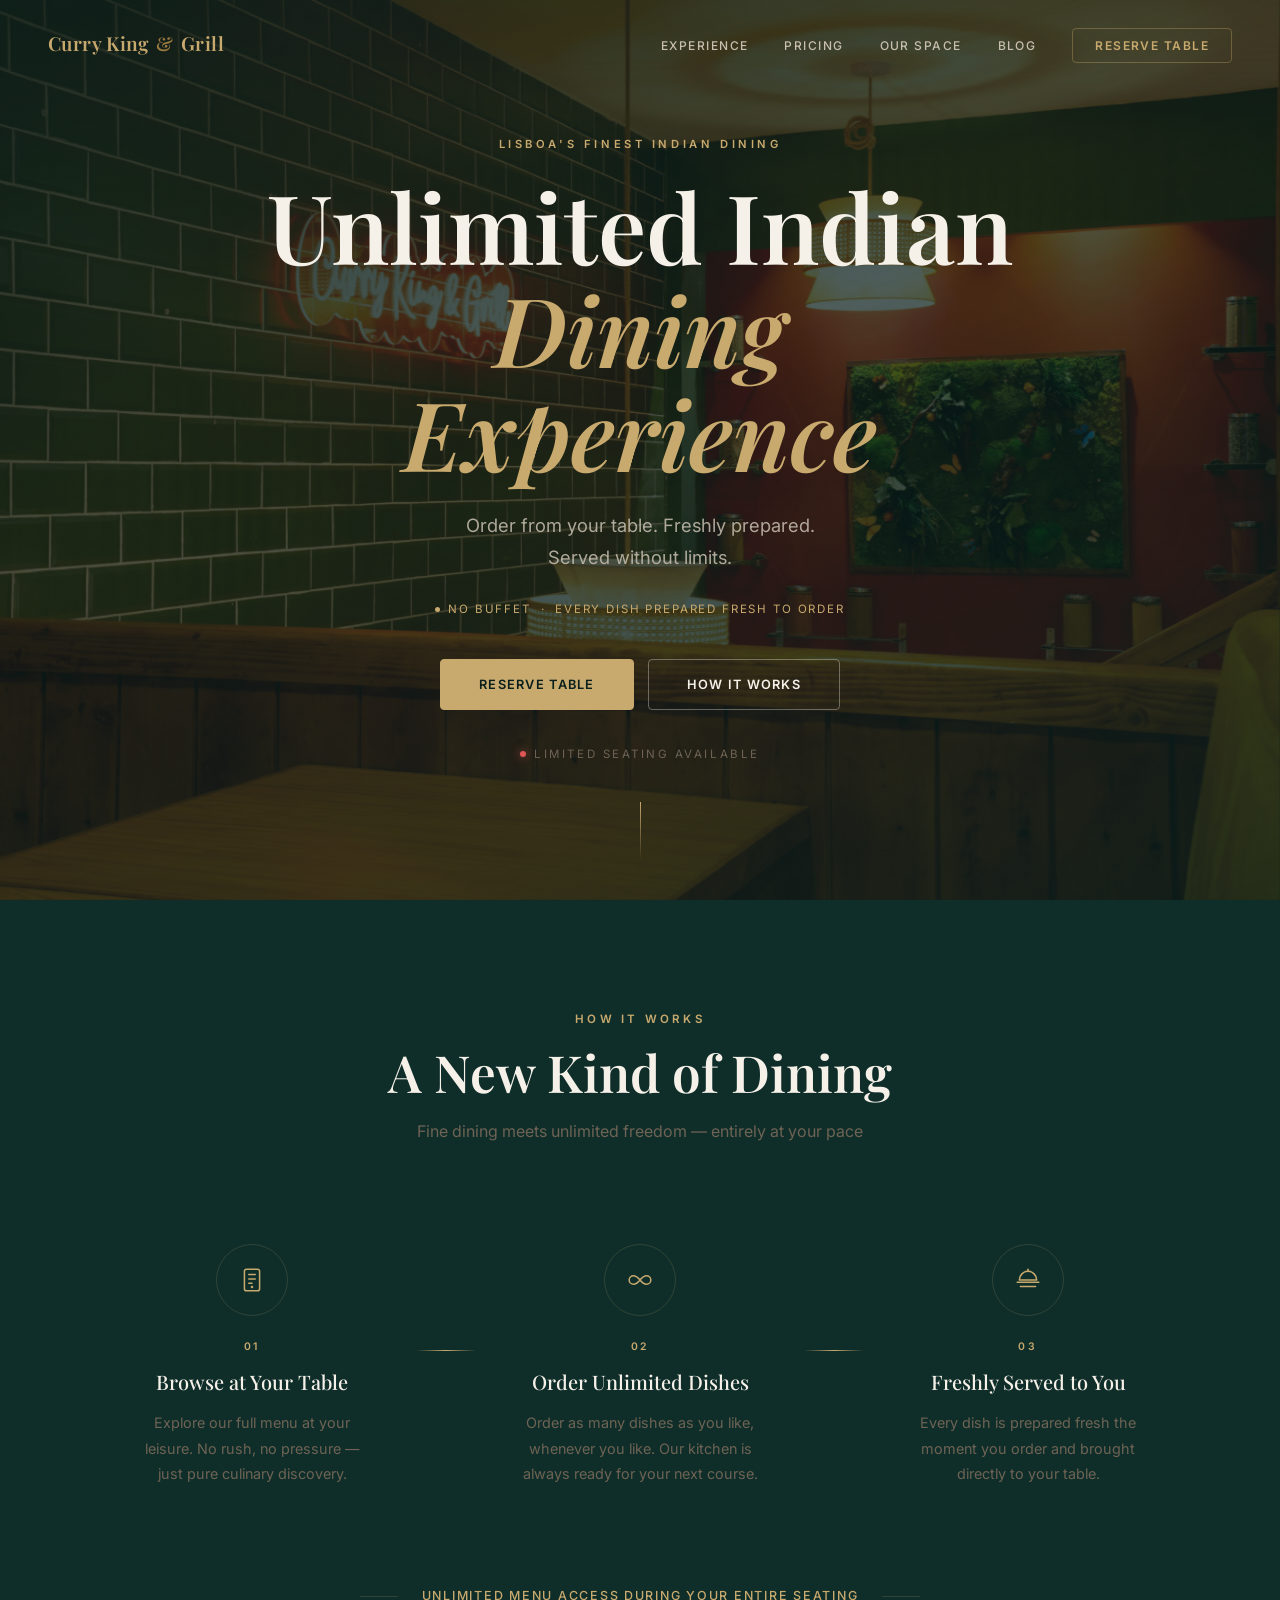
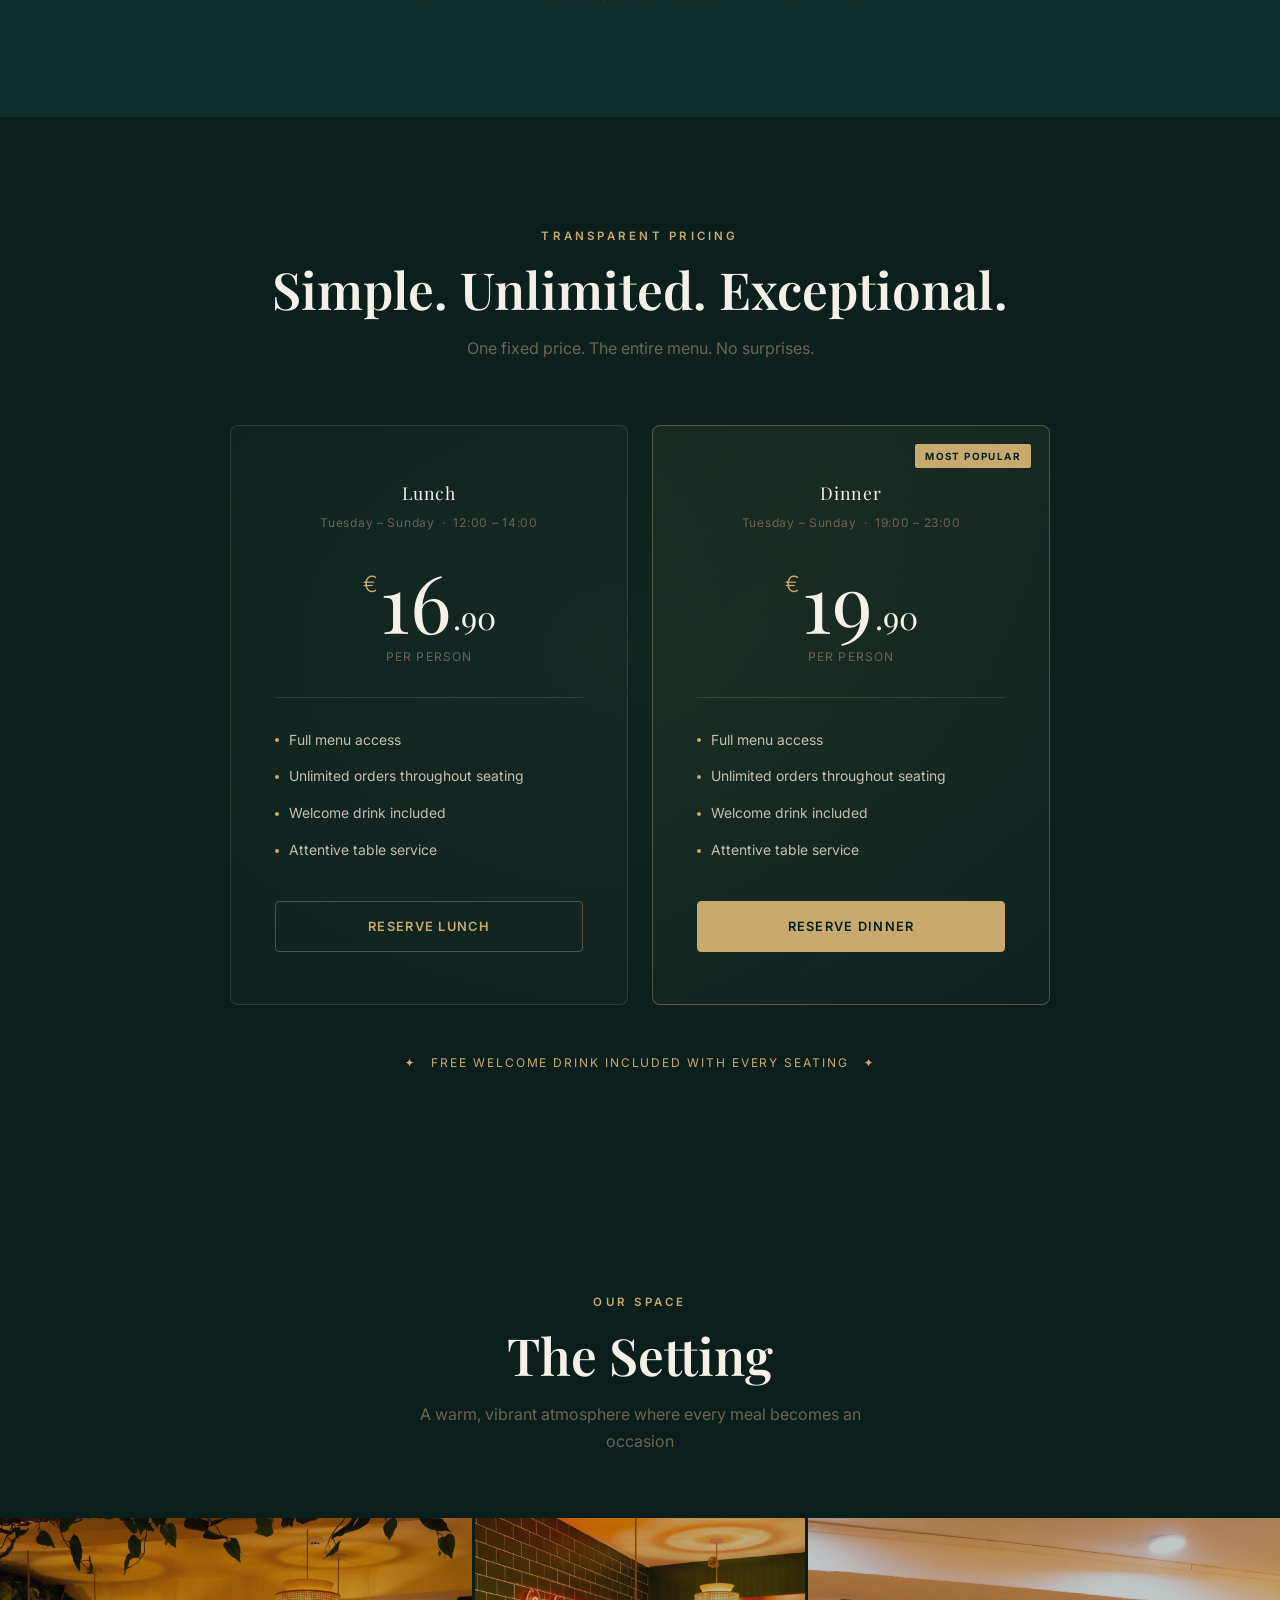
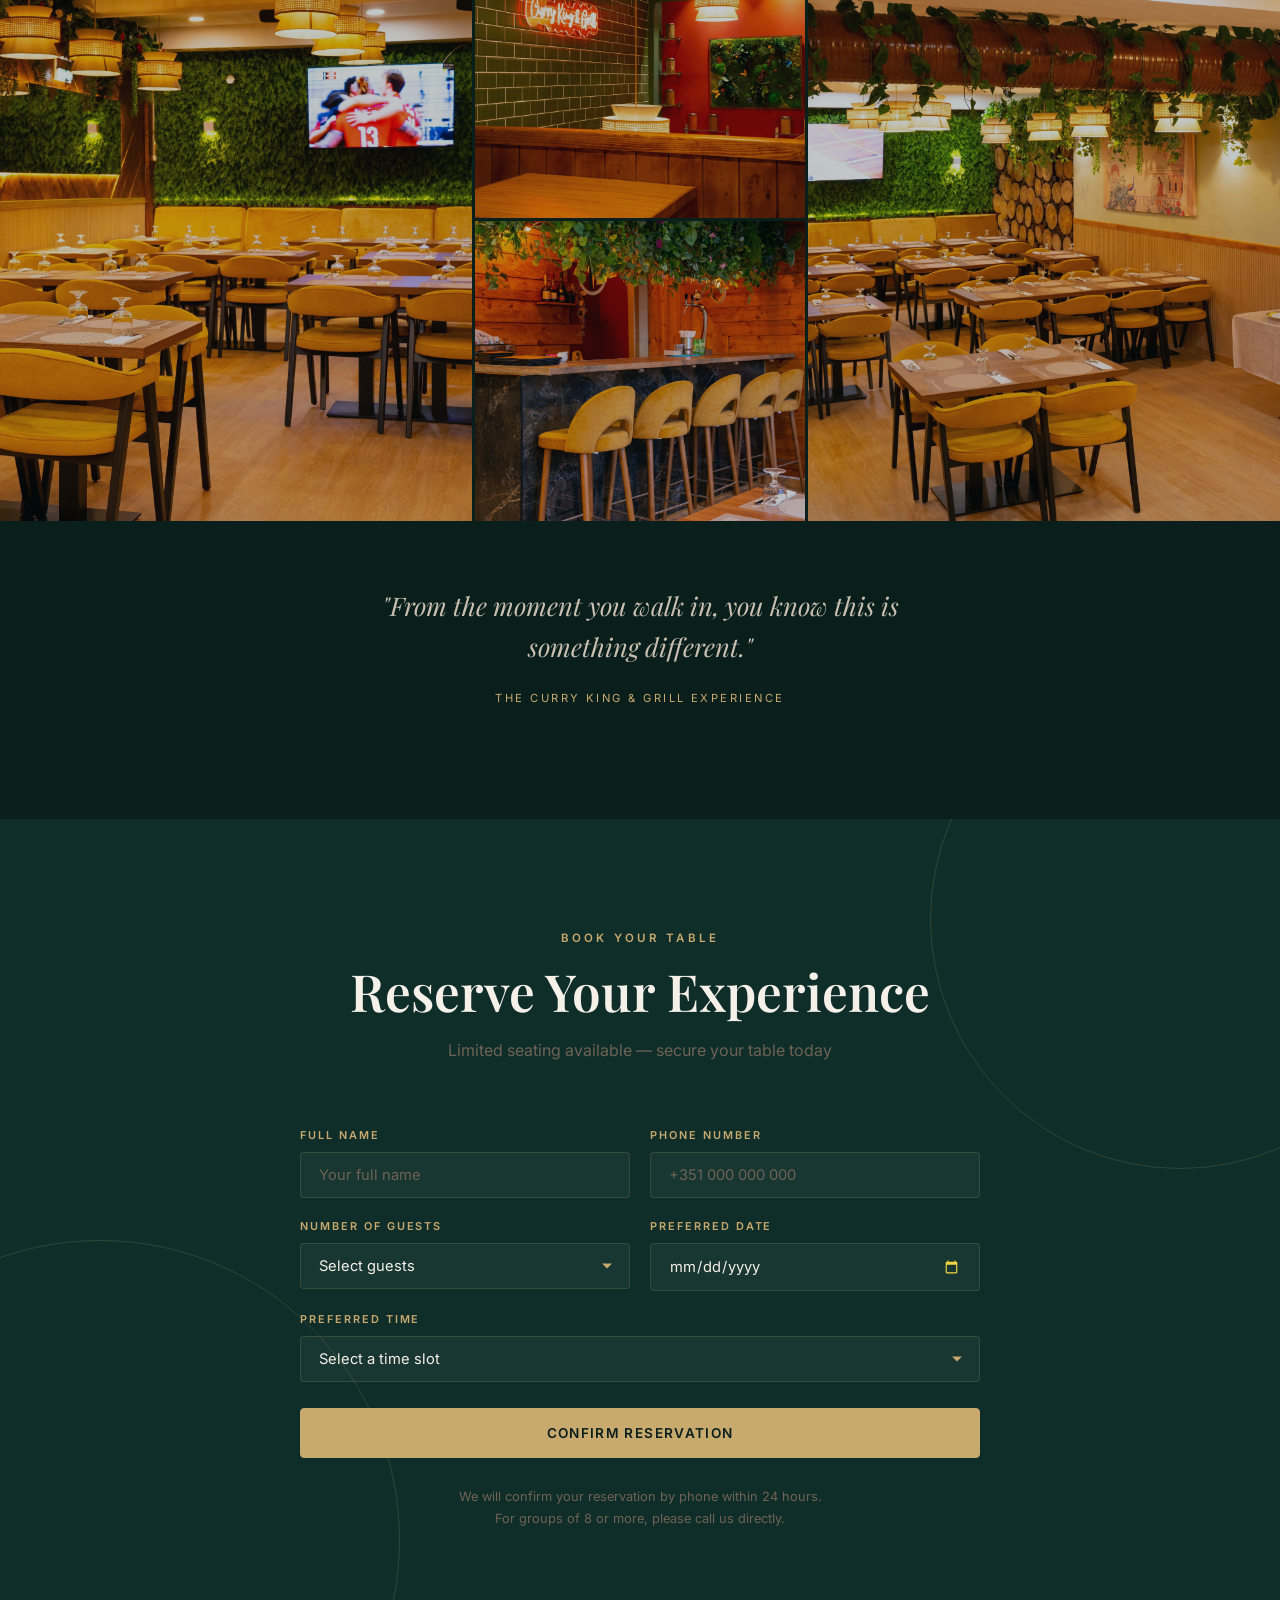
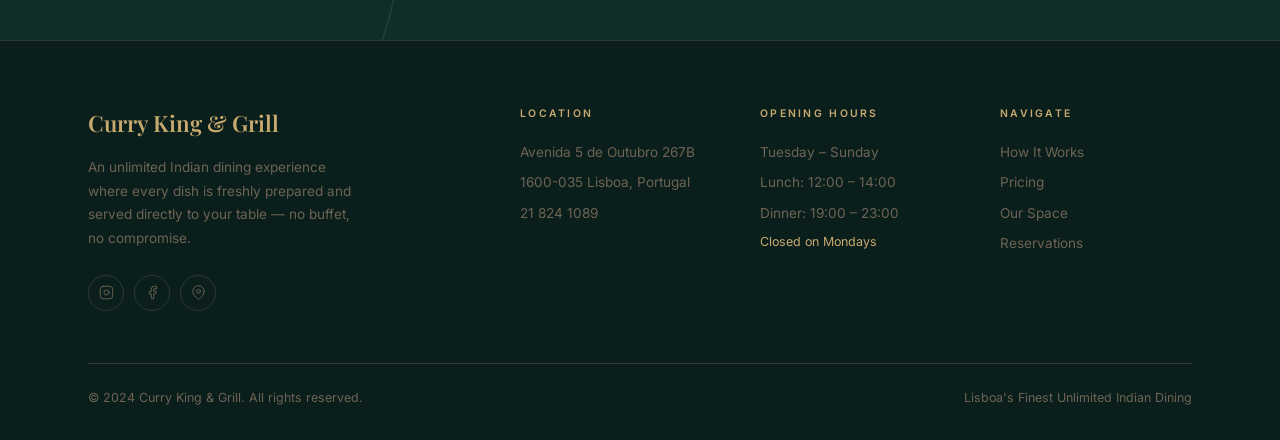
<file: index.html>
<!DOCTYPE html>
<html lang="en">
<head>
    <meta charset="UTF-8">
    <meta name="viewport" content="width=device-width, initial-scale=1.0">
    <title>Curry King & Grill — Unlimited Indian Dining</title>
    <meta name="description" content="Curry King & Grill — Premium unlimited Indian dining in Lisboa. Order from your table. Freshly prepared. Served without limits.">

    <!-- Google Fonts -->
    <link rel="preconnect" href="https://fonts.googleapis.com">
    <link rel="preconnect" href="https://fonts.gstatic.com" crossorigin>
    <link href="https://fonts.googleapis.com/css2?family=Playfair+Display:ital,wght@0,400;0,500;0,600;0,700;1,400;1,500&family=Inter:wght@300;400;500;600&display=swap" rel="stylesheet">

    <link rel="stylesheet" href="styles.css">
</head>
<body>

    <!-- ================================================
         NAVIGATION
    ================================================ -->
    <nav class="nav" id="nav">
        <div class="nav__container">
            <a href="#home" class="nav__logo">
                <span>Curry King</span> <span class="nav__logo-amp">&amp;</span> <span>Grill</span>
            </a>

            <!-- Mobile hamburger -->
            <button class="nav__toggle" id="navToggle" aria-label="Toggle navigation">
                <span></span>
                <span></span>
                <span></span>
            </button>

            <!-- Nav links -->
            <ul class="nav__links" id="navLinks">
                <li><a href="#experience" class="nav__link">Experience</a></li>
                <li><a href="#pricing" class="nav__link">Pricing</a></li>
                <li><a href="#ambience" class="nav__link">Our Space</a></li>
                <li><a href="blog.html" class="nav__link">Blog</a></li>
                <li><a href="#reservation" class="nav__cta">Reserve Table</a></li>
            </ul>
        </div>
    </nav>


    <!-- ================================================
         HERO SECTION
    ================================================ -->
    <section class="hero" id="home">
        <!-- Background image with overlay -->
        <div class="hero__bg">
            <img
                src="photos/DSC07465 (1) (1).jpg"
                alt="Curry King & Grill interior — neon sign"
                class="hero__img"
                loading="eager"
            >
            <div class="hero__overlay"></div>
        </div>

        <!-- Hero content -->
        <div class="hero__content">
            <p class="hero__eyebrow">Lisboa's Finest Indian Dining</p>

            <h1 class="hero__title">
                Unlimited Indian<br>
                <em>Dining Experience</em>
            </h1>

            <p class="hero__subtitle">
                Order from your table. Freshly prepared.<br>
                Served without limits.
            </p>

            <p class="hero__badge">
                <span class="badge-dot"></span>
                No buffet &nbsp;&middot;&nbsp; Every dish prepared fresh to order
            </p>

            <div class="hero__actions">
                <a href="#reservation" class="btn btn--primary">Reserve Table</a>
                <a href="#experience" class="btn btn--ghost">How It Works</a>
            </div>

            <p class="hero__urgency">
                <span class="urgency-pip"></span>
                Limited seating available
            </p>
        </div>

        <!-- Scroll indicator -->
        <div class="hero__scroll" aria-hidden="true">
            <span class="scroll-line"></span>
        </div>
    </section>


    <!-- ================================================
         EXPERIENCE SECTION — How It Works (3 steps)
    ================================================ -->
    <section class="experience" id="experience">
        <div class="container">

            <header class="section-header">
                <p class="section-label">How It Works</p>
                <h2 class="section-title">A New Kind of Dining</h2>
                <p class="section-subtitle">Fine dining meets unlimited freedom — entirely at your pace</p>
            </header>

            <div class="experience__steps">

                <!-- Step 1 -->
                <div class="experience__step reveal">
                    <div class="experience__icon">
                        <!-- Tablet / menu icon -->
                        <svg viewBox="0 0 24 24" fill="none" stroke="currentColor" stroke-width="1.4" stroke-linecap="round" stroke-linejoin="round" aria-hidden="true">
                            <rect x="5" y="2" width="14" height="20" rx="2"/>
                            <line x1="9" y1="7" x2="15" y2="7"/>
                            <line x1="9" y1="11" x2="15" y2="11"/>
                            <line x1="9" y1="15" x2="12" y2="15"/>
                            <circle cx="12" cy="18.5" r="0.5" fill="currentColor"/>
                        </svg>
                    </div>
                    <span class="experience__num">01</span>
                    <h3>Browse at Your Table</h3>
                    <p>Explore our full menu at your leisure. No rush, no pressure — just pure culinary discovery.</p>
                </div>

                <!-- Connector -->
                <div class="experience__connector" aria-hidden="true"></div>

                <!-- Step 2 -->
                <div class="experience__step reveal" style="--reveal-delay: 0.15s">
                    <div class="experience__icon">
                        <!-- Infinity / unlimited icon -->
                        <svg viewBox="0 0 24 24" fill="none" stroke="currentColor" stroke-width="1.4" stroke-linecap="round" stroke-linejoin="round" aria-hidden="true">
                            <path d="M12 12c-2-2.5-4-4-6-4a4 4 0 0 0 0 8c2 0 4-1.5 6-4z"/>
                            <path d="M12 12c2 2.5 4 4 6 4a4 4 0 0 0 0-8c-2 0-4 1.5-6 4z"/>
                        </svg>
                    </div>
                    <span class="experience__num">02</span>
                    <h3>Order Unlimited Dishes</h3>
                    <p>Order as many dishes as you like, whenever you like. Our kitchen is always ready for your next course.</p>
                </div>

                <!-- Connector -->
                <div class="experience__connector" aria-hidden="true"></div>

                <!-- Step 3 -->
                <div class="experience__step reveal" style="--reveal-delay: 0.3s">
                    <div class="experience__icon">
                        <!-- Cloche / serve icon -->
                        <svg viewBox="0 0 24 24" fill="none" stroke="currentColor" stroke-width="1.4" stroke-linecap="round" stroke-linejoin="round" aria-hidden="true">
                            <path d="M2 14h20"/>
                            <path d="M12 4a8 8 0 0 1 8 8H4a8 8 0 0 1 8-8z"/>
                            <line x1="12" y1="4" x2="12" y2="2"/>
                            <line x1="5" y1="18" x2="19" y2="18"/>
                        </svg>
                    </div>
                    <span class="experience__num">03</span>
                    <h3>Freshly Served to You</h3>
                    <p>Every dish is prepared fresh the moment you order and brought directly to your table.</p>
                </div>

            </div>

            <!-- Trust statement -->
            <div class="experience__trust reveal" style="--reveal-delay: 0.4s">
                <div class="trust-line"></div>
                <p>Unlimited menu access during your entire seating</p>
                <div class="trust-line"></div>
            </div>

        </div>
    </section>


    <!-- ================================================
         PRICING SECTION
    ================================================ -->
    <section class="pricing" id="pricing">
        <div class="container">

            <header class="section-header">
                <p class="section-label">Transparent Pricing</p>
                <h2 class="section-title">Simple. Unlimited. Exceptional.</h2>
                <p class="section-subtitle">One fixed price. The entire menu. No surprises.</p>
            </header>

            <div class="pricing__cards">

                <!-- Lunch card -->
                <div class="pricing__card reveal">
                    <p class="pricing__period">Lunch</p>
                    <p class="pricing__hours">Tuesday – Sunday &nbsp;&middot;&nbsp; 12:00 – 14:00</p>
                    <div class="pricing__price">
                        <sup class="pricing__currency">&euro;</sup>
                        <span class="pricing__amount">16</span>
                        <span class="pricing__decimal">.90</span>
                    </div>
                    <p class="pricing__per">per person</p>
                    <ul class="pricing__list">
                        <li>Full menu access</li>
                        <li>Unlimited orders throughout seating</li>
                        <li>Welcome drink included</li>
                        <li>Attentive table service</li>
                    </ul>
                    <a href="#reservation" class="btn btn--outline pricing__btn">Reserve Lunch</a>
                </div>

                <!-- Dinner card (featured) -->
                <div class="pricing__card pricing__card--featured reveal" style="--reveal-delay: 0.15s">
                    <span class="pricing__badge">Most Popular</span>
                    <p class="pricing__period">Dinner</p>
                    <p class="pricing__hours">Tuesday – Sunday &nbsp;&middot;&nbsp; 19:00 – 23:00</p>
                    <div class="pricing__price">
                        <sup class="pricing__currency">&euro;</sup>
                        <span class="pricing__amount">19</span>
                        <span class="pricing__decimal">.90</span>
                    </div>
                    <p class="pricing__per">per person</p>
                    <ul class="pricing__list">
                        <li>Full menu access</li>
                        <li>Unlimited orders throughout seating</li>
                        <li>Welcome drink included</li>
                        <li>Attentive table service</li>
                    </ul>
                    <a href="#reservation" class="btn btn--primary pricing__btn">Reserve Dinner</a>
                </div>

            </div>

            <!-- Welcome drink note -->
            <p class="pricing__note reveal" style="--reveal-delay: 0.25s">
                &#10022; &nbsp; Free welcome drink included with every seating &nbsp; &#10022;
            </p>

        </div>
    </section>


    <!-- ================================================
         AMBIENCE / OUR SPACE
    ================================================ -->
    <section class="ambience" id="ambience">
        <div class="container">
            <header class="section-header">
                <p class="section-label">Our Space</p>
                <h2 class="section-title">The Setting</h2>
                <p class="section-subtitle">A warm, vibrant atmosphere where every meal becomes an occasion</p>
            </header>
        </div>

        <!-- Photo mosaic -->
        <div class="ambience__mosaic">
            <!-- Large left -->
            <div class="ambience__photo ambience__photo--main reveal">
                <img src="photos/DSC07503 (1) (1).jpg" alt="Main dining room with living plant wall" loading="lazy">
                <div class="ambience__photo-overlay"></div>
            </div>
            <!-- Top centre -->
            <div class="ambience__photo reveal" style="--reveal-delay: 0.1s">
                <img src="photos/DSC07465 (1) (1).jpg" alt="Curry King & Grill neon sign" loading="lazy">
                <div class="ambience__photo-overlay"></div>
            </div>
            <!-- Bottom centre -->
            <div class="ambience__photo reveal" style="--reveal-delay: 0.2s">
                <img src="photos/DSC07510 (1) (1).jpg" alt="Bar area with marble counter" loading="lazy">
                <div class="ambience__photo-overlay"></div>
            </div>
            <!-- Large right -->
            <div class="ambience__photo ambience__photo--end reveal" style="--reveal-delay: 0.15s">
                <img src="photos/DSC07506 (1) (1).jpg" alt="Second dining area with peacock artwork" loading="lazy">
                <div class="ambience__photo-overlay"></div>
            </div>
        </div>

        <!-- Quote -->
        <div class="container">
            <blockquote class="ambience__quote reveal" style="--reveal-delay: 0.2s">
                <p>"From the moment you walk in, you know this is something different."</p>
                <cite>The Curry King &amp; Grill Experience</cite>
            </blockquote>
        </div>
    </section>


    <!-- ================================================
         RESERVATION SECTION
    ================================================ -->
    <section class="reservation" id="reservation">
        <div class="container">

            <header class="section-header">
                <p class="section-label">Book Your Table</p>
                <h2 class="section-title">Reserve Your Experience</h2>
                <p class="section-subtitle">Limited seating available — secure your table today</p>
            </header>

            <div class="reservation__wrap">

                <form class="reservation__form" id="reservationForm" novalidate>

                    <!-- Name -->
                    <div class="form-group">
                        <label for="fname">Full Name</label>
                        <input type="text" id="fname" name="fname" placeholder="Your full name" autocomplete="name">
                        <span class="form-error" id="fnameError">Please enter your name.</span>
                    </div>

                    <!-- Phone -->
                    <div class="form-group">
                        <label for="phone">Phone Number</label>
                        <input type="tel" id="phone" name="phone" placeholder="+351 000 000 000" autocomplete="tel">
                        <span class="form-error" id="phoneError">Please enter a valid phone number.</span>
                    </div>

                    <!-- Guests -->
                    <div class="form-group">
                        <label for="guests">Number of Guests</label>
                        <div class="select-wrap">
                            <select id="guests" name="guests">
                                <option value="" disabled selected>Select guests</option>
                                <option value="1">1 Guest</option>
                                <option value="2">2 Guests</option>
                                <option value="3">3 Guests</option>
                                <option value="4">4 Guests</option>
                                <option value="5">5 Guests</option>
                                <option value="6">6 Guests</option>
                                <option value="7">7 Guests</option>
                                <option value="8+">8+ Guests (call us)</option>
                            </select>
                        </div>
                        <span class="form-error" id="guestsError">Please select number of guests.</span>
                    </div>

                    <!-- Date -->
                    <div class="form-group">
                        <label for="date">Preferred Date</label>
                        <input type="date" id="date" name="date">
                        <span class="form-error" id="dateError">Please select a date.</span>
                    </div>

                    <!-- Time (full width) -->
                    <div class="form-group form-group--full">
                        <label for="time">Preferred Time</label>
                        <div class="select-wrap">
                            <select id="time" name="time">
                                <option value="" disabled selected>Select a time slot</option>
                                <optgroup label="Lunch — 12:00 to 14:00">
                                    <option value="12:00">12:00</option>
                                    <option value="12:30">12:30</option>
                                    <option value="13:00">13:00</option>
                                    <option value="13:30">13:30</option>
                                </optgroup>
                                <optgroup label="Dinner — 19:00 to 23:00">
                                    <option value="19:00">19:00</option>
                                    <option value="19:30">19:30</option>
                                    <option value="20:00">20:00</option>
                                    <option value="20:30">20:30</option>
                                    <option value="21:00">21:00</option>
                                    <option value="21:30">21:30</option>
                                </optgroup>
                            </select>
                        </div>
                        <span class="form-error" id="timeError">Please select a time slot.</span>
                    </div>

                    <!-- Submit -->
                    <button type="submit" class="btn btn--primary form-group--full reservation__submit">
                        Confirm Reservation
                    </button>

                </form>

                <p class="reservation__note">
                    We will confirm your reservation by phone within 24 hours.<br>
                    For groups of 8 or more, please call us directly.
                </p>

            </div>
        </div>
    </section>


    <!-- ================================================
         FOOTER
    ================================================ -->
    <footer class="footer">
        <div class="container">

            <div class="footer__grid">

                <!-- Brand column -->
                <div class="footer__brand">
                    <h3 class="footer__logo">Curry King &amp; Grill</h3>
                    <p class="footer__tagline">
                        An unlimited Indian dining experience where every dish is freshly prepared and served directly to your table — no buffet, no compromise.
                    </p>
                    <div class="footer__social">
                        <a href="https://www.instagram.com/currykingngrill/" target="_blank" rel="noopener noreferrer" aria-label="Instagram">
                            <svg viewBox="0 0 24 24" fill="none" stroke="currentColor" stroke-width="1.5" stroke-linecap="round" stroke-linejoin="round">
                                <rect x="2" y="2" width="20" height="20" rx="5"/>
                                <circle cx="12" cy="12" r="4"/>
                                <circle cx="17.5" cy="6.5" r="0.5" fill="currentColor" stroke="none"/>
                            </svg>
                        </a>
                        <a href="https://www.facebook.com/currykingngrill" target="_blank" rel="noopener noreferrer" aria-label="Facebook">
                            <svg viewBox="0 0 24 24" fill="none" stroke="currentColor" stroke-width="1.5" stroke-linecap="round" stroke-linejoin="round">
                                <path d="M18 2h-3a5 5 0 0 0-5 5v3H7v4h3v8h4v-8h3l1-4h-4V7a1 1 0 0 1 1-1h3z"/>
                            </svg>
                        </a>
                        <a href="https://maps.google.com/?q=Avenida+5+de+Outubro+267B,+1600-035+Lisboa" target="_blank" rel="noopener noreferrer" aria-label="Google Maps">
                            <svg viewBox="0 0 24 24" fill="none" stroke="currentColor" stroke-width="1.5" stroke-linecap="round" stroke-linejoin="round">
                                <path d="M21 10c0 7-9 13-9 13S3 17 3 10a9 9 0 0 1 18 0z"/>
                                <circle cx="12" cy="10" r="3"/>
                            </svg>
                        </a>
                    </div>
                </div>

                <!-- Location -->
                <div class="footer__col">
                    <h4>Location</h4>
                    <ul>
                        <li>Avenida 5 de Outubro 267B</li>
                        <li>1600-035 Lisboa, Portugal</li>
                        <li><a href="tel:+351218241089">21 824 1089</a></li>
                    </ul>
                </div>

                <!-- Hours -->
                <div class="footer__col">
                    <h4>Opening Hours</h4>
                    <ul>
                        <li>Tuesday – Sunday</li>
                        <li>Lunch: 12:00 – 14:00</li>
                        <li>Dinner: 19:00 – 23:00</li>
                        <li class="footer__open-badge">Closed on Mondays</li>
                    </ul>
                </div>

                <!-- Quick links -->
                <div class="footer__col">
                    <h4>Navigate</h4>
                    <ul>
                        <li><a href="#experience">How It Works</a></li>
                        <li><a href="#pricing">Pricing</a></li>
                        <li><a href="#ambience">Our Space</a></li>
                        <li><a href="#reservation">Reservations</a></li>
                    </ul>
                </div>

            </div>

            <!-- Footer bottom bar -->
            <div class="footer__bottom">
                <p>&copy; 2024 Curry King &amp; Grill. All rights reserved.</p>
                <p>Lisboa's Finest Unlimited Indian Dining</p>
            </div>

        </div>
    </footer>


    <!-- ================================================
         FLOATING RESERVE BUTTON
    ================================================ -->
    <button class="float-btn" id="floatBtn" aria-label="Reserve a table">
        Reserve
    </button>


    <!-- ================================================
         SUCCESS TOAST
    ================================================ -->
    <div class="toast" id="toast" role="status" aria-live="polite">
        <div class="toast__icon">&#10003;</div>
        <div>
            <p class="toast__title">Reservation Requested</p>
            <p class="toast__desc">We&rsquo;ll confirm by phone within 24 hours.</p>
        </div>
    </div>


    <script src="script.js"></script>
</body>
</html>
</file>
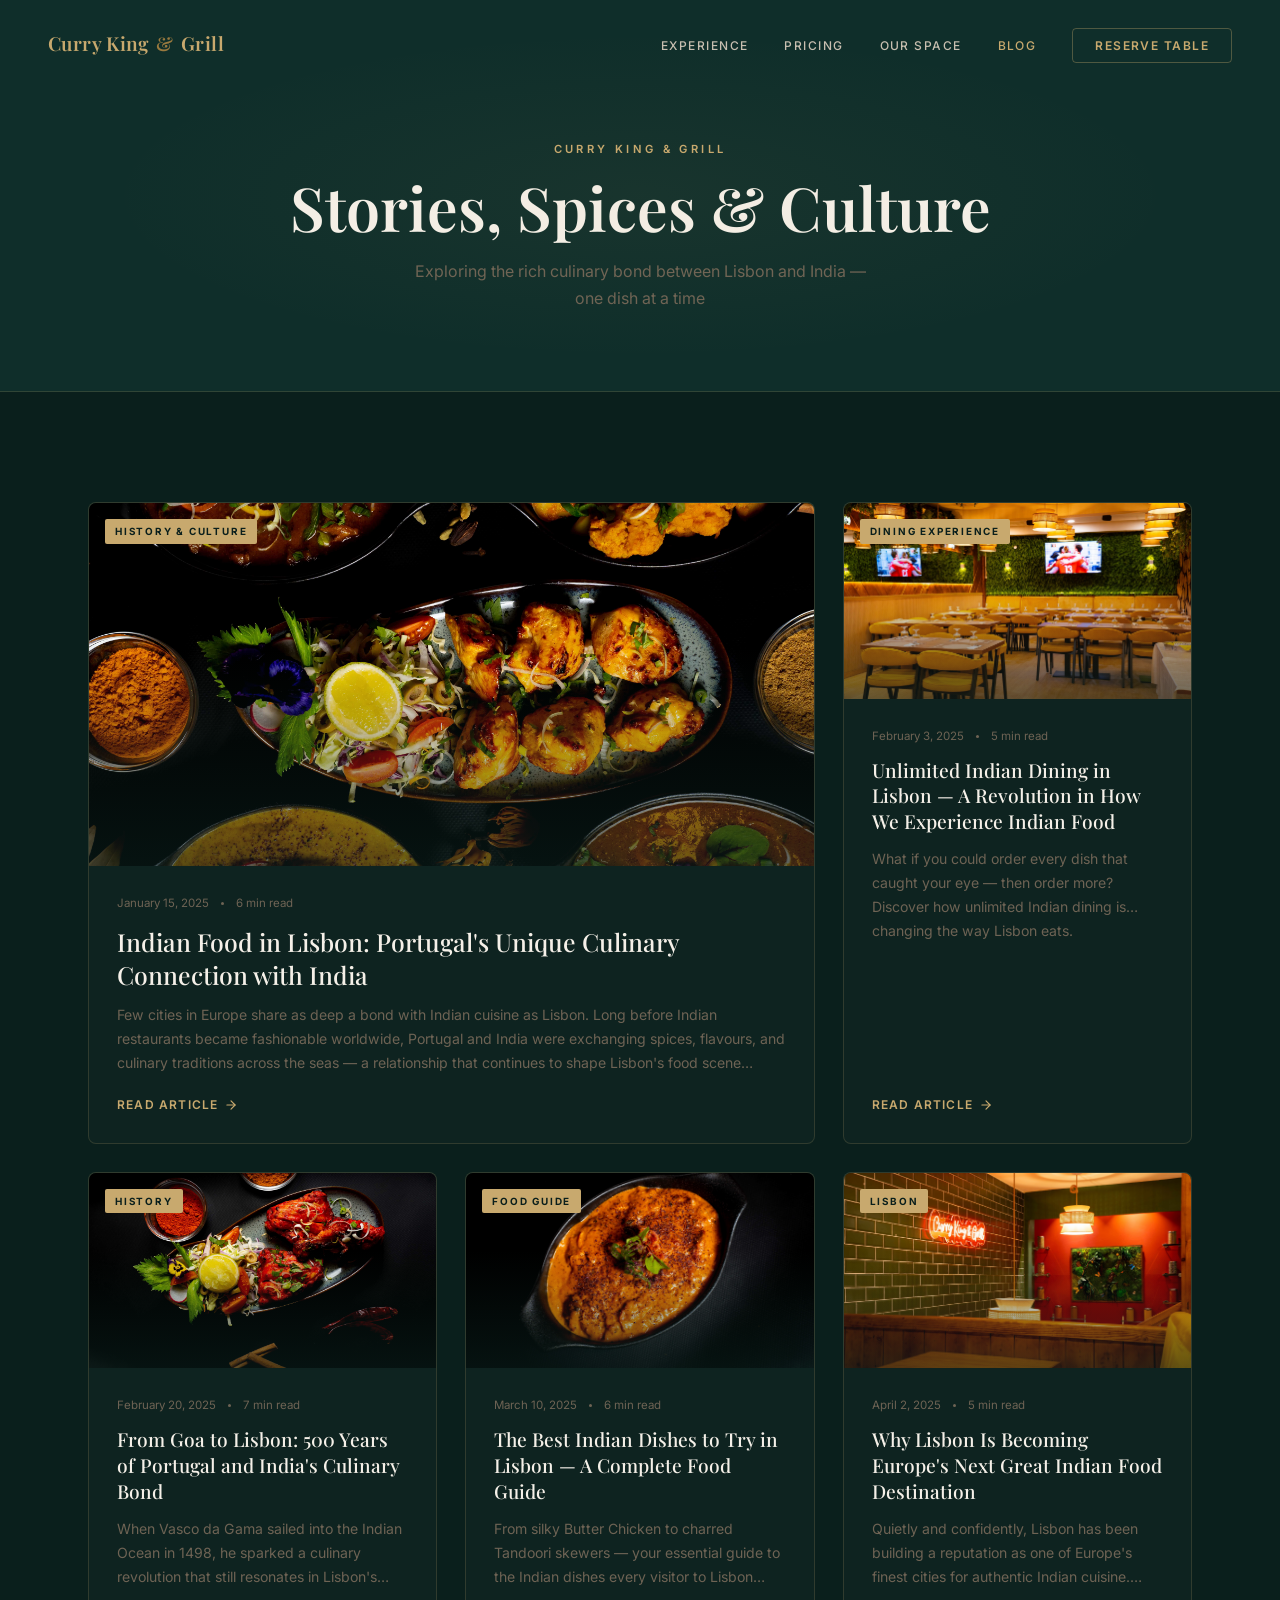
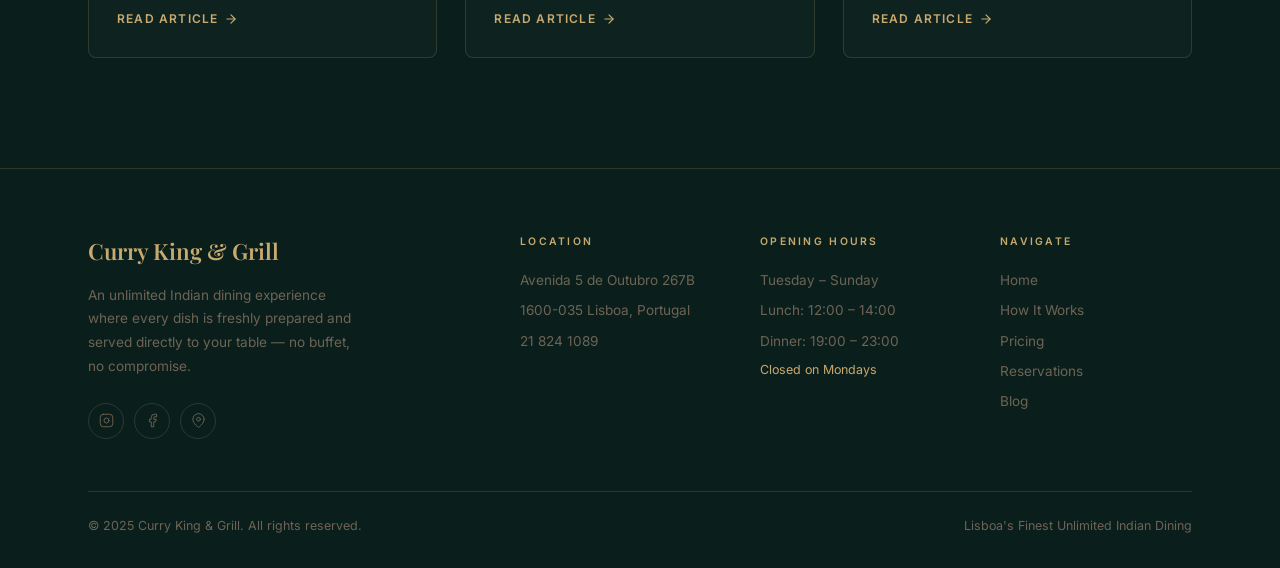
<file: blog.html>
<!DOCTYPE html>
<html lang="en">
<head>
    <meta charset="UTF-8">
    <meta name="viewport" content="width=device-width, initial-scale=1.0">
    <title>Blog — Indian Food, Lisbon & Culture | Curry King & Grill</title>
    <meta name="description" content="Explore articles about Indian cuisine in Lisbon, Portugal's unique culinary connection with India, the best Indian dishes to try, and the history behind the spices.">
    <meta name="keywords" content="indian food lisbon, indian cuisine portugal, lisbon food blog, indian restaurant lisbon, indian food culture">
    <link rel="canonical" href="https://curryking.pt/blog.html">

    <!-- Open Graph -->
    <meta property="og:title" content="Blog — Indian Food, Lisbon & Culture | Curry King & Grill">
    <meta property="og:description" content="Explore articles about Indian cuisine in Lisbon, Portugal's unique culinary connection with India, and the best Indian dishes to try.">
    <meta property="og:type" content="website">
    <meta property="og:url" content="https://curryking.pt/blog.html">
    <meta property="og:image" content="https://curryking.pt/photos/DSC08992 (1).jpg">

    <link rel="preconnect" href="https://fonts.googleapis.com">
    <link rel="preconnect" href="https://fonts.gstatic.com" crossorigin>
    <link href="https://fonts.googleapis.com/css2?family=Playfair+Display:ital,wght@0,400;0,500;0,600;0,700;1,400;1,500&family=Inter:wght@300;400;500;600&display=swap" rel="stylesheet">
    <link rel="stylesheet" href="styles.css">
    <link rel="stylesheet" href="blog.css">
</head>
<body>

    <!-- NAVIGATION -->
    <nav class="nav scrolled" id="nav">
        <div class="nav__container">
            <a href="index.html" class="nav__logo">
                <span>Curry King</span> <span class="nav__logo-amp">&amp;</span> <span>Grill</span>
            </a>
            <button class="nav__toggle" id="navToggle" aria-label="Toggle navigation">
                <span></span><span></span><span></span>
            </button>
            <ul class="nav__links" id="navLinks">
                <li><a href="index.html#experience" class="nav__link">Experience</a></li>
                <li><a href="index.html#pricing" class="nav__link">Pricing</a></li>
                <li><a href="index.html#ambience" class="nav__link">Our Space</a></li>
                <li><a href="blog.html" class="nav__link" style="color: var(--clr-gold)">Blog</a></li>
                <li><a href="index.html#reservation" class="nav__cta">Reserve Table</a></li>
            </ul>
        </div>
    </nav>

    <!-- BLOG HERO -->
    <div class="blog-hero">
        <div class="container">
            <span class="blog-hero__label">Curry King &amp; Grill</span>
            <h1 class="blog-hero__title">Stories, Spices &amp; Culture</h1>
            <p class="blog-hero__subtitle">Exploring the rich culinary bond between Lisbon and India — one dish at a time</p>
        </div>
    </div>

    <!-- ARTICLES GRID -->
    <section class="blog-section">
        <div class="container">
            <div class="blog-grid">

                <!-- Featured article -->
                <a href="blog/indian-food-lisbon-portugal-connection.html" class="blog-card blog-card--featured reveal">
                    <div class="blog-card__img-wrap">
                        <img src="photos/DSC08992 (1).jpg" alt="Indian dishes spread — Curry King & Grill Lisbon" loading="lazy">
                        <div class="blog-card__img-overlay"></div>
                        <span class="blog-card__cat">History &amp; Culture</span>
                    </div>
                    <div class="blog-card__body">
                        <div class="blog-card__meta">
                            <span>January 15, 2025</span>
                            <span class="blog-card__meta-dot"></span>
                            <span>6 min read</span>
                        </div>
                        <h2 class="blog-card__title">Indian Food in Lisbon: Portugal's Unique Culinary Connection with India</h2>
                        <p class="blog-card__excerpt">Few cities in Europe share as deep a bond with Indian cuisine as Lisbon. Long before Indian restaurants became fashionable worldwide, Portugal and India were exchanging spices, flavours, and culinary traditions across the seas — a relationship that continues to shape Lisbon's food scene today.</p>
                        <span class="blog-card__link">
                            Read Article
                            <svg viewBox="0 0 24 24" fill="none" stroke="currentColor" stroke-width="2" stroke-linecap="round" stroke-linejoin="round"><line x1="5" y1="12" x2="19" y2="12"/><polyline points="12 5 19 12 12 19"/></svg>
                        </span>
                    </div>
                </a>

                <!-- Article 2 -->
                <a href="blog/unlimited-indian-dining-lisbon.html" class="blog-card reveal" style="--reveal-delay: 0.1s">
                    <div class="blog-card__img-wrap">
                        <img src="photos/DSC07503 (1) (1).jpg" alt="Curry King & Grill dining room" loading="lazy">
                        <div class="blog-card__img-overlay"></div>
                        <span class="blog-card__cat">Dining Experience</span>
                    </div>
                    <div class="blog-card__body">
                        <div class="blog-card__meta">
                            <span>February 3, 2025</span>
                            <span class="blog-card__meta-dot"></span>
                            <span>5 min read</span>
                        </div>
                        <h2 class="blog-card__title">Unlimited Indian Dining in Lisbon — A Revolution in How We Experience Indian Food</h2>
                        <p class="blog-card__excerpt">What if you could order every dish that caught your eye — then order more? Discover how unlimited Indian dining is changing the way Lisbon eats.</p>
                        <span class="blog-card__link">
                            Read Article
                            <svg viewBox="0 0 24 24" fill="none" stroke="currentColor" stroke-width="2" stroke-linecap="round" stroke-linejoin="round"><line x1="5" y1="12" x2="19" y2="12"/><polyline points="12 5 19 12 12 19"/></svg>
                        </span>
                    </div>
                </a>

                <!-- Article 3 -->
                <a href="blog/goa-lisbon-portugal-india-culinary-history.html" class="blog-card reveal" style="--reveal-delay: 0.15s">
                    <div class="blog-card__img-wrap">
                        <img src="photos/DSC08837 (1).jpg" alt="Tandoori chicken — Indian spice tradition" loading="lazy">
                        <div class="blog-card__img-overlay"></div>
                        <span class="blog-card__cat">History</span>
                    </div>
                    <div class="blog-card__body">
                        <div class="blog-card__meta">
                            <span>February 20, 2025</span>
                            <span class="blog-card__meta-dot"></span>
                            <span>7 min read</span>
                        </div>
                        <h2 class="blog-card__title">From Goa to Lisbon: 500 Years of Portugal and India's Culinary Bond</h2>
                        <p class="blog-card__excerpt">When Vasco da Gama sailed into the Indian Ocean in 1498, he sparked a culinary revolution that still resonates in Lisbon's kitchens and restaurants today.</p>
                        <span class="blog-card__link">
                            Read Article
                            <svg viewBox="0 0 24 24" fill="none" stroke="currentColor" stroke-width="2" stroke-linecap="round" stroke-linejoin="round"><line x1="5" y1="12" x2="19" y2="12"/><polyline points="12 5 19 12 12 19"/></svg>
                        </span>
                    </div>
                </a>

                <!-- Article 4 -->
                <a href="blog/best-indian-dishes-lisbon-food-guide.html" class="blog-card reveal" style="--reveal-delay: 0.2s">
                    <div class="blog-card__img-wrap">
                        <img src="photos/DSC09037 (1).jpg" alt="Butter chicken curry" loading="lazy">
                        <div class="blog-card__img-overlay"></div>
                        <span class="blog-card__cat">Food Guide</span>
                    </div>
                    <div class="blog-card__body">
                        <div class="blog-card__meta">
                            <span>March 10, 2025</span>
                            <span class="blog-card__meta-dot"></span>
                            <span>6 min read</span>
                        </div>
                        <h2 class="blog-card__title">The Best Indian Dishes to Try in Lisbon — A Complete Food Guide</h2>
                        <p class="blog-card__excerpt">From silky Butter Chicken to charred Tandoori skewers — your essential guide to the Indian dishes every visitor to Lisbon must try at least once.</p>
                        <span class="blog-card__link">
                            Read Article
                            <svg viewBox="0 0 24 24" fill="none" stroke="currentColor" stroke-width="2" stroke-linecap="round" stroke-linejoin="round"><line x1="5" y1="12" x2="19" y2="12"/><polyline points="12 5 19 12 12 19"/></svg>
                        </span>
                    </div>
                </a>

                <!-- Article 5 -->
                <a href="blog/lisbon-indian-food-destination-europe.html" class="blog-card reveal" style="--reveal-delay: 0.25s">
                    <div class="blog-card__img-wrap">
                        <img src="photos/DSC07465 (1) (1).jpg" alt="Curry King & Grill — Lisbon's Indian dining destination" loading="lazy">
                        <div class="blog-card__img-overlay"></div>
                        <span class="blog-card__cat">Lisbon</span>
                    </div>
                    <div class="blog-card__body">
                        <div class="blog-card__meta">
                            <span>April 2, 2025</span>
                            <span class="blog-card__meta-dot"></span>
                            <span>5 min read</span>
                        </div>
                        <h2 class="blog-card__title">Why Lisbon Is Becoming Europe's Next Great Indian Food Destination</h2>
                        <p class="blog-card__excerpt">Quietly and confidently, Lisbon has been building a reputation as one of Europe's finest cities for authentic Indian cuisine. Here's why food lovers are taking notice.</p>
                        <span class="blog-card__link">
                            Read Article
                            <svg viewBox="0 0 24 24" fill="none" stroke="currentColor" stroke-width="2" stroke-linecap="round" stroke-linejoin="round"><line x1="5" y1="12" x2="19" y2="12"/><polyline points="12 5 19 12 12 19"/></svg>
                        </span>
                    </div>
                </a>

            </div>
        </div>
    </section>

    <!-- FOOTER -->
    <footer class="footer">
        <div class="container">
            <div class="footer__grid">
                <div class="footer__brand">
                    <h3 class="footer__logo">Curry King &amp; Grill</h3>
                    <p class="footer__tagline">An unlimited Indian dining experience where every dish is freshly prepared and served directly to your table — no buffet, no compromise.</p>
                    <div class="footer__social">
                        <a href="https://www.instagram.com/currykingngrill/" target="_blank" rel="noopener noreferrer" aria-label="Instagram">
                            <svg viewBox="0 0 24 24" fill="none" stroke="currentColor" stroke-width="1.5" stroke-linecap="round" stroke-linejoin="round"><rect x="2" y="2" width="20" height="20" rx="5"/><circle cx="12" cy="12" r="4"/><circle cx="17.5" cy="6.5" r="0.5" fill="currentColor" stroke="none"/></svg>
                        </a>
                        <a href="https://www.facebook.com/currykingngrill" target="_blank" rel="noopener noreferrer" aria-label="Facebook">
                            <svg viewBox="0 0 24 24" fill="none" stroke="currentColor" stroke-width="1.5" stroke-linecap="round" stroke-linejoin="round"><path d="M18 2h-3a5 5 0 0 0-5 5v3H7v4h3v8h4v-8h3l1-4h-4V7a1 1 0 0 1 1-1h3z"/></svg>
                        </a>
                        <a href="https://maps.google.com/?q=Avenida+5+de+Outubro+267B,+1600-035+Lisboa" target="_blank" rel="noopener noreferrer" aria-label="Google Maps">
                            <svg viewBox="0 0 24 24" fill="none" stroke="currentColor" stroke-width="1.5" stroke-linecap="round" stroke-linejoin="round"><path d="M21 10c0 7-9 13-9 13S3 17 3 10a9 9 0 0 1 18 0z"/><circle cx="12" cy="10" r="3"/></svg>
                        </a>
                    </div>
                </div>
                <div class="footer__col">
                    <h4>Location</h4>
                    <ul>
                        <li>Avenida 5 de Outubro 267B</li>
                        <li>1600-035 Lisboa, Portugal</li>
                        <li><a href="tel:+351218241089">21 824 1089</a></li>
                    </ul>
                </div>
                <div class="footer__col">
                    <h4>Opening Hours</h4>
                    <ul>
                        <li>Tuesday – Sunday</li>
                        <li>Lunch: 12:00 – 14:00</li>
                        <li>Dinner: 19:00 – 23:00</li>
                        <li class="footer__open-badge">Closed on Mondays</li>
                    </ul>
                </div>
                <div class="footer__col">
                    <h4>Navigate</h4>
                    <ul>
                        <li><a href="index.html">Home</a></li>
                        <li><a href="index.html#experience">How It Works</a></li>
                        <li><a href="index.html#pricing">Pricing</a></li>
                        <li><a href="index.html#reservation">Reservations</a></li>
                        <li><a href="blog.html">Blog</a></li>
                    </ul>
                </div>
            </div>
            <div class="footer__bottom">
                <p>&copy; 2025 Curry King &amp; Grill. All rights reserved.</p>
                <p>Lisboa's Finest Unlimited Indian Dining</p>
            </div>
        </div>
    </footer>

    <script src="script.js"></script>
</body>
</html>
</file>
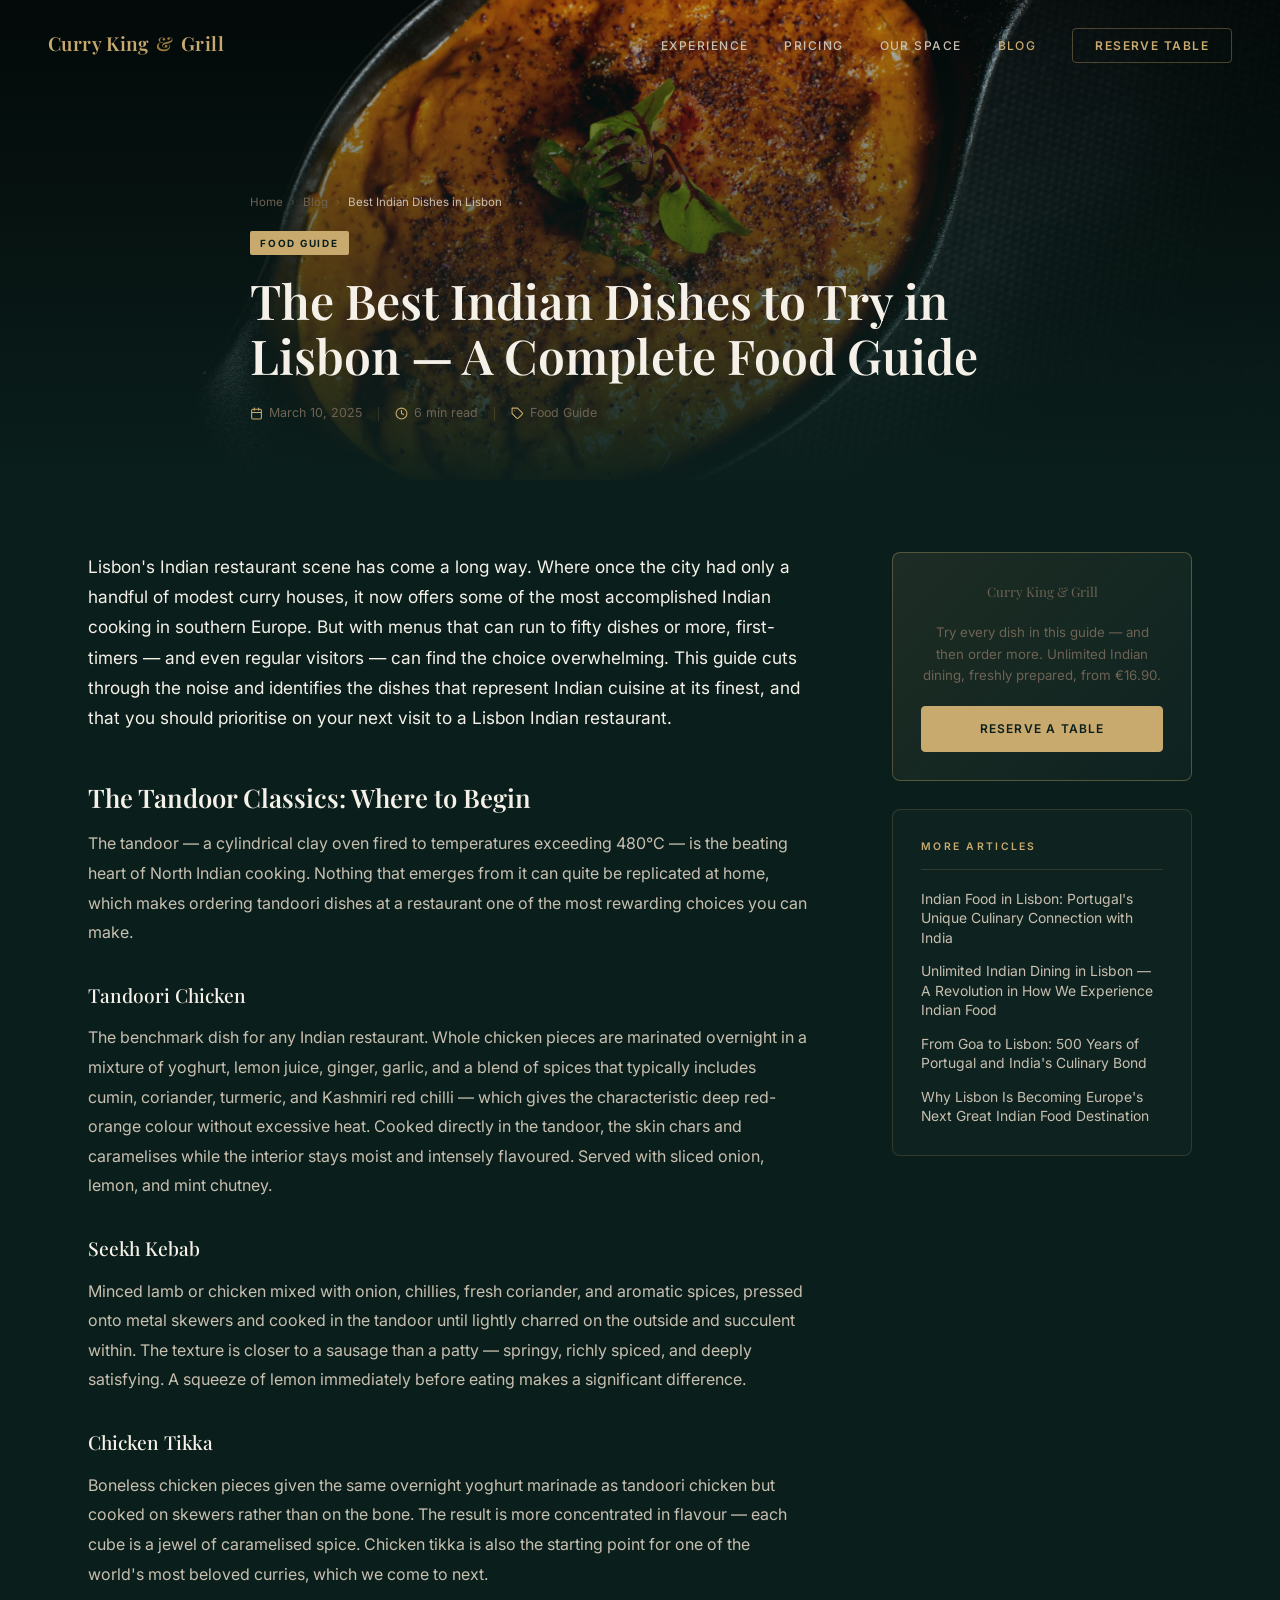
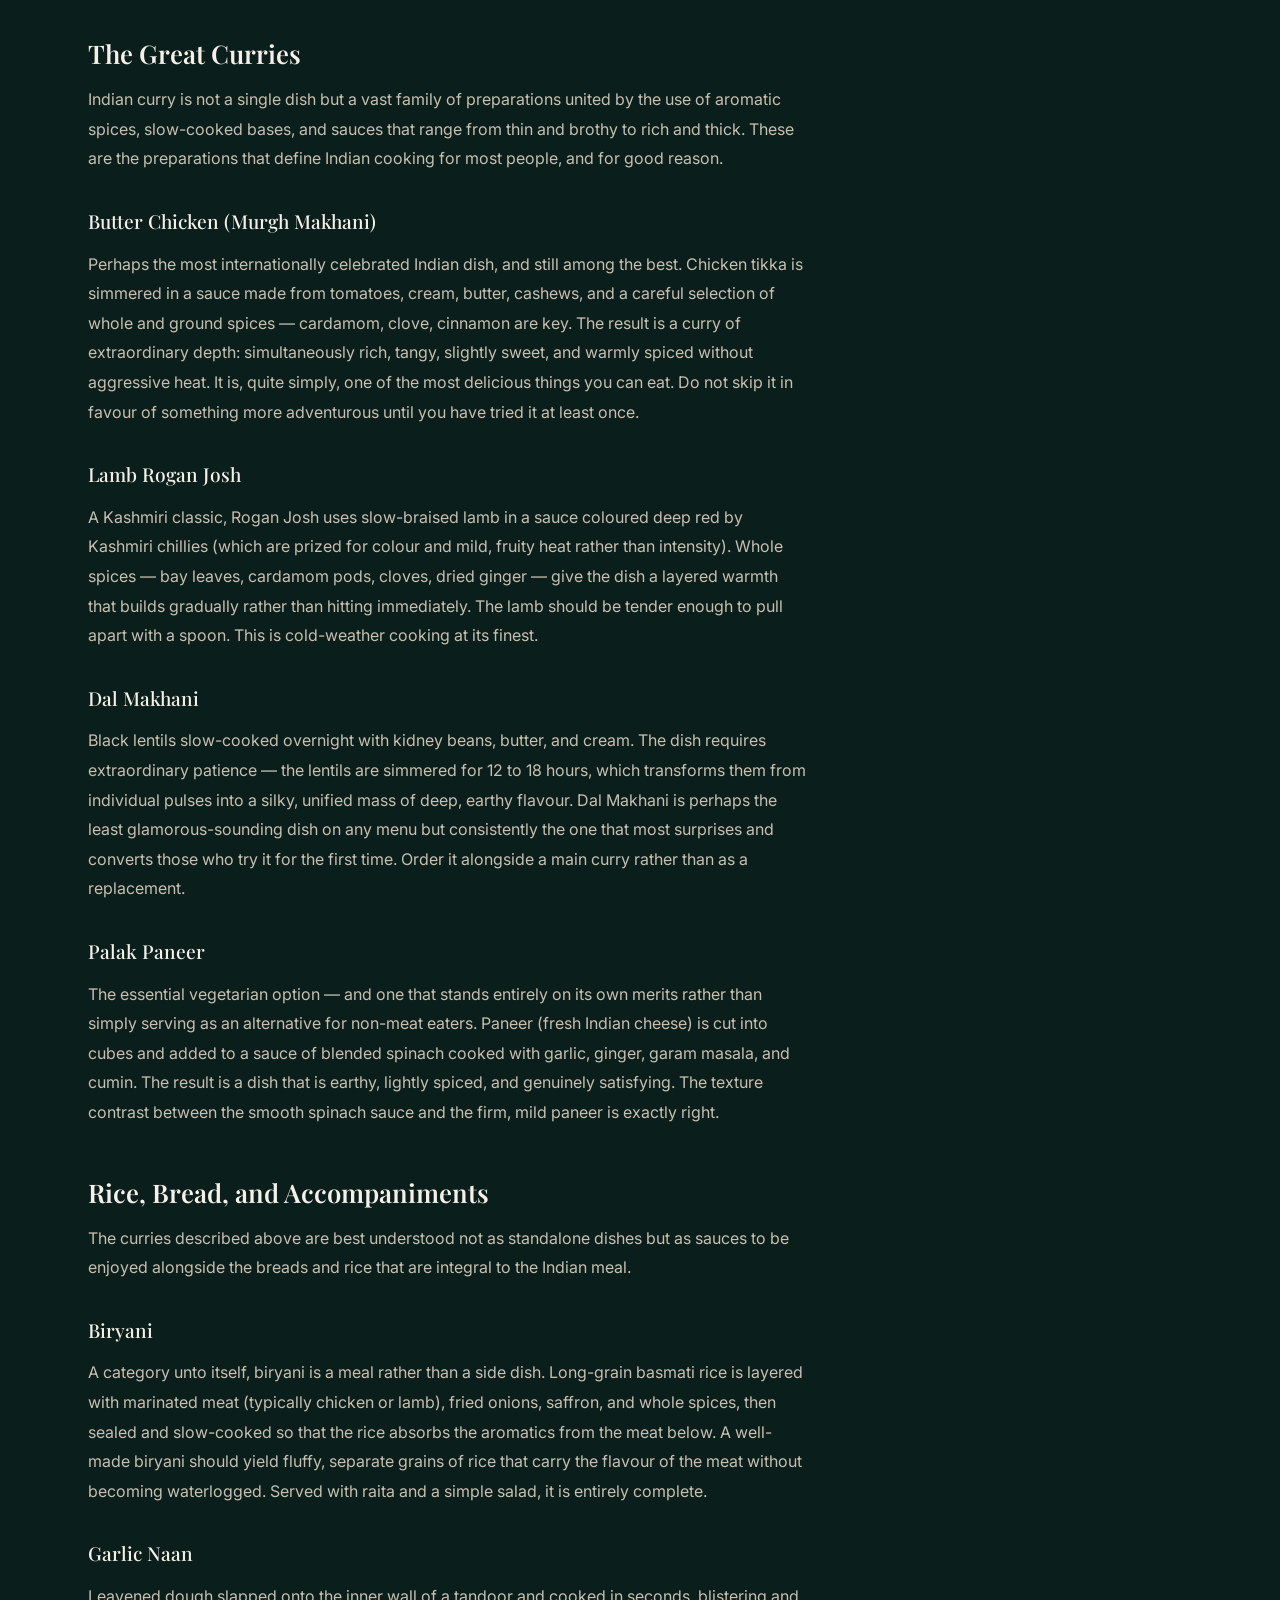
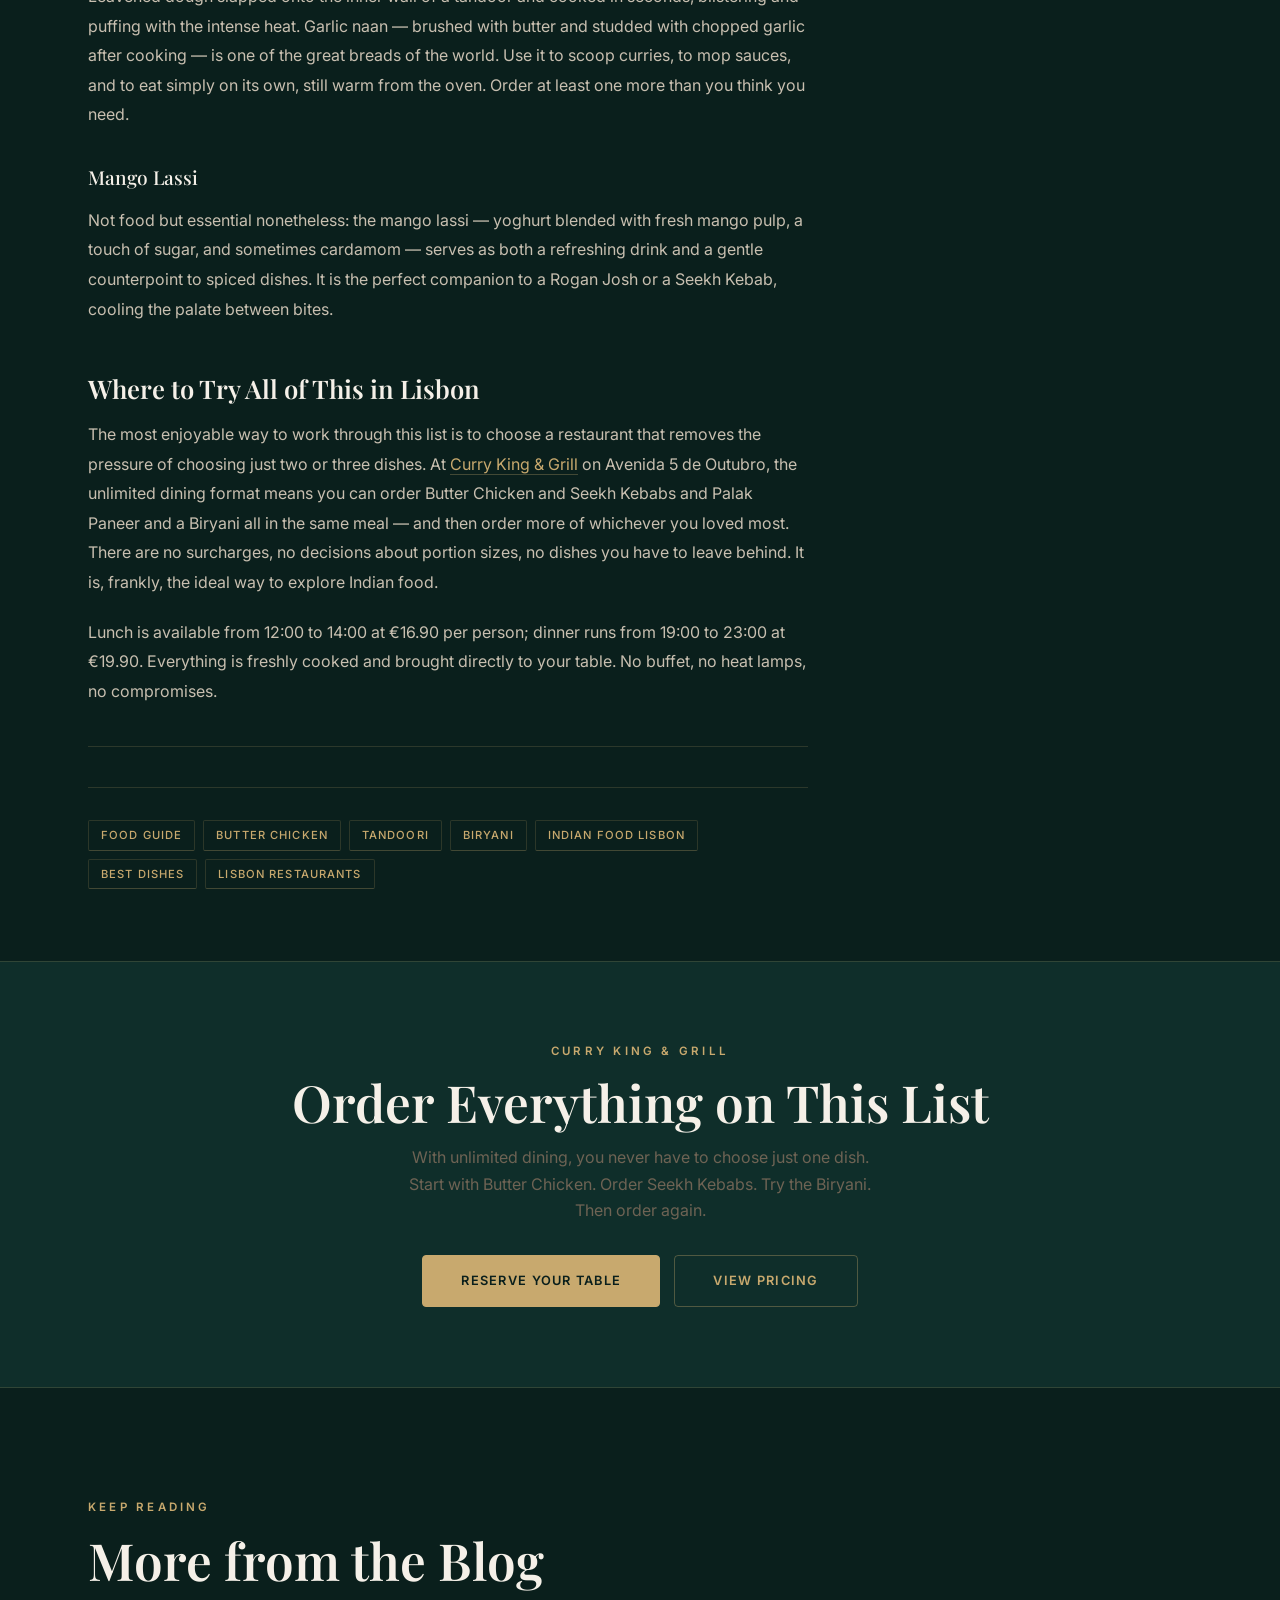
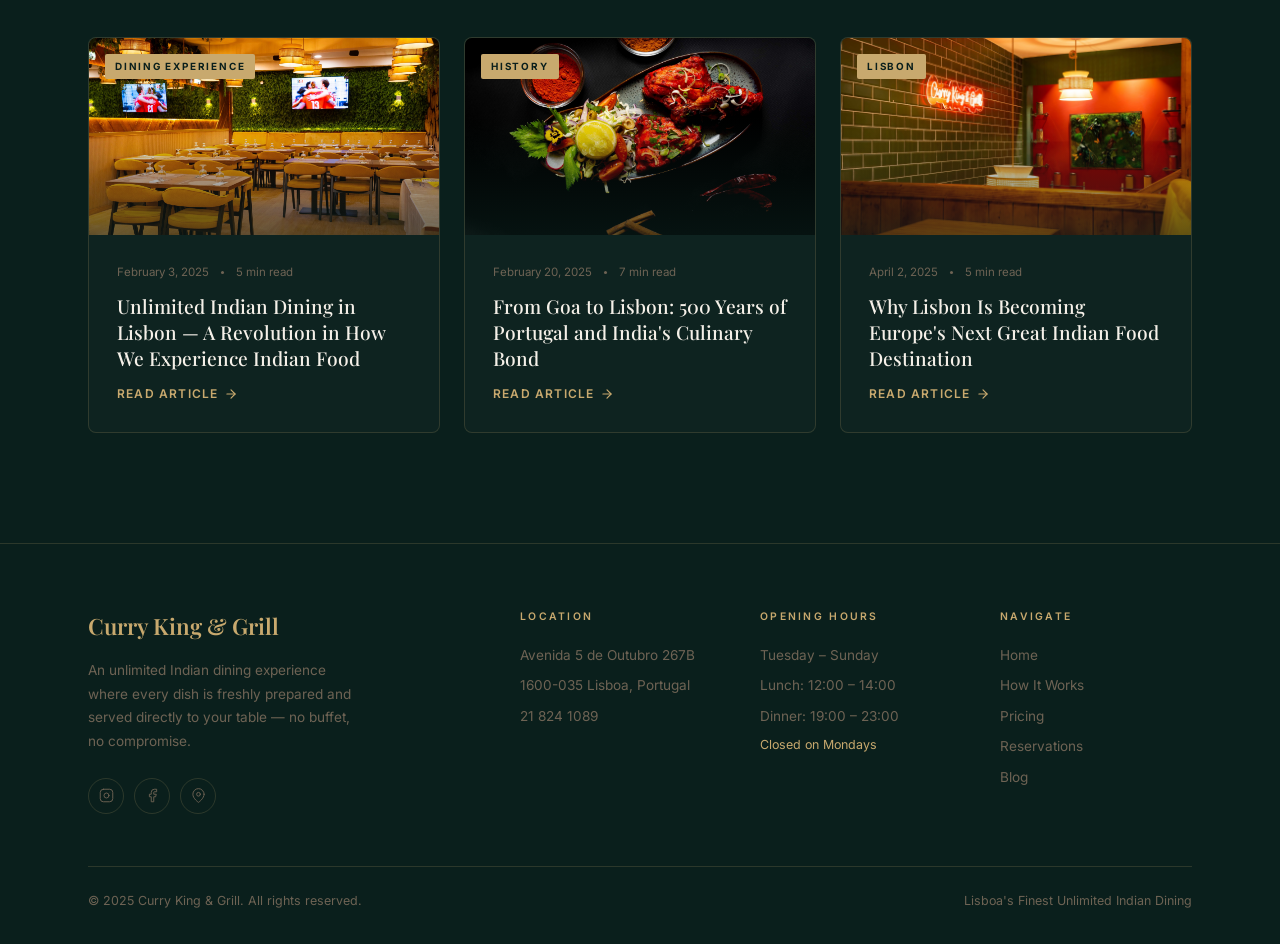
<file: blog/best-indian-dishes-lisbon-food-guide.html>
<!DOCTYPE html>
<html lang="en">
<head>
    <meta charset="UTF-8">
    <meta name="viewport" content="width=device-width, initial-scale=1.0">
    <title>The Best Indian Dishes to Try in Lisbon — A Complete Food Guide | Curry King & Grill</title>
    <meta name="description" content="From silky Butter Chicken to charred Tandoori skewers — your essential guide to the Indian dishes every visitor to Lisbon must try at least once.">
    <meta name="keywords" content="best indian dishes lisbon, indian food guide lisbon, what to eat indian restaurant lisbon, butter chicken lisbon, tandoori lisbon, biryani lisbon, indian food lisbon guide">
    <link rel="canonical" href="https://curryking.pt/blog/best-indian-dishes-lisbon-food-guide.html">

    <!-- Open Graph -->
    <meta property="og:title" content="The Best Indian Dishes to Try in Lisbon — A Complete Food Guide">
    <meta property="og:description" content="From silky Butter Chicken to charred Tandoori skewers — your essential guide to the Indian dishes every visitor to Lisbon must try.">
    <meta property="og:type" content="article">
    <meta property="og:url" content="https://curryking.pt/blog/best-indian-dishes-lisbon-food-guide.html">
    <meta property="og:image" content="https://curryking.pt/photos/DSC09037 (1).jpg">
    <meta property="article:published_time" content="2025-03-10T09:00:00+00:00">
    <meta property="article:section" content="Food Guide">

    <!-- JSON-LD Article Schema -->
    <script type="application/ld+json">
    {
      "@context": "https://schema.org",
      "@type": "Article",
      "headline": "The Best Indian Dishes to Try in Lisbon — A Complete Food Guide",
      "description": "From silky Butter Chicken to charred Tandoori skewers — your essential guide to the Indian dishes every visitor to Lisbon must try at least once.",
      "image": "https://curryking.pt/photos/DSC09037 (1).jpg",
      "datePublished": "2025-03-10T09:00:00+00:00",
      "author": {
        "@type": "Organization",
        "name": "Curry King & Grill"
      },
      "publisher": {
        "@type": "Organization",
        "name": "Curry King & Grill",
        "logo": {
          "@type": "ImageObject",
          "url": "https://curryking.pt/photos/DSC07465 (1) (1).jpg"
        }
      },
      "mainEntityOfPage": {
        "@type": "WebPage",
        "@id": "https://curryking.pt/blog/best-indian-dishes-lisbon-food-guide.html"
      }
    }
    </script>

    <link rel="preconnect" href="https://fonts.googleapis.com">
    <link rel="preconnect" href="https://fonts.gstatic.com" crossorigin>
    <link href="https://fonts.googleapis.com/css2?family=Playfair+Display:ital,wght@0,400;0,500;0,600;0,700;1,400;1,500&family=Inter:wght@300;400;500;600&display=swap" rel="stylesheet">
    <link rel="stylesheet" href="../styles.css">
    <link rel="stylesheet" href="../blog.css">
</head>
<body>

    <!-- NAVIGATION -->
    <nav class="nav scrolled" id="nav">
        <div class="nav__container">
            <a href="../index.html" class="nav__logo">
                <span>Curry King</span> <span class="nav__logo-amp">&amp;</span> <span>Grill</span>
            </a>
            <button class="nav__toggle" id="navToggle" aria-label="Toggle navigation">
                <span></span><span></span><span></span>
            </button>
            <ul class="nav__links" id="navLinks">
                <li><a href="../index.html#experience" class="nav__link">Experience</a></li>
                <li><a href="../index.html#pricing" class="nav__link">Pricing</a></li>
                <li><a href="../index.html#ambience" class="nav__link">Our Space</a></li>
                <li><a href="../blog.html" class="nav__link" style="color: var(--clr-gold)">Blog</a></li>
                <li><a href="../index.html#reservation" class="nav__cta">Reserve Table</a></li>
            </ul>
        </div>
    </nav>

    <!-- ARTICLE HERO -->
    <header class="article-hero">
        <div class="article-hero__bg">
            <img src="../photos/DSC09037 (1).jpg" alt="Butter chicken curry — one of the best Indian dishes to try in Lisbon">
        </div>
        <div class="article-hero__overlay"></div>
        <div class="container">
            <div class="article-hero__content">
                <nav class="breadcrumb" aria-label="Breadcrumb">
                    <a href="../index.html">Home</a>
                    <span class="breadcrumb__sep">›</span>
                    <a href="../blog.html">Blog</a>
                    <span class="breadcrumb__sep">›</span>
                    <span class="breadcrumb__current">Best Indian Dishes in Lisbon</span>
                </nav>
                <span class="article-cat">Food Guide</span>
                <h1 class="article-title">The Best Indian Dishes to Try in Lisbon — A Complete Food Guide</h1>
                <div class="article-meta">
                    <div class="article-meta__item">
                        <svg viewBox="0 0 24 24" fill="none" stroke="currentColor" stroke-width="2" stroke-linecap="round" stroke-linejoin="round"><rect x="3" y="4" width="18" height="18" rx="2" ry="2"/><line x1="16" y1="2" x2="16" y2="6"/><line x1="8" y1="2" x2="8" y2="6"/><line x1="3" y1="10" x2="21" y2="10"/></svg>
                        March 10, 2025
                    </div>
                    <div class="article-meta__sep"></div>
                    <div class="article-meta__item">
                        <svg viewBox="0 0 24 24" fill="none" stroke="currentColor" stroke-width="2" stroke-linecap="round" stroke-linejoin="round"><circle cx="12" cy="12" r="10"/><polyline points="12 6 12 12 16 14"/></svg>
                        6 min read
                    </div>
                    <div class="article-meta__sep"></div>
                    <div class="article-meta__item">
                        <svg viewBox="0 0 24 24" fill="none" stroke="currentColor" stroke-width="2" stroke-linecap="round" stroke-linejoin="round"><path d="M20.59 13.41l-7.17 7.17a2 2 0 0 1-2.83 0L2 12V2h10l8.59 8.59a2 2 0 0 1 0 2.82z"/><line x1="7" y1="7" x2="7.01" y2="7"/></svg>
                        Food Guide
                    </div>
                </div>
            </div>
        </div>
    </header>

    <!-- ARTICLE LAYOUT -->
    <div class="article-layout">
        <div class="container">

            <!-- Article body -->
            <article class="article-body">

                <p>Lisbon's Indian restaurant scene has come a long way. Where once the city had only a handful of modest curry houses, it now offers some of the most accomplished Indian cooking in southern Europe. But with menus that can run to fifty dishes or more, first-timers — and even regular visitors — can find the choice overwhelming. This guide cuts through the noise and identifies the dishes that represent Indian cuisine at its finest, and that you should prioritise on your next visit to a Lisbon Indian restaurant.</p>

                <h2>The Tandoor Classics: Where to Begin</h2>
                <p>The tandoor — a cylindrical clay oven fired to temperatures exceeding 480°C — is the beating heart of North Indian cooking. Nothing that emerges from it can quite be replicated at home, which makes ordering tandoori dishes at a restaurant one of the most rewarding choices you can make.</p>

                <h3>Tandoori Chicken</h3>
                <p>The benchmark dish for any Indian restaurant. Whole chicken pieces are marinated overnight in a mixture of yoghurt, lemon juice, ginger, garlic, and a blend of spices that typically includes cumin, coriander, turmeric, and Kashmiri red chilli — which gives the characteristic deep red-orange colour without excessive heat. Cooked directly in the tandoor, the skin chars and caramelises while the interior stays moist and intensely flavoured. Served with sliced onion, lemon, and mint chutney.</p>

                <h3>Seekh Kebab</h3>
                <p>Minced lamb or chicken mixed with onion, chillies, fresh coriander, and aromatic spices, pressed onto metal skewers and cooked in the tandoor until lightly charred on the outside and succulent within. The texture is closer to a sausage than a patty — springy, richly spiced, and deeply satisfying. A squeeze of lemon immediately before eating makes a significant difference.</p>

                <h3>Chicken Tikka</h3>
                <p>Boneless chicken pieces given the same overnight yoghurt marinade as tandoori chicken but cooked on skewers rather than on the bone. The result is more concentrated in flavour — each cube is a jewel of caramelised spice. Chicken tikka is also the starting point for one of the world's most beloved curries, which we come to next.</p>

                <h2>The Great Curries</h2>
                <p>Indian curry is not a single dish but a vast family of preparations united by the use of aromatic spices, slow-cooked bases, and sauces that range from thin and brothy to rich and thick. These are the preparations that define Indian cooking for most people, and for good reason.</p>

                <h3>Butter Chicken (Murgh Makhani)</h3>
                <p>Perhaps the most internationally celebrated Indian dish, and still among the best. Chicken tikka is simmered in a sauce made from tomatoes, cream, butter, cashews, and a careful selection of whole and ground spices — cardamom, clove, cinnamon are key. The result is a curry of extraordinary depth: simultaneously rich, tangy, slightly sweet, and warmly spiced without aggressive heat. It is, quite simply, one of the most delicious things you can eat. Do not skip it in favour of something more adventurous until you have tried it at least once.</p>

                <h3>Lamb Rogan Josh</h3>
                <p>A Kashmiri classic, Rogan Josh uses slow-braised lamb in a sauce coloured deep red by Kashmiri chillies (which are prized for colour and mild, fruity heat rather than intensity). Whole spices — bay leaves, cardamom pods, cloves, dried ginger — give the dish a layered warmth that builds gradually rather than hitting immediately. The lamb should be tender enough to pull apart with a spoon. This is cold-weather cooking at its finest.</p>

                <h3>Dal Makhani</h3>
                <p>Black lentils slow-cooked overnight with kidney beans, butter, and cream. The dish requires extraordinary patience — the lentils are simmered for 12 to 18 hours, which transforms them from individual pulses into a silky, unified mass of deep, earthy flavour. Dal Makhani is perhaps the least glamorous-sounding dish on any menu but consistently the one that most surprises and converts those who try it for the first time. Order it alongside a main curry rather than as a replacement.</p>

                <h3>Palak Paneer</h3>
                <p>The essential vegetarian option — and one that stands entirely on its own merits rather than simply serving as an alternative for non-meat eaters. Paneer (fresh Indian cheese) is cut into cubes and added to a sauce of blended spinach cooked with garlic, ginger, garam masala, and cumin. The result is a dish that is earthy, lightly spiced, and genuinely satisfying. The texture contrast between the smooth spinach sauce and the firm, mild paneer is exactly right.</p>

                <h2>Rice, Bread, and Accompaniments</h2>
                <p>The curries described above are best understood not as standalone dishes but as sauces to be enjoyed alongside the breads and rice that are integral to the Indian meal.</p>

                <h3>Biryani</h3>
                <p>A category unto itself, biryani is a meal rather than a side dish. Long-grain basmati rice is layered with marinated meat (typically chicken or lamb), fried onions, saffron, and whole spices, then sealed and slow-cooked so that the rice absorbs the aromatics from the meat below. A well-made biryani should yield fluffy, separate grains of rice that carry the flavour of the meat without becoming waterlogged. Served with raita and a simple salad, it is entirely complete.</p>

                <h3>Garlic Naan</h3>
                <p>Leavened dough slapped onto the inner wall of a tandoor and cooked in seconds, blistering and puffing with the intense heat. Garlic naan — brushed with butter and studded with chopped garlic after cooking — is one of the great breads of the world. Use it to scoop curries, to mop sauces, and to eat simply on its own, still warm from the oven. Order at least one more than you think you need.</p>

                <h3>Mango Lassi</h3>
                <p>Not food but essential nonetheless: the mango lassi — yoghurt blended with fresh mango pulp, a touch of sugar, and sometimes cardamom — serves as both a refreshing drink and a gentle counterpoint to spiced dishes. It is the perfect companion to a Rogan Josh or a Seekh Kebab, cooling the palate between bites.</p>

                <h2>Where to Try All of This in Lisbon</h2>
                <p>The most enjoyable way to work through this list is to choose a restaurant that removes the pressure of choosing just two or three dishes. At <a href="../index.html">Curry King &amp; Grill</a> on Avenida 5 de Outubro, the unlimited dining format means you can order Butter Chicken and Seekh Kebabs and Palak Paneer and a Biryani all in the same meal — and then order more of whichever you loved most. There are no surcharges, no decisions about portion sizes, no dishes you have to leave behind. It is, frankly, the ideal way to explore Indian food.</p>

                <p>Lunch is available from 12:00 to 14:00 at €16.90 per person; dinner runs from 19:00 to 23:00 at €19.90. Everything is freshly cooked and brought directly to your table. No buffet, no heat lamps, no compromises.</p>

                <div class="article-divider"></div>

                <div class="article-tags">
                    <a href="../blog.html" class="article-tag">Food Guide</a>
                    <a href="../blog.html" class="article-tag">Butter Chicken</a>
                    <a href="../blog.html" class="article-tag">Tandoori</a>
                    <a href="../blog.html" class="article-tag">Biryani</a>
                    <a href="../blog.html" class="article-tag">Indian Food Lisbon</a>
                    <a href="../blog.html" class="article-tag">Best Dishes</a>
                    <a href="../blog.html" class="article-tag">Lisbon Restaurants</a>
                </div>

            </article>

            <!-- Sidebar -->
            <aside class="article-sidebar">

                <div class="sidebar-widget sidebar-cta">
                    <p class="sidebar-cta__logo">Curry King &amp; Grill</p>
                    <p>Try every dish in this guide — and then order more. Unlimited Indian dining, freshly prepared, from €16.90.</p>
                    <a href="../index.html#reservation" class="btn btn--primary">Reserve a Table</a>
                </div>

                <div class="sidebar-widget">
                    <h3 class="sidebar-widget__title">More Articles</h3>
                    <ul class="sidebar-widget__list">
                        <li><a href="indian-food-lisbon-portugal-connection.html">Indian Food in Lisbon: Portugal's Unique Culinary Connection with India</a></li>
                        <li><a href="unlimited-indian-dining-lisbon.html">Unlimited Indian Dining in Lisbon — A Revolution in How We Experience Indian Food</a></li>
                        <li><a href="goa-lisbon-portugal-india-culinary-history.html">From Goa to Lisbon: 500 Years of Portugal and India's Culinary Bond</a></li>
                        <li><a href="lisbon-indian-food-destination-europe.html">Why Lisbon Is Becoming Europe's Next Great Indian Food Destination</a></li>
                    </ul>
                </div>

            </aside>

        </div>
    </div>

    <!-- CTA SECTION -->
    <section class="article-cta">
        <div class="container">
            <span class="section-label">Curry King &amp; Grill</span>
            <h2 class="section-title">Order Everything on This List</h2>
            <p class="section-subtitle">With unlimited dining, you never have to choose just one dish. Start with Butter Chicken. Order Seekh Kebabs. Try the Biryani. Then order again.</p>
            <div class="article-cta__actions">
                <a href="../index.html#reservation" class="btn btn--primary">Reserve Your Table</a>
                <a href="../index.html#pricing" class="btn btn--outline">View Pricing</a>
            </div>
        </div>
    </section>

    <!-- RELATED ARTICLES -->
    <section class="related-articles">
        <div class="container">
            <div class="section-header">
                <span class="section-label">Keep Reading</span>
                <h2 class="section-title">More from the Blog</h2>
            </div>
            <div class="related-grid">

                <a href="unlimited-indian-dining-lisbon.html" class="blog-card reveal">
                    <div class="blog-card__img-wrap">
                        <img src="../photos/DSC07503 (1) (1).jpg" alt="Curry King & Grill dining room" loading="lazy">
                        <div class="blog-card__img-overlay"></div>
                        <span class="blog-card__cat">Dining Experience</span>
                    </div>
                    <div class="blog-card__body">
                        <div class="blog-card__meta">
                            <span>February 3, 2025</span>
                            <span class="blog-card__meta-dot"></span>
                            <span>5 min read</span>
                        </div>
                        <h3 class="blog-card__title">Unlimited Indian Dining in Lisbon — A Revolution in How We Experience Indian Food</h3>
                        <span class="blog-card__link">Read Article <svg viewBox="0 0 24 24" fill="none" stroke="currentColor" stroke-width="2" stroke-linecap="round" stroke-linejoin="round"><line x1="5" y1="12" x2="19" y2="12"/><polyline points="12 5 19 12 12 19"/></svg></span>
                    </div>
                </a>

                <a href="goa-lisbon-portugal-india-culinary-history.html" class="blog-card reveal" style="--reveal-delay: 0.1s">
                    <div class="blog-card__img-wrap">
                        <img src="../photos/DSC08837 (1).jpg" alt="Tandoori chicken" loading="lazy">
                        <div class="blog-card__img-overlay"></div>
                        <span class="blog-card__cat">History</span>
                    </div>
                    <div class="blog-card__body">
                        <div class="blog-card__meta">
                            <span>February 20, 2025</span>
                            <span class="blog-card__meta-dot"></span>
                            <span>7 min read</span>
                        </div>
                        <h3 class="blog-card__title">From Goa to Lisbon: 500 Years of Portugal and India's Culinary Bond</h3>
                        <span class="blog-card__link">Read Article <svg viewBox="0 0 24 24" fill="none" stroke="currentColor" stroke-width="2" stroke-linecap="round" stroke-linejoin="round"><line x1="5" y1="12" x2="19" y2="12"/><polyline points="12 5 19 12 12 19"/></svg></span>
                    </div>
                </a>

                <a href="lisbon-indian-food-destination-europe.html" class="blog-card reveal" style="--reveal-delay: 0.2s">
                    <div class="blog-card__img-wrap">
                        <img src="../photos/DSC07465 (1) (1).jpg" alt="Curry King & Grill Lisbon" loading="lazy">
                        <div class="blog-card__img-overlay"></div>
                        <span class="blog-card__cat">Lisbon</span>
                    </div>
                    <div class="blog-card__body">
                        <div class="blog-card__meta">
                            <span>April 2, 2025</span>
                            <span class="blog-card__meta-dot"></span>
                            <span>5 min read</span>
                        </div>
                        <h3 class="blog-card__title">Why Lisbon Is Becoming Europe's Next Great Indian Food Destination</h3>
                        <span class="blog-card__link">Read Article <svg viewBox="0 0 24 24" fill="none" stroke="currentColor" stroke-width="2" stroke-linecap="round" stroke-linejoin="round"><line x1="5" y1="12" x2="19" y2="12"/><polyline points="12 5 19 12 12 19"/></svg></span>
                    </div>
                </a>

            </div>
        </div>
    </section>

    <!-- FOOTER -->
    <footer class="footer">
        <div class="container">
            <div class="footer__grid">
                <div class="footer__brand">
                    <h3 class="footer__logo">Curry King &amp; Grill</h3>
                    <p class="footer__tagline">An unlimited Indian dining experience where every dish is freshly prepared and served directly to your table — no buffet, no compromise.</p>
                    <div class="footer__social">
                        <a href="https://www.instagram.com/currykingngrill/" target="_blank" rel="noopener noreferrer" aria-label="Instagram">
                            <svg viewBox="0 0 24 24" fill="none" stroke="currentColor" stroke-width="1.5" stroke-linecap="round" stroke-linejoin="round"><rect x="2" y="2" width="20" height="20" rx="5"/><circle cx="12" cy="12" r="4"/><circle cx="17.5" cy="6.5" r="0.5" fill="currentColor" stroke="none"/></svg>
                        </a>
                        <a href="https://www.facebook.com/currykingngrill" target="_blank" rel="noopener noreferrer" aria-label="Facebook">
                            <svg viewBox="0 0 24 24" fill="none" stroke="currentColor" stroke-width="1.5" stroke-linecap="round" stroke-linejoin="round"><path d="M18 2h-3a5 5 0 0 0-5 5v3H7v4h3v8h4v-8h3l1-4h-4V7a1 1 0 0 1 1-1h3z"/></svg>
                        </a>
                        <a href="https://maps.google.com/?q=Avenida+5+de+Outubro+267B,+1600-035+Lisboa" target="_blank" rel="noopener noreferrer" aria-label="Google Maps">
                            <svg viewBox="0 0 24 24" fill="none" stroke="currentColor" stroke-width="1.5" stroke-linecap="round" stroke-linejoin="round"><path d="M21 10c0 7-9 13-9 13S3 17 3 10a9 9 0 0 1 18 0z"/><circle cx="12" cy="10" r="3"/></svg>
                        </a>
                    </div>
                </div>
                <div class="footer__col">
                    <h4>Location</h4>
                    <ul>
                        <li>Avenida 5 de Outubro 267B</li>
                        <li>1600-035 Lisboa, Portugal</li>
                        <li><a href="tel:+351218241089">21 824 1089</a></li>
                    </ul>
                </div>
                <div class="footer__col">
                    <h4>Opening Hours</h4>
                    <ul>
                        <li>Tuesday – Sunday</li>
                        <li>Lunch: 12:00 – 14:00</li>
                        <li>Dinner: 19:00 – 23:00</li>
                        <li class="footer__open-badge">Closed on Mondays</li>
                    </ul>
                </div>
                <div class="footer__col">
                    <h4>Navigate</h4>
                    <ul>
                        <li><a href="../index.html">Home</a></li>
                        <li><a href="../index.html#experience">How It Works</a></li>
                        <li><a href="../index.html#pricing">Pricing</a></li>
                        <li><a href="../index.html#reservation">Reservations</a></li>
                        <li><a href="../blog.html">Blog</a></li>
                    </ul>
                </div>
            </div>
            <div class="footer__bottom">
                <p>&copy; 2025 Curry King &amp; Grill. All rights reserved.</p>
                <p>Lisboa's Finest Unlimited Indian Dining</p>
            </div>
        </div>
    </footer>

    <script src="../script.js"></script>
</body>
</html>
</file>
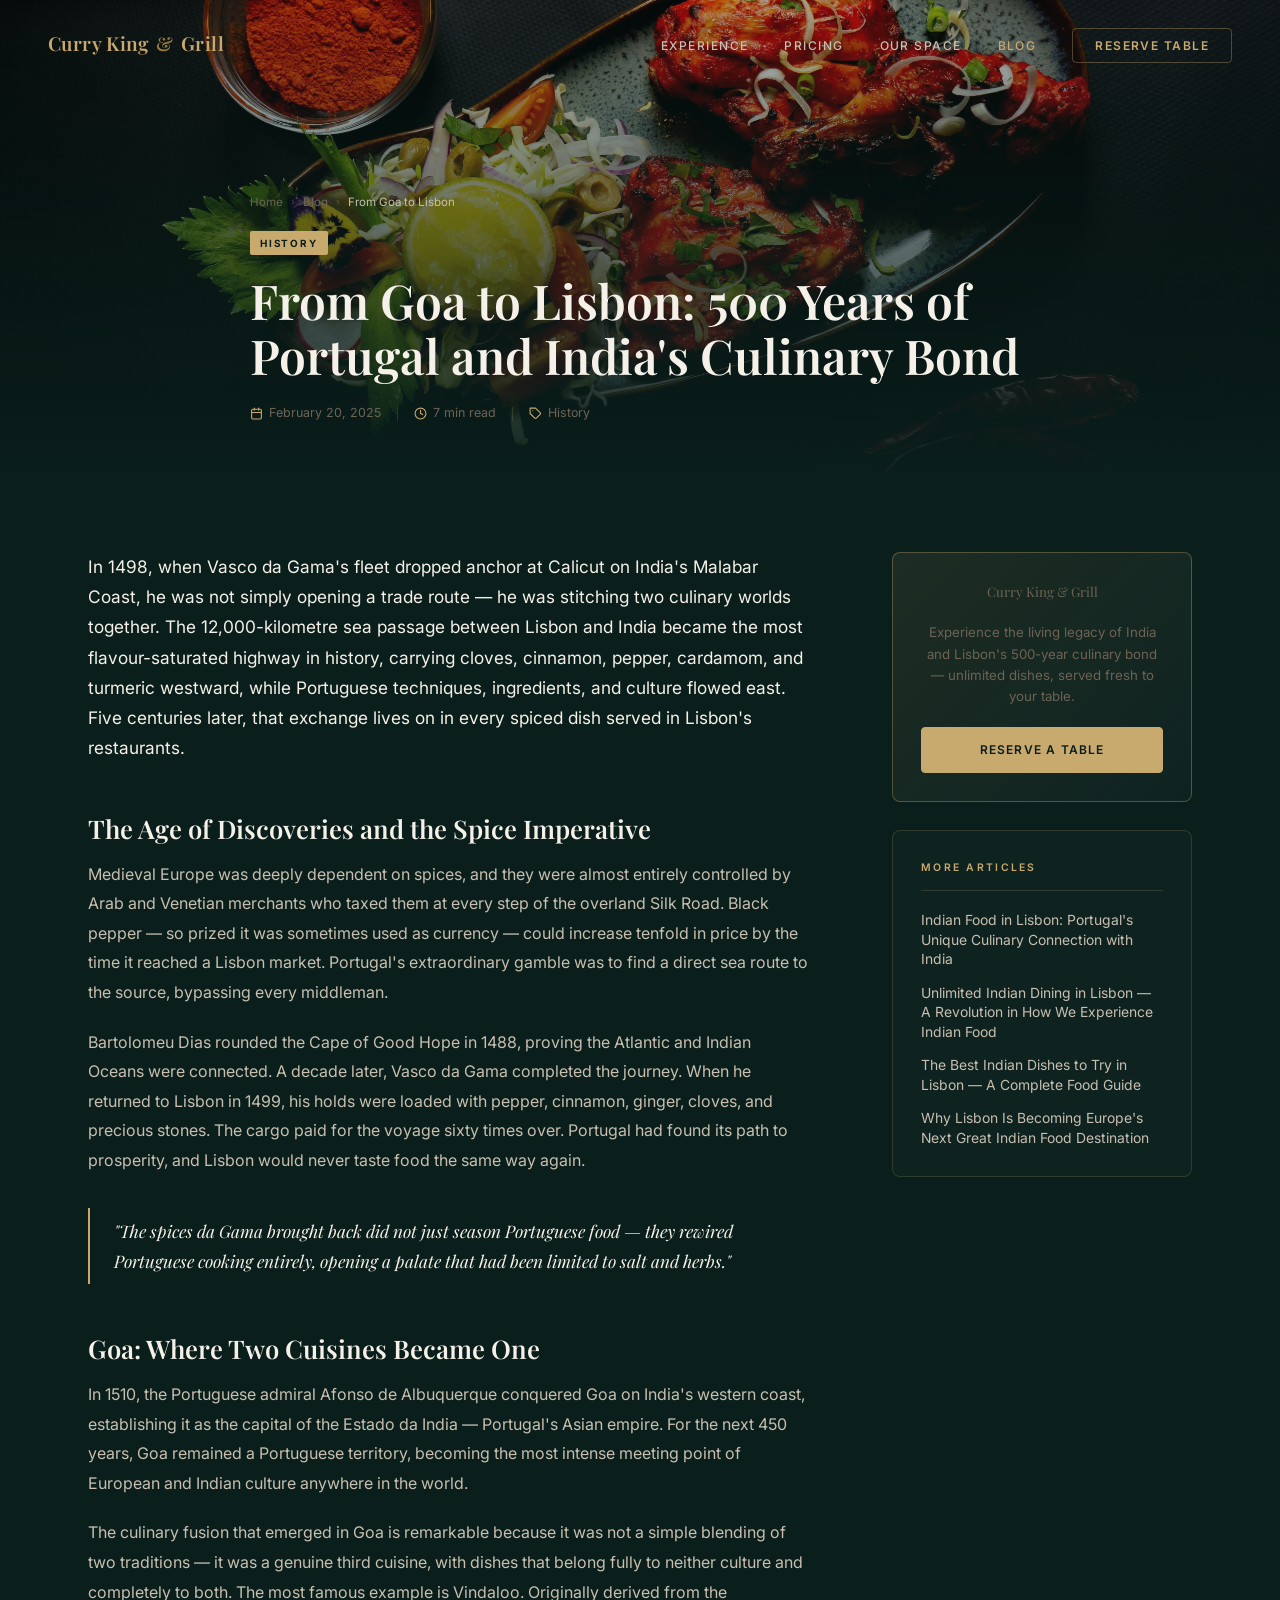
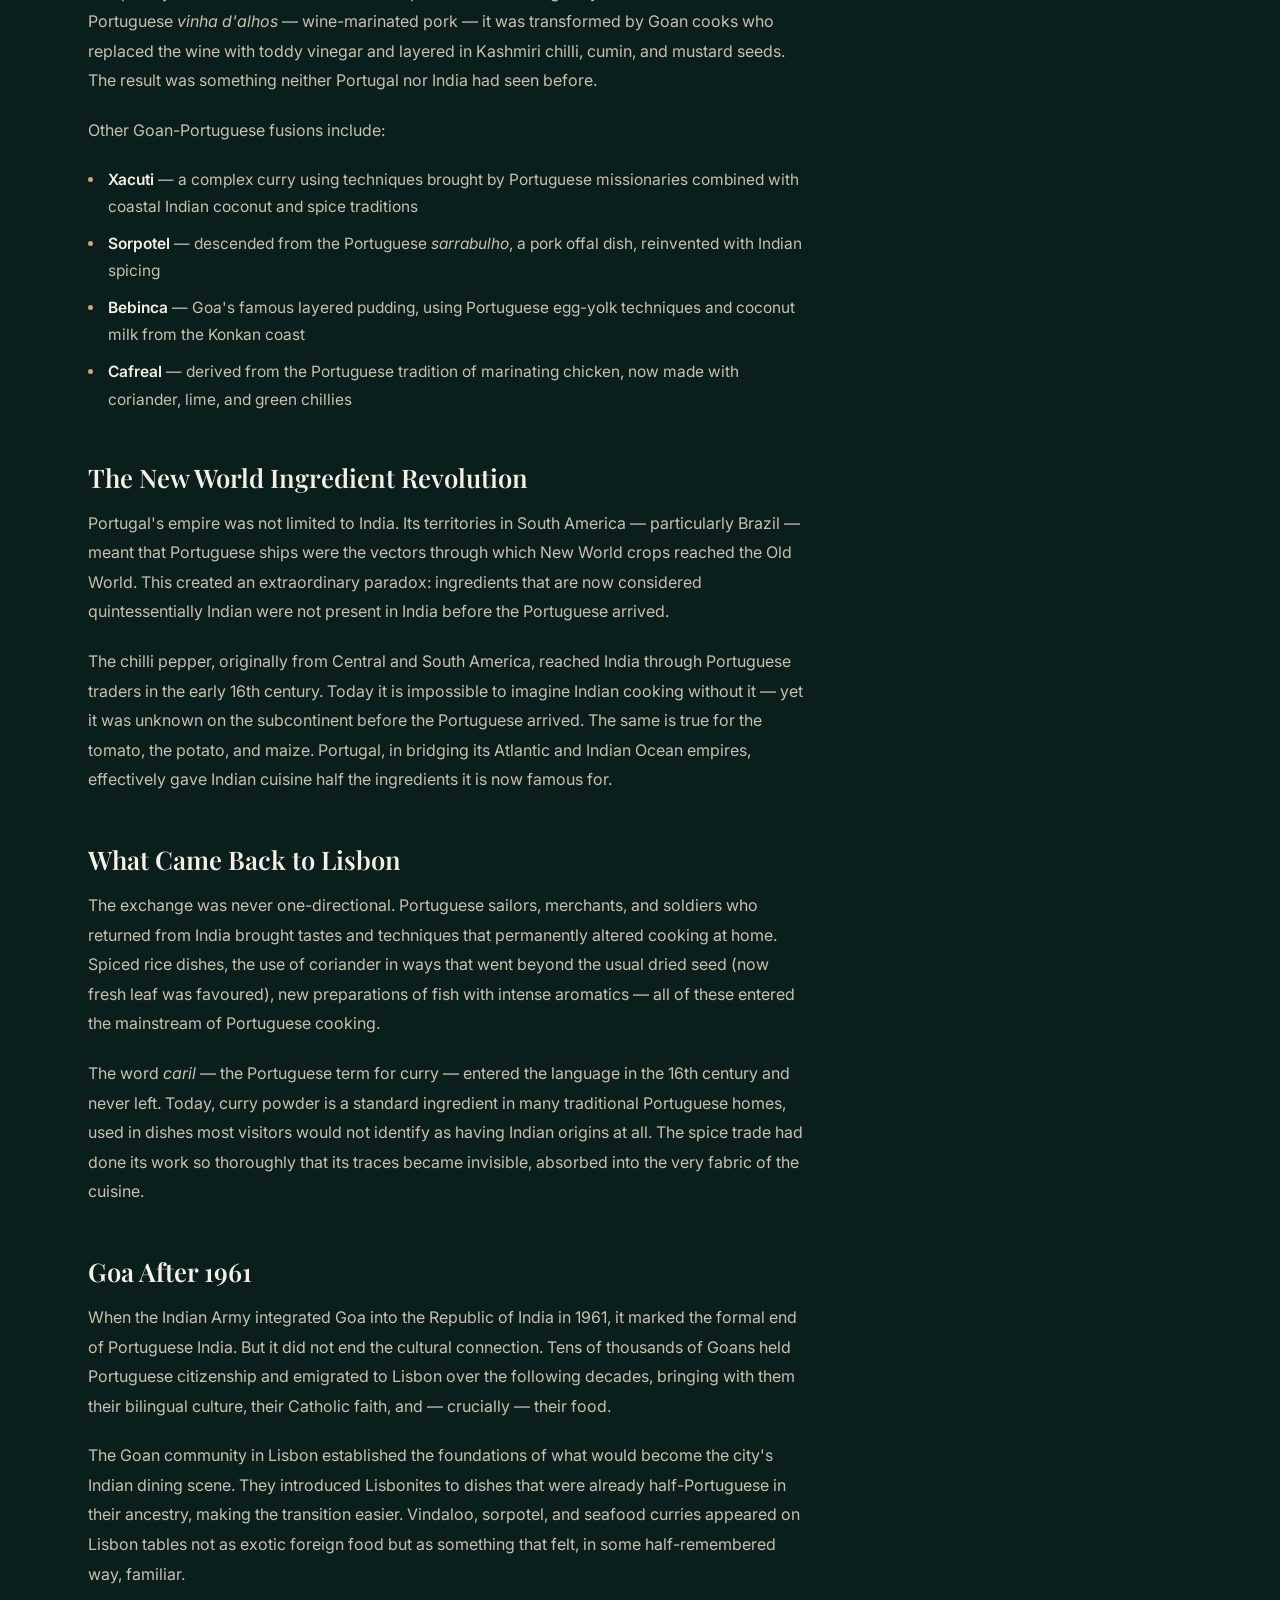
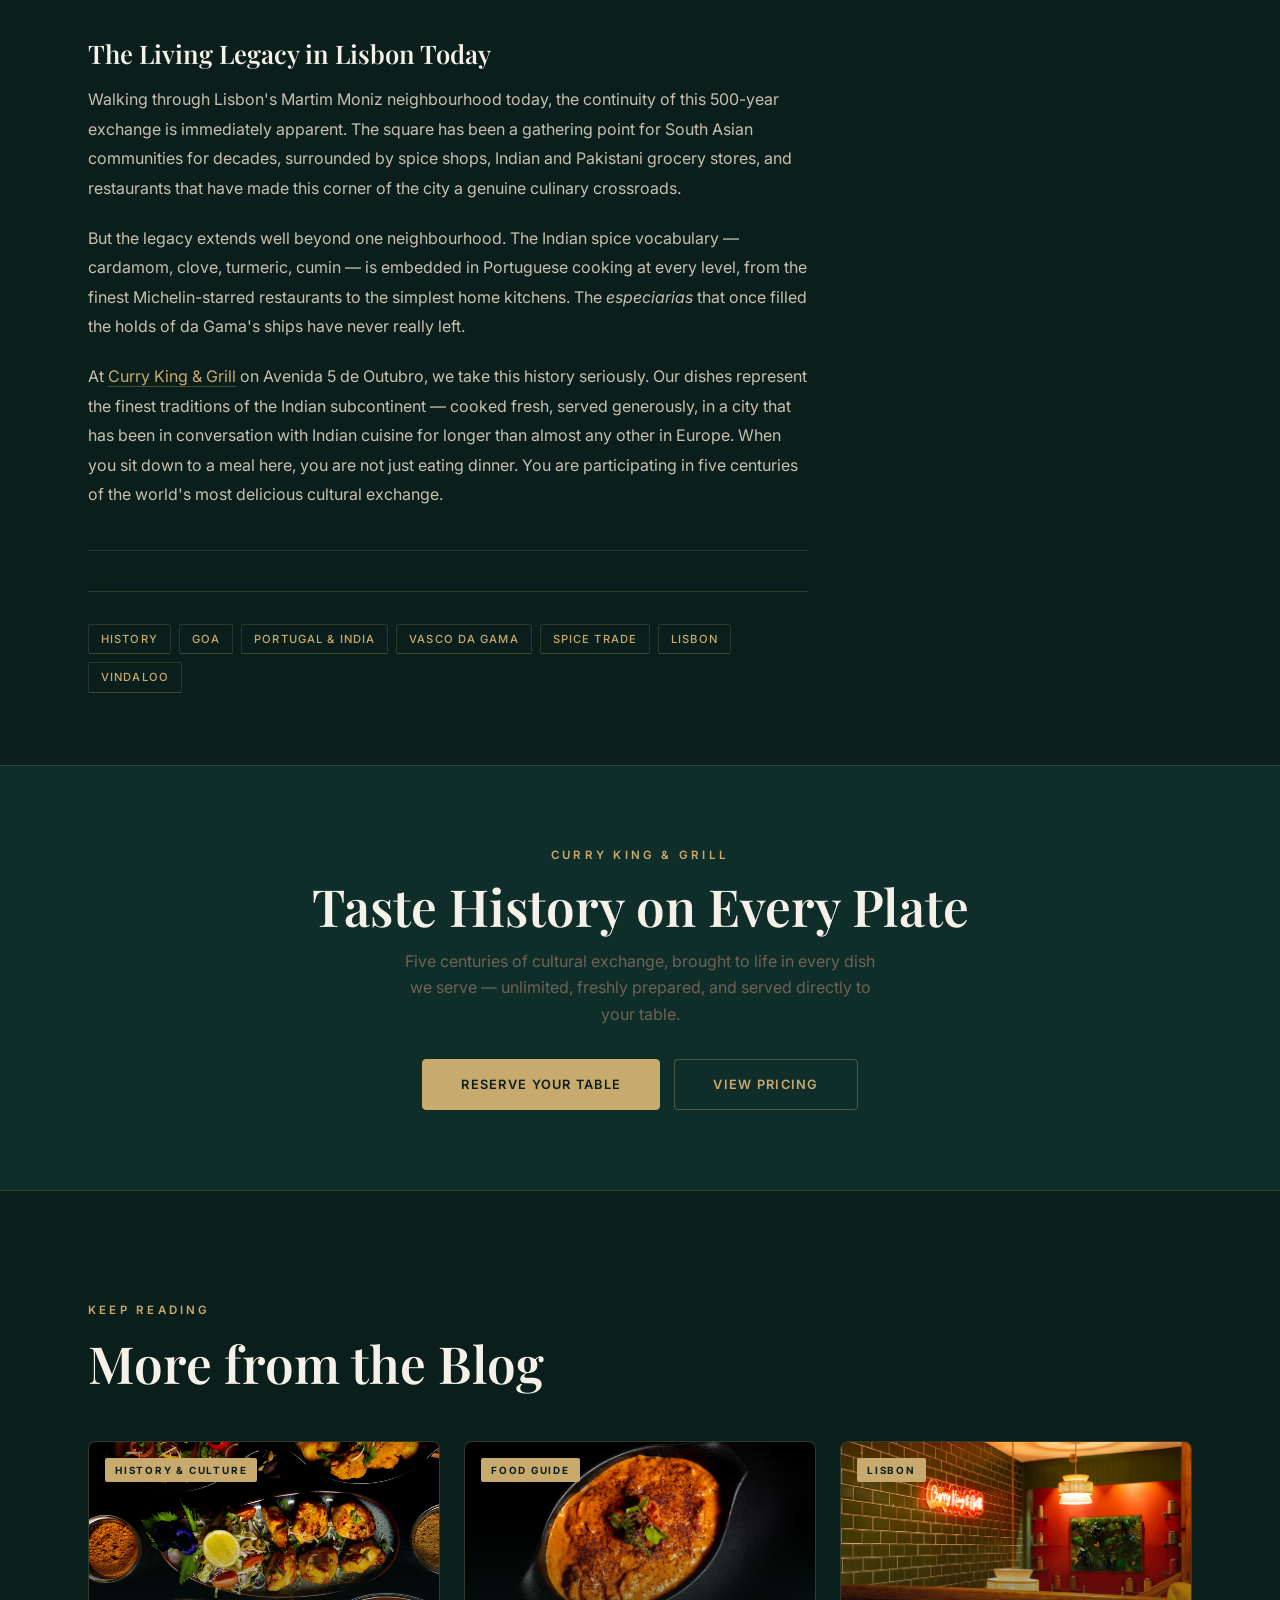
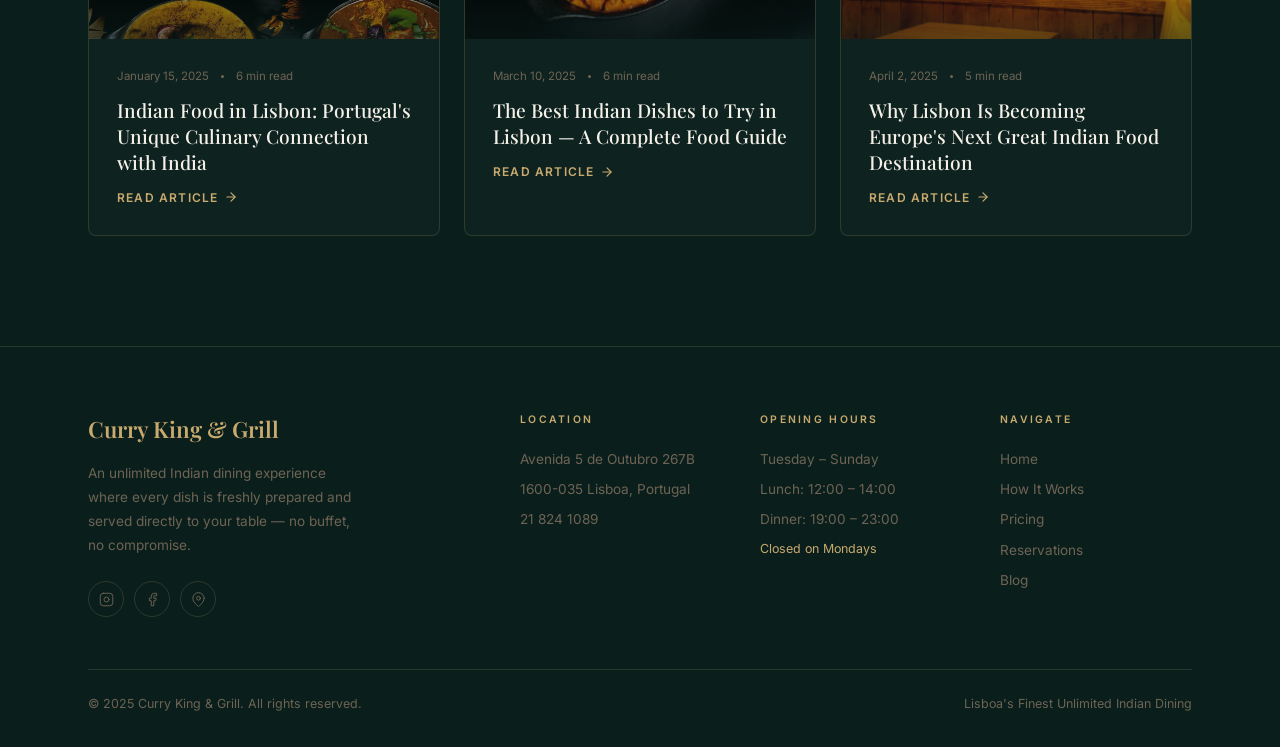
<file: blog/goa-lisbon-portugal-india-culinary-history.html>
<!DOCTYPE html>
<html lang="en">
<head>
    <meta charset="UTF-8">
    <meta name="viewport" content="width=device-width, initial-scale=1.0">
    <title>From Goa to Lisbon: 500 Years of Portugal & India's Culinary Bond | Curry King & Grill</title>
    <meta name="description" content="When Vasco da Gama sailed into the Indian Ocean in 1498, he sparked a culinary revolution still felt in Lisbon today. Explore 500 years of Portugal and India's food history.">
    <meta name="keywords" content="goa lisbon food history, portugal india culinary history, vasco da gama food, portuguese indian cuisine, goa portuguese food connection, indian food portugal history">
    <link rel="canonical" href="https://curryking.pt/blog/goa-lisbon-portugal-india-culinary-history.html">

    <!-- Open Graph -->
    <meta property="og:title" content="From Goa to Lisbon: 500 Years of Portugal & India's Culinary Bond">
    <meta property="og:description" content="When Vasco da Gama sailed into the Indian Ocean in 1498, he sparked a culinary revolution still felt in Lisbon today.">
    <meta property="og:type" content="article">
    <meta property="og:url" content="https://curryking.pt/blog/goa-lisbon-portugal-india-culinary-history.html">
    <meta property="og:image" content="https://curryking.pt/photos/DSC08837 (1).jpg">
    <meta property="article:published_time" content="2025-02-20T09:00:00+00:00">
    <meta property="article:section" content="History">

    <!-- JSON-LD Article Schema -->
    <script type="application/ld+json">
    {
      "@context": "https://schema.org",
      "@type": "Article",
      "headline": "From Goa to Lisbon: 500 Years of Portugal and India's Culinary Bond",
      "description": "When Vasco da Gama sailed into the Indian Ocean in 1498, he sparked a culinary revolution that still resonates in Lisbon's kitchens and restaurants today.",
      "image": "https://curryking.pt/photos/DSC08837 (1).jpg",
      "datePublished": "2025-02-20T09:00:00+00:00",
      "author": {
        "@type": "Organization",
        "name": "Curry King & Grill"
      },
      "publisher": {
        "@type": "Organization",
        "name": "Curry King & Grill",
        "logo": {
          "@type": "ImageObject",
          "url": "https://curryking.pt/photos/DSC07465 (1) (1).jpg"
        }
      },
      "mainEntityOfPage": {
        "@type": "WebPage",
        "@id": "https://curryking.pt/blog/goa-lisbon-portugal-india-culinary-history.html"
      }
    }
    </script>

    <link rel="preconnect" href="https://fonts.googleapis.com">
    <link rel="preconnect" href="https://fonts.gstatic.com" crossorigin>
    <link href="https://fonts.googleapis.com/css2?family=Playfair+Display:ital,wght@0,400;0,500;0,600;0,700;1,400;1,500&family=Inter:wght@300;400;500;600&display=swap" rel="stylesheet">
    <link rel="stylesheet" href="../styles.css">
    <link rel="stylesheet" href="../blog.css">
</head>
<body>

    <!-- NAVIGATION -->
    <nav class="nav scrolled" id="nav">
        <div class="nav__container">
            <a href="../index.html" class="nav__logo">
                <span>Curry King</span> <span class="nav__logo-amp">&amp;</span> <span>Grill</span>
            </a>
            <button class="nav__toggle" id="navToggle" aria-label="Toggle navigation">
                <span></span><span></span><span></span>
            </button>
            <ul class="nav__links" id="navLinks">
                <li><a href="../index.html#experience" class="nav__link">Experience</a></li>
                <li><a href="../index.html#pricing" class="nav__link">Pricing</a></li>
                <li><a href="../index.html#ambience" class="nav__link">Our Space</a></li>
                <li><a href="../blog.html" class="nav__link" style="color: var(--clr-gold)">Blog</a></li>
                <li><a href="../index.html#reservation" class="nav__cta">Reserve Table</a></li>
            </ul>
        </div>
    </nav>

    <!-- ARTICLE HERO -->
    <header class="article-hero">
        <div class="article-hero__bg">
            <img src="../photos/DSC08837 (1).jpg" alt="Tandoori chicken — symbol of India's spice tradition in Lisbon">
        </div>
        <div class="article-hero__overlay"></div>
        <div class="container">
            <div class="article-hero__content">
                <nav class="breadcrumb" aria-label="Breadcrumb">
                    <a href="../index.html">Home</a>
                    <span class="breadcrumb__sep">›</span>
                    <a href="../blog.html">Blog</a>
                    <span class="breadcrumb__sep">›</span>
                    <span class="breadcrumb__current">From Goa to Lisbon</span>
                </nav>
                <span class="article-cat">History</span>
                <h1 class="article-title">From Goa to Lisbon: 500 Years of Portugal and India's Culinary Bond</h1>
                <div class="article-meta">
                    <div class="article-meta__item">
                        <svg viewBox="0 0 24 24" fill="none" stroke="currentColor" stroke-width="2" stroke-linecap="round" stroke-linejoin="round"><rect x="3" y="4" width="18" height="18" rx="2" ry="2"/><line x1="16" y1="2" x2="16" y2="6"/><line x1="8" y1="2" x2="8" y2="6"/><line x1="3" y1="10" x2="21" y2="10"/></svg>
                        February 20, 2025
                    </div>
                    <div class="article-meta__sep"></div>
                    <div class="article-meta__item">
                        <svg viewBox="0 0 24 24" fill="none" stroke="currentColor" stroke-width="2" stroke-linecap="round" stroke-linejoin="round"><circle cx="12" cy="12" r="10"/><polyline points="12 6 12 12 16 14"/></svg>
                        7 min read
                    </div>
                    <div class="article-meta__sep"></div>
                    <div class="article-meta__item">
                        <svg viewBox="0 0 24 24" fill="none" stroke="currentColor" stroke-width="2" stroke-linecap="round" stroke-linejoin="round"><path d="M20.59 13.41l-7.17 7.17a2 2 0 0 1-2.83 0L2 12V2h10l8.59 8.59a2 2 0 0 1 0 2.82z"/><line x1="7" y1="7" x2="7.01" y2="7"/></svg>
                        History
                    </div>
                </div>
            </div>
        </div>
    </header>

    <!-- ARTICLE LAYOUT -->
    <div class="article-layout">
        <div class="container">

            <!-- Article body -->
            <article class="article-body">

                <p>In 1498, when Vasco da Gama's fleet dropped anchor at Calicut on India's Malabar Coast, he was not simply opening a trade route — he was stitching two culinary worlds together. The 12,000-kilometre sea passage between Lisbon and India became the most flavour-saturated highway in history, carrying cloves, cinnamon, pepper, cardamom, and turmeric westward, while Portuguese techniques, ingredients, and culture flowed east. Five centuries later, that exchange lives on in every spiced dish served in Lisbon's restaurants.</p>

                <h2>The Age of Discoveries and the Spice Imperative</h2>
                <p>Medieval Europe was deeply dependent on spices, and they were almost entirely controlled by Arab and Venetian merchants who taxed them at every step of the overland Silk Road. Black pepper — so prized it was sometimes used as currency — could increase tenfold in price by the time it reached a Lisbon market. Portugal's extraordinary gamble was to find a direct sea route to the source, bypassing every middleman.</p>

                <p>Bartolomeu Dias rounded the Cape of Good Hope in 1488, proving the Atlantic and Indian Oceans were connected. A decade later, Vasco da Gama completed the journey. When he returned to Lisbon in 1499, his holds were loaded with pepper, cinnamon, ginger, cloves, and precious stones. The cargo paid for the voyage sixty times over. Portugal had found its path to prosperity, and Lisbon would never taste food the same way again.</p>

                <blockquote>
                    <p>"The spices da Gama brought back did not just season Portuguese food — they rewired Portuguese cooking entirely, opening a palate that had been limited to salt and herbs."</p>
                </blockquote>

                <h2>Goa: Where Two Cuisines Became One</h2>
                <p>In 1510, the Portuguese admiral Afonso de Albuquerque conquered Goa on India's western coast, establishing it as the capital of the Estado da India — Portugal's Asian empire. For the next 450 years, Goa remained a Portuguese territory, becoming the most intense meeting point of European and Indian culture anywhere in the world.</p>

                <p>The culinary fusion that emerged in Goa is remarkable because it was not a simple blending of two traditions — it was a genuine third cuisine, with dishes that belong fully to neither culture and completely to both. The most famous example is Vindaloo. Originally derived from the Portuguese <em>vinha d'alhos</em> — wine-marinated pork — it was transformed by Goan cooks who replaced the wine with toddy vinegar and layered in Kashmiri chilli, cumin, and mustard seeds. The result was something neither Portugal nor India had seen before.</p>

                <p>Other Goan-Portuguese fusions include:</p>
                <ul>
                    <li><strong>Xacuti</strong> — a complex curry using techniques brought by Portuguese missionaries combined with coastal Indian coconut and spice traditions</li>
                    <li><strong>Sorpotel</strong> — descended from the Portuguese <em>sarrabulho</em>, a pork offal dish, reinvented with Indian spicing</li>
                    <li><strong>Bebinca</strong> — Goa's famous layered pudding, using Portuguese egg-yolk techniques and coconut milk from the Konkan coast</li>
                    <li><strong>Cafreal</strong> — derived from the Portuguese tradition of marinating chicken, now made with coriander, lime, and green chillies</li>
                </ul>

                <h2>The New World Ingredient Revolution</h2>
                <p>Portugal's empire was not limited to India. Its territories in South America — particularly Brazil — meant that Portuguese ships were the vectors through which New World crops reached the Old World. This created an extraordinary paradox: ingredients that are now considered quintessentially Indian were not present in India before the Portuguese arrived.</p>

                <p>The chilli pepper, originally from Central and South America, reached India through Portuguese traders in the early 16th century. Today it is impossible to imagine Indian cooking without it — yet it was unknown on the subcontinent before the Portuguese arrived. The same is true for the tomato, the potato, and maize. Portugal, in bridging its Atlantic and Indian Ocean empires, effectively gave Indian cuisine half the ingredients it is now famous for.</p>

                <h2>What Came Back to Lisbon</h2>
                <p>The exchange was never one-directional. Portuguese sailors, merchants, and soldiers who returned from India brought tastes and techniques that permanently altered cooking at home. Spiced rice dishes, the use of coriander in ways that went beyond the usual dried seed (now fresh leaf was favoured), new preparations of fish with intense aromatics — all of these entered the mainstream of Portuguese cooking.</p>

                <p>The word <em>caril</em> — the Portuguese term for curry — entered the language in the 16th century and never left. Today, curry powder is a standard ingredient in many traditional Portuguese homes, used in dishes most visitors would not identify as having Indian origins at all. The spice trade had done its work so thoroughly that its traces became invisible, absorbed into the very fabric of the cuisine.</p>

                <h2>Goa After 1961</h2>
                <p>When the Indian Army integrated Goa into the Republic of India in 1961, it marked the formal end of Portuguese India. But it did not end the cultural connection. Tens of thousands of Goans held Portuguese citizenship and emigrated to Lisbon over the following decades, bringing with them their bilingual culture, their Catholic faith, and — crucially — their food.</p>

                <p>The Goan community in Lisbon established the foundations of what would become the city's Indian dining scene. They introduced Lisbonites to dishes that were already half-Portuguese in their ancestry, making the transition easier. Vindaloo, sorpotel, and seafood curries appeared on Lisbon tables not as exotic foreign food but as something that felt, in some half-remembered way, familiar.</p>

                <h2>The Living Legacy in Lisbon Today</h2>
                <p>Walking through Lisbon's Martim Moniz neighbourhood today, the continuity of this 500-year exchange is immediately apparent. The square has been a gathering point for South Asian communities for decades, surrounded by spice shops, Indian and Pakistani grocery stores, and restaurants that have made this corner of the city a genuine culinary crossroads.</p>

                <p>But the legacy extends well beyond one neighbourhood. The Indian spice vocabulary — cardamom, clove, turmeric, cumin — is embedded in Portuguese cooking at every level, from the finest Michelin-starred restaurants to the simplest home kitchens. The <em>especiarias</em> that once filled the holds of da Gama's ships have never really left.</p>

                <p>At <a href="../index.html">Curry King &amp; Grill</a> on Avenida 5 de Outubro, we take this history seriously. Our dishes represent the finest traditions of the Indian subcontinent — cooked fresh, served generously, in a city that has been in conversation with Indian cuisine for longer than almost any other in Europe. When you sit down to a meal here, you are not just eating dinner. You are participating in five centuries of the world's most delicious cultural exchange.</p>

                <div class="article-divider"></div>

                <div class="article-tags">
                    <a href="../blog.html" class="article-tag">History</a>
                    <a href="../blog.html" class="article-tag">Goa</a>
                    <a href="../blog.html" class="article-tag">Portugal &amp; India</a>
                    <a href="../blog.html" class="article-tag">Vasco da Gama</a>
                    <a href="../blog.html" class="article-tag">Spice Trade</a>
                    <a href="../blog.html" class="article-tag">Lisbon</a>
                    <a href="../blog.html" class="article-tag">Vindaloo</a>
                </div>

            </article>

            <!-- Sidebar -->
            <aside class="article-sidebar">

                <div class="sidebar-widget sidebar-cta">
                    <p class="sidebar-cta__logo">Curry King &amp; Grill</p>
                    <p>Experience the living legacy of India and Lisbon's 500-year culinary bond — unlimited dishes, served fresh to your table.</p>
                    <a href="../index.html#reservation" class="btn btn--primary">Reserve a Table</a>
                </div>

                <div class="sidebar-widget">
                    <h3 class="sidebar-widget__title">More Articles</h3>
                    <ul class="sidebar-widget__list">
                        <li><a href="indian-food-lisbon-portugal-connection.html">Indian Food in Lisbon: Portugal's Unique Culinary Connection with India</a></li>
                        <li><a href="unlimited-indian-dining-lisbon.html">Unlimited Indian Dining in Lisbon — A Revolution in How We Experience Indian Food</a></li>
                        <li><a href="best-indian-dishes-lisbon-food-guide.html">The Best Indian Dishes to Try in Lisbon — A Complete Food Guide</a></li>
                        <li><a href="lisbon-indian-food-destination-europe.html">Why Lisbon Is Becoming Europe's Next Great Indian Food Destination</a></li>
                    </ul>
                </div>

            </aside>

        </div>
    </div>

    <!-- CTA SECTION -->
    <section class="article-cta">
        <div class="container">
            <span class="section-label">Curry King &amp; Grill</span>
            <h2 class="section-title">Taste History on Every Plate</h2>
            <p class="section-subtitle">Five centuries of cultural exchange, brought to life in every dish we serve — unlimited, freshly prepared, and served directly to your table.</p>
            <div class="article-cta__actions">
                <a href="../index.html#reservation" class="btn btn--primary">Reserve Your Table</a>
                <a href="../index.html#pricing" class="btn btn--outline">View Pricing</a>
            </div>
        </div>
    </section>

    <!-- RELATED ARTICLES -->
    <section class="related-articles">
        <div class="container">
            <div class="section-header">
                <span class="section-label">Keep Reading</span>
                <h2 class="section-title">More from the Blog</h2>
            </div>
            <div class="related-grid">

                <a href="indian-food-lisbon-portugal-connection.html" class="blog-card reveal">
                    <div class="blog-card__img-wrap">
                        <img src="../photos/DSC08992 (1).jpg" alt="Indian dishes spread" loading="lazy">
                        <div class="blog-card__img-overlay"></div>
                        <span class="blog-card__cat">History &amp; Culture</span>
                    </div>
                    <div class="blog-card__body">
                        <div class="blog-card__meta">
                            <span>January 15, 2025</span>
                            <span class="blog-card__meta-dot"></span>
                            <span>6 min read</span>
                        </div>
                        <h3 class="blog-card__title">Indian Food in Lisbon: Portugal's Unique Culinary Connection with India</h3>
                        <span class="blog-card__link">Read Article <svg viewBox="0 0 24 24" fill="none" stroke="currentColor" stroke-width="2" stroke-linecap="round" stroke-linejoin="round"><line x1="5" y1="12" x2="19" y2="12"/><polyline points="12 5 19 12 12 19"/></svg></span>
                    </div>
                </a>

                <a href="best-indian-dishes-lisbon-food-guide.html" class="blog-card reveal" style="--reveal-delay: 0.1s">
                    <div class="blog-card__img-wrap">
                        <img src="../photos/DSC09037 (1).jpg" alt="Butter chicken curry" loading="lazy">
                        <div class="blog-card__img-overlay"></div>
                        <span class="blog-card__cat">Food Guide</span>
                    </div>
                    <div class="blog-card__body">
                        <div class="blog-card__meta">
                            <span>March 10, 2025</span>
                            <span class="blog-card__meta-dot"></span>
                            <span>6 min read</span>
                        </div>
                        <h3 class="blog-card__title">The Best Indian Dishes to Try in Lisbon — A Complete Food Guide</h3>
                        <span class="blog-card__link">Read Article <svg viewBox="0 0 24 24" fill="none" stroke="currentColor" stroke-width="2" stroke-linecap="round" stroke-linejoin="round"><line x1="5" y1="12" x2="19" y2="12"/><polyline points="12 5 19 12 12 19"/></svg></span>
                    </div>
                </a>

                <a href="lisbon-indian-food-destination-europe.html" class="blog-card reveal" style="--reveal-delay: 0.2s">
                    <div class="blog-card__img-wrap">
                        <img src="../photos/DSC07465 (1) (1).jpg" alt="Curry King & Grill Lisbon" loading="lazy">
                        <div class="blog-card__img-overlay"></div>
                        <span class="blog-card__cat">Lisbon</span>
                    </div>
                    <div class="blog-card__body">
                        <div class="blog-card__meta">
                            <span>April 2, 2025</span>
                            <span class="blog-card__meta-dot"></span>
                            <span>5 min read</span>
                        </div>
                        <h3 class="blog-card__title">Why Lisbon Is Becoming Europe's Next Great Indian Food Destination</h3>
                        <span class="blog-card__link">Read Article <svg viewBox="0 0 24 24" fill="none" stroke="currentColor" stroke-width="2" stroke-linecap="round" stroke-linejoin="round"><line x1="5" y1="12" x2="19" y2="12"/><polyline points="12 5 19 12 12 19"/></svg></span>
                    </div>
                </a>

            </div>
        </div>
    </section>

    <!-- FOOTER -->
    <footer class="footer">
        <div class="container">
            <div class="footer__grid">
                <div class="footer__brand">
                    <h3 class="footer__logo">Curry King &amp; Grill</h3>
                    <p class="footer__tagline">An unlimited Indian dining experience where every dish is freshly prepared and served directly to your table — no buffet, no compromise.</p>
                    <div class="footer__social">
                        <a href="https://www.instagram.com/currykingngrill/" target="_blank" rel="noopener noreferrer" aria-label="Instagram">
                            <svg viewBox="0 0 24 24" fill="none" stroke="currentColor" stroke-width="1.5" stroke-linecap="round" stroke-linejoin="round"><rect x="2" y="2" width="20" height="20" rx="5"/><circle cx="12" cy="12" r="4"/><circle cx="17.5" cy="6.5" r="0.5" fill="currentColor" stroke="none"/></svg>
                        </a>
                        <a href="https://www.facebook.com/currykingngrill" target="_blank" rel="noopener noreferrer" aria-label="Facebook">
                            <svg viewBox="0 0 24 24" fill="none" stroke="currentColor" stroke-width="1.5" stroke-linecap="round" stroke-linejoin="round"><path d="M18 2h-3a5 5 0 0 0-5 5v3H7v4h3v8h4v-8h3l1-4h-4V7a1 1 0 0 1 1-1h3z"/></svg>
                        </a>
                        <a href="https://maps.google.com/?q=Avenida+5+de+Outubro+267B,+1600-035+Lisboa" target="_blank" rel="noopener noreferrer" aria-label="Google Maps">
                            <svg viewBox="0 0 24 24" fill="none" stroke="currentColor" stroke-width="1.5" stroke-linecap="round" stroke-linejoin="round"><path d="M21 10c0 7-9 13-9 13S3 17 3 10a9 9 0 0 1 18 0z"/><circle cx="12" cy="10" r="3"/></svg>
                        </a>
                    </div>
                </div>
                <div class="footer__col">
                    <h4>Location</h4>
                    <ul>
                        <li>Avenida 5 de Outubro 267B</li>
                        <li>1600-035 Lisboa, Portugal</li>
                        <li><a href="tel:+351218241089">21 824 1089</a></li>
                    </ul>
                </div>
                <div class="footer__col">
                    <h4>Opening Hours</h4>
                    <ul>
                        <li>Tuesday – Sunday</li>
                        <li>Lunch: 12:00 – 14:00</li>
                        <li>Dinner: 19:00 – 23:00</li>
                        <li class="footer__open-badge">Closed on Mondays</li>
                    </ul>
                </div>
                <div class="footer__col">
                    <h4>Navigate</h4>
                    <ul>
                        <li><a href="../index.html">Home</a></li>
                        <li><a href="../index.html#experience">How It Works</a></li>
                        <li><a href="../index.html#pricing">Pricing</a></li>
                        <li><a href="../index.html#reservation">Reservations</a></li>
                        <li><a href="../blog.html">Blog</a></li>
                    </ul>
                </div>
            </div>
            <div class="footer__bottom">
                <p>&copy; 2025 Curry King &amp; Grill. All rights reserved.</p>
                <p>Lisboa's Finest Unlimited Indian Dining</p>
            </div>
        </div>
    </footer>

    <script src="../script.js"></script>
</body>
</html>
</file>
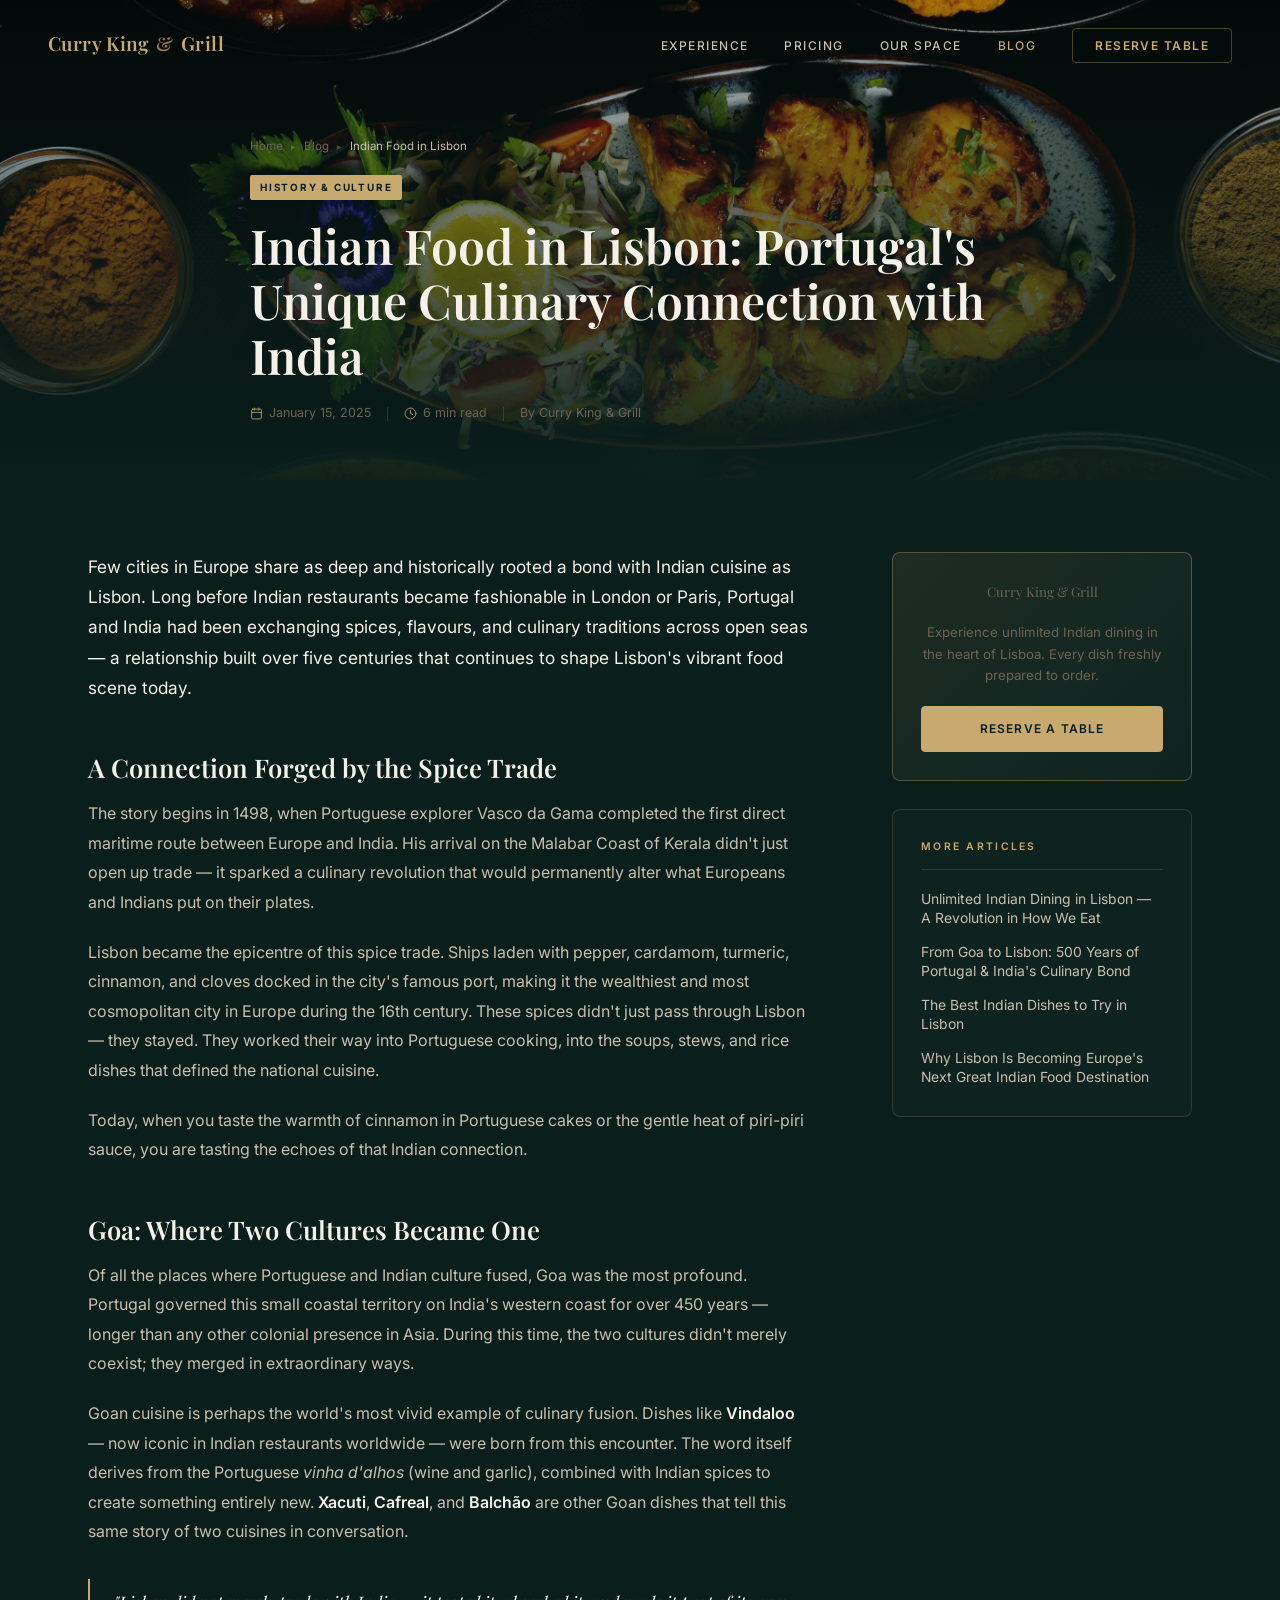
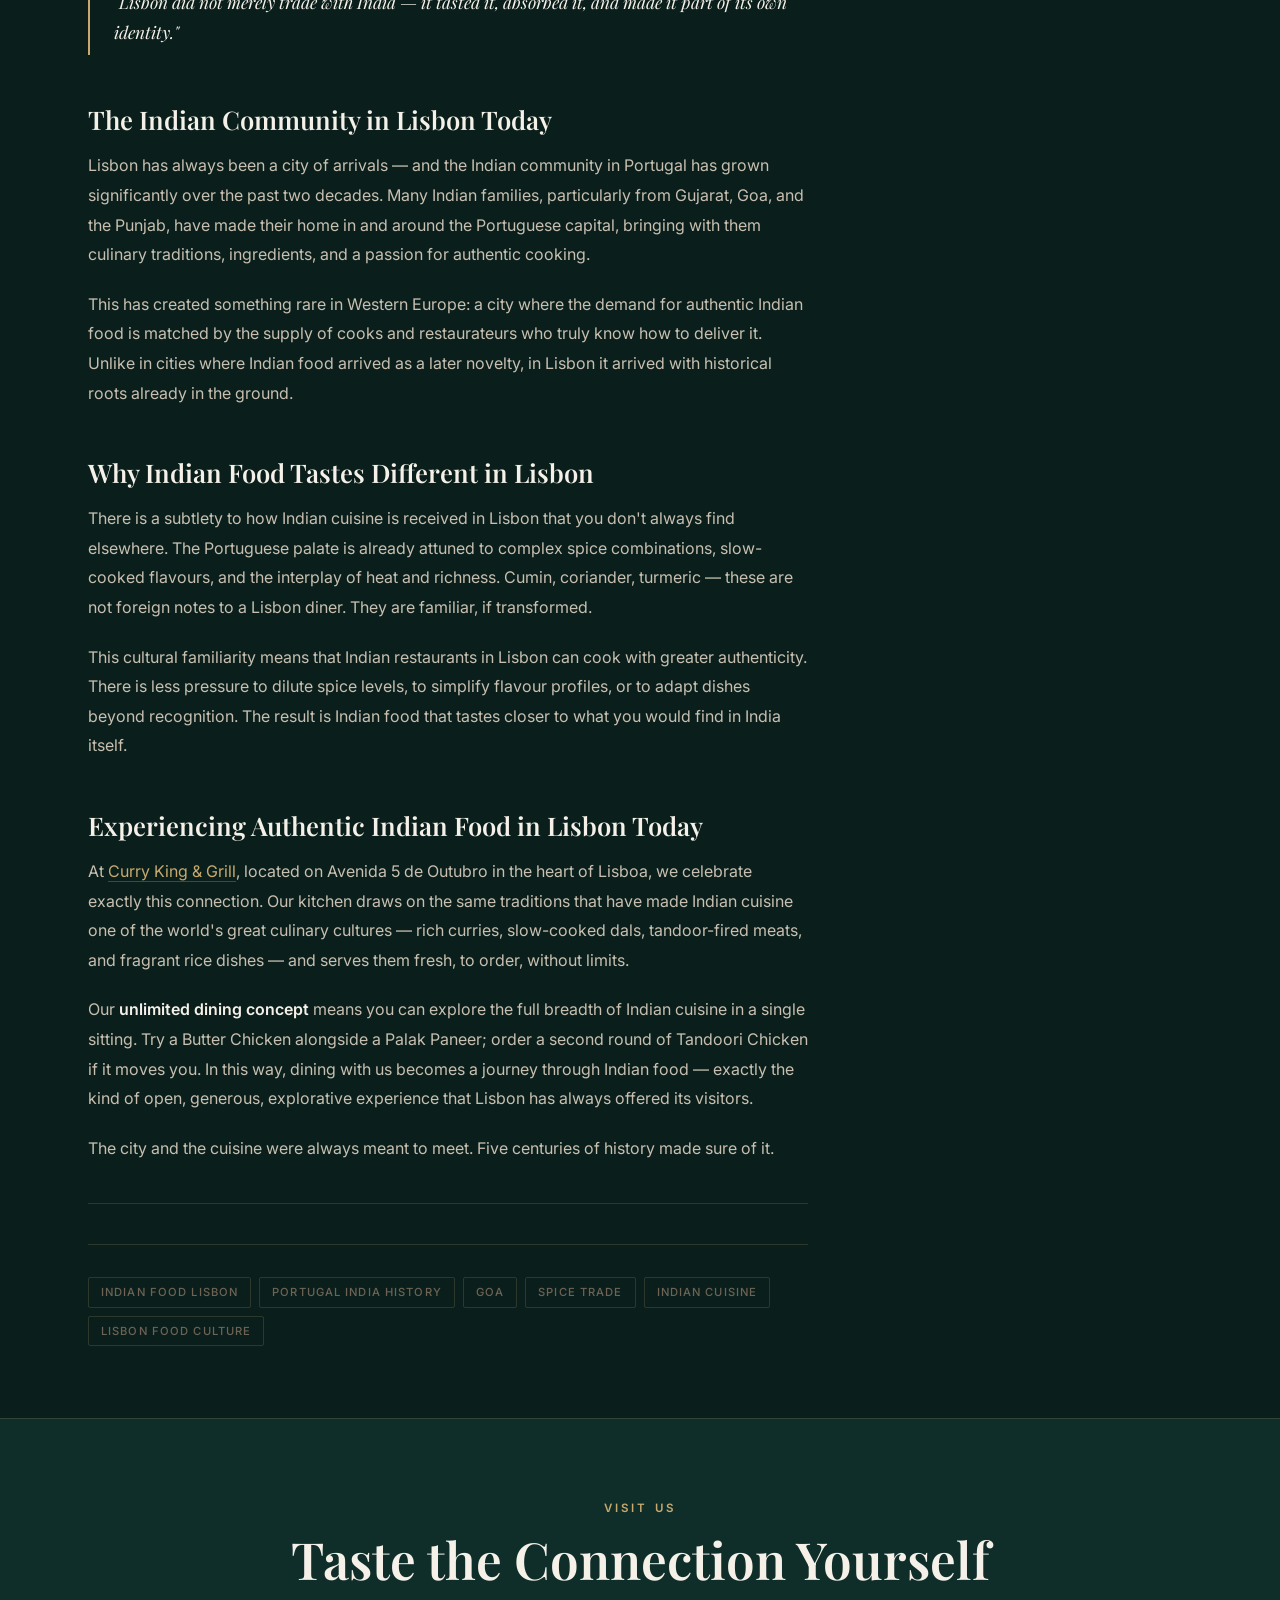
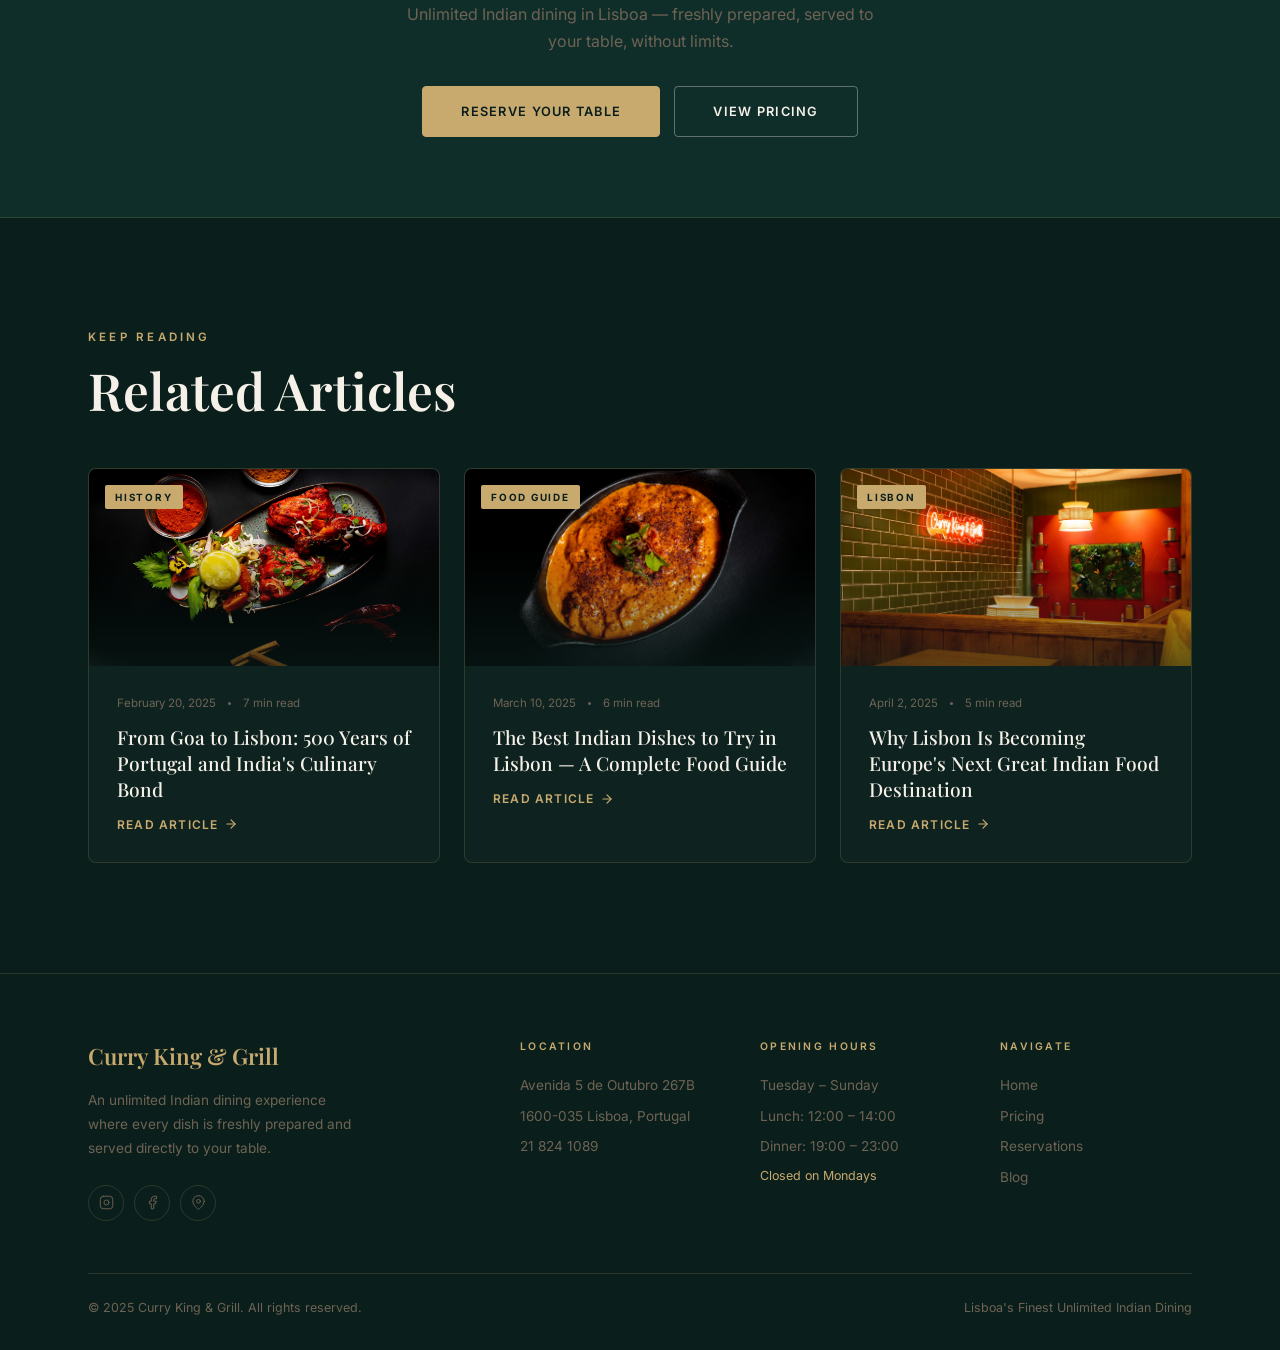
<file: blog/indian-food-lisbon-portugal-connection.html>
<!DOCTYPE html>
<html lang="en">
<head>
    <meta charset="UTF-8">
    <meta name="viewport" content="width=device-width, initial-scale=1.0">
    <title>Indian Food in Lisbon: Portugal's Unique Culinary Connection | Curry King & Grill</title>
    <meta name="description" content="Discover why Lisbon has one of Europe's deepest connections with Indian food. From the spice trade to Goa, explore how Portugal and India shaped each other's cuisines.">
    <meta name="keywords" content="indian food lisbon, indian cuisine portugal, indian restaurant lisbon, lisbon indian food, portugal india food connection, indian food cultura portugal">
    <link rel="canonical" href="https://curryking.pt/blog/indian-food-lisbon-portugal-connection.html">

    <meta property="og:title" content="Indian Food in Lisbon: Portugal's Unique Culinary Connection">
    <meta property="og:description" content="Discover why Lisbon has one of Europe's deepest connections with Indian food — from the spice trade to Goa and beyond.">
    <meta property="og:type" content="article">
    <meta property="og:url" content="https://curryking.pt/blog/indian-food-lisbon-portugal-connection.html">
    <meta property="og:image" content="https://curryking.pt/photos/DSC08992 (1).jpg">
    <meta property="article:published_time" content="2025-01-15">
    <meta property="article:author" content="Curry King & Grill">
    <meta property="article:section" content="History & Culture">

    <script type="application/ld+json">
    {
      "@context": "https://schema.org",
      "@type": "Article",
      "headline": "Indian Food in Lisbon: Portugal's Unique Culinary Connection with India",
      "description": "Discover why Lisbon has one of Europe's deepest connections with Indian food. From the spice trade to Goa, explore how Portugal and India shaped each other's cuisines.",
      "author": { "@type": "Organization", "name": "Curry King & Grill" },
      "publisher": { "@type": "Organization", "name": "Curry King & Grill", "url": "https://curryking.pt" },
      "datePublished": "2025-01-15",
      "image": "https://curryking.pt/photos/DSC08992 (1).jpg",
      "url": "https://curryking.pt/blog/indian-food-lisbon-portugal-connection.html"
    }
    </script>

    <link rel="preconnect" href="https://fonts.googleapis.com">
    <link rel="preconnect" href="https://fonts.gstatic.com" crossorigin>
    <link href="https://fonts.googleapis.com/css2?family=Playfair+Display:ital,wght@0,400;0,500;0,600;0,700;1,400;1,500&family=Inter:wght@300;400;500;600&display=swap" rel="stylesheet">
    <link rel="stylesheet" href="../styles.css">
    <link rel="stylesheet" href="../blog.css">
</head>
<body>

    <nav class="nav scrolled" id="nav">
        <div class="nav__container">
            <a href="../index.html" class="nav__logo">
                <span>Curry King</span> <span class="nav__logo-amp">&amp;</span> <span>Grill</span>
            </a>
            <button class="nav__toggle" id="navToggle" aria-label="Toggle navigation">
                <span></span><span></span><span></span>
            </button>
            <ul class="nav__links" id="navLinks">
                <li><a href="../index.html#experience" class="nav__link">Experience</a></li>
                <li><a href="../index.html#pricing" class="nav__link">Pricing</a></li>
                <li><a href="../index.html#ambience" class="nav__link">Our Space</a></li>
                <li><a href="../blog.html" class="nav__link" style="color: var(--clr-gold)">Blog</a></li>
                <li><a href="../index.html#reservation" class="nav__cta">Reserve Table</a></li>
            </ul>
        </div>
    </nav>

    <!-- ARTICLE HERO -->
    <header class="article-hero">
        <div class="article-hero__bg">
            <img src="../photos/DSC08992 (1).jpg" alt="Indian dishes in Lisbon">
            <div class="article-hero__overlay"></div>
        </div>
        <div class="article-hero__content container">
            <nav class="breadcrumb" aria-label="Breadcrumb">
                <a href="../index.html">Home</a>
                <span class="breadcrumb__sep">&#9656;</span>
                <a href="../blog.html">Blog</a>
                <span class="breadcrumb__sep">&#9656;</span>
                <span class="breadcrumb__current">Indian Food in Lisbon</span>
            </nav>
            <span class="article-cat">History &amp; Culture</span>
            <h1 class="article-title">Indian Food in Lisbon: Portugal's Unique Culinary Connection with India</h1>
            <div class="article-meta">
                <span class="article-meta__item">
                    <svg viewBox="0 0 24 24" fill="none" stroke="currentColor" stroke-width="1.5" stroke-linecap="round" stroke-linejoin="round"><rect x="3" y="4" width="18" height="18" rx="2"/><line x1="16" y1="2" x2="16" y2="6"/><line x1="8" y1="2" x2="8" y2="6"/><line x1="3" y1="10" x2="21" y2="10"/></svg>
                    January 15, 2025
                </span>
                <span class="article-meta__sep"></span>
                <span class="article-meta__item">
                    <svg viewBox="0 0 24 24" fill="none" stroke="currentColor" stroke-width="1.5" stroke-linecap="round" stroke-linejoin="round"><circle cx="12" cy="12" r="10"/><polyline points="12 6 12 12 16 14"/></svg>
                    6 min read
                </span>
                <span class="article-meta__sep"></span>
                <span class="article-meta__item">By Curry King &amp; Grill</span>
            </div>
        </div>
    </header>

    <!-- ARTICLE BODY -->
    <div class="article-layout">
        <div class="container">
            <article class="article-body">

                <p>Few cities in Europe share as deep and historically rooted a bond with Indian cuisine as Lisbon. Long before Indian restaurants became fashionable in London or Paris, Portugal and India had been exchanging spices, flavours, and culinary traditions across open seas — a relationship built over five centuries that continues to shape Lisbon's vibrant food scene today.</p>

                <h2>A Connection Forged by the Spice Trade</h2>
                <p>The story begins in 1498, when Portuguese explorer Vasco da Gama completed the first direct maritime route between Europe and India. His arrival on the Malabar Coast of Kerala didn't just open up trade — it sparked a culinary revolution that would permanently alter what Europeans and Indians put on their plates.</p>
                <p>Lisbon became the epicentre of this spice trade. Ships laden with pepper, cardamom, turmeric, cinnamon, and cloves docked in the city's famous port, making it the wealthiest and most cosmopolitan city in Europe during the 16th century. These spices didn't just pass through Lisbon — they stayed. They worked their way into Portuguese cooking, into the soups, stews, and rice dishes that defined the national cuisine.</p>
                <p>Today, when you taste the warmth of cinnamon in Portuguese cakes or the gentle heat of piri-piri sauce, you are tasting the echoes of that Indian connection.</p>

                <h2>Goa: Where Two Cultures Became One</h2>
                <p>Of all the places where Portuguese and Indian culture fused, Goa was the most profound. Portugal governed this small coastal territory on India's western coast for over 450 years — longer than any other colonial presence in Asia. During this time, the two cultures didn't merely coexist; they merged in extraordinary ways.</p>
                <p>Goan cuisine is perhaps the world's most vivid example of culinary fusion. Dishes like <strong>Vindaloo</strong> — now iconic in Indian restaurants worldwide — were born from this encounter. The word itself derives from the Portuguese <em>vinha d'alhos</em> (wine and garlic), combined with Indian spices to create something entirely new. <strong>Xacuti</strong>, <strong>Cafreal</strong>, and <strong>Balchão</strong> are other Goan dishes that tell this same story of two cuisines in conversation.</p>

                <blockquote>
                    <p>"Lisbon did not merely trade with India — it tasted it, absorbed it, and made it part of its own identity."</p>
                </blockquote>

                <h2>The Indian Community in Lisbon Today</h2>
                <p>Lisbon has always been a city of arrivals — and the Indian community in Portugal has grown significantly over the past two decades. Many Indian families, particularly from Gujarat, Goa, and the Punjab, have made their home in and around the Portuguese capital, bringing with them culinary traditions, ingredients, and a passion for authentic cooking.</p>
                <p>This has created something rare in Western Europe: a city where the demand for authentic Indian food is matched by the supply of cooks and restaurateurs who truly know how to deliver it. Unlike in cities where Indian food arrived as a later novelty, in Lisbon it arrived with historical roots already in the ground.</p>

                <h2>Why Indian Food Tastes Different in Lisbon</h2>
                <p>There is a subtlety to how Indian cuisine is received in Lisbon that you don't always find elsewhere. The Portuguese palate is already attuned to complex spice combinations, slow-cooked flavours, and the interplay of heat and richness. Cumin, coriander, turmeric — these are not foreign notes to a Lisbon diner. They are familiar, if transformed.</p>
                <p>This cultural familiarity means that Indian restaurants in Lisbon can cook with greater authenticity. There is less pressure to dilute spice levels, to simplify flavour profiles, or to adapt dishes beyond recognition. The result is Indian food that tastes closer to what you would find in India itself.</p>

                <h2>Experiencing Authentic Indian Food in Lisbon Today</h2>
                <p>At <a href="../index.html">Curry King &amp; Grill</a>, located on Avenida 5 de Outubro in the heart of Lisboa, we celebrate exactly this connection. Our kitchen draws on the same traditions that have made Indian cuisine one of the world's great culinary cultures — rich curries, slow-cooked dals, tandoor-fired meats, and fragrant rice dishes — and serves them fresh, to order, without limits.</p>
                <p>Our <strong>unlimited dining concept</strong> means you can explore the full breadth of Indian cuisine in a single sitting. Try a Butter Chicken alongside a Palak Paneer; order a second round of Tandoori Chicken if it moves you. In this way, dining with us becomes a journey through Indian food — exactly the kind of open, generous, explorative experience that Lisbon has always offered its visitors.</p>
                <p>The city and the cuisine were always meant to meet. Five centuries of history made sure of it.</p>

                <div class="article-divider"></div>

                <div class="article-tags">
                    <span class="article-tag">Indian Food Lisbon</span>
                    <span class="article-tag">Portugal India History</span>
                    <span class="article-tag">Goa</span>
                    <span class="article-tag">Spice Trade</span>
                    <span class="article-tag">Indian Cuisine</span>
                    <span class="article-tag">Lisbon Food Culture</span>
                </div>

            </article>

            <!-- SIDEBAR -->
            <aside class="article-sidebar">
                <div class="sidebar-widget sidebar-cta">
                    <p class="sidebar-cta__logo">Curry King &amp; Grill</p>
                    <p>Experience unlimited Indian dining in the heart of Lisboa. Every dish freshly prepared to order.</p>
                    <a href="../index.html#reservation" class="btn btn--primary">Reserve a Table</a>
                </div>
                <div class="sidebar-widget">
                    <p class="sidebar-widget__title">More Articles</p>
                    <div class="sidebar-widget__list">
                        <a href="unlimited-indian-dining-lisbon.html">Unlimited Indian Dining in Lisbon — A Revolution in How We Eat</a>
                        <a href="goa-lisbon-portugal-india-culinary-history.html">From Goa to Lisbon: 500 Years of Portugal &amp; India's Culinary Bond</a>
                        <a href="best-indian-dishes-lisbon-food-guide.html">The Best Indian Dishes to Try in Lisbon</a>
                        <a href="lisbon-indian-food-destination-europe.html">Why Lisbon Is Becoming Europe's Next Great Indian Food Destination</a>
                    </div>
                </div>
            </aside>
        </div>
    </div>

    <!-- CTA -->
    <section class="article-cta">
        <div class="container">
            <p class="section-label">Visit Us</p>
            <h2 class="section-title">Taste the Connection Yourself</h2>
            <p class="section-subtitle">Unlimited Indian dining in Lisboa — freshly prepared, served to your table, without limits.</p>
            <div class="article-cta__actions">
                <a href="../index.html#reservation" class="btn btn--primary">Reserve Your Table</a>
                <a href="../index.html#pricing" class="btn btn--ghost">View Pricing</a>
            </div>
        </div>
    </section>

    <!-- RELATED ARTICLES -->
    <section class="related-articles">
        <div class="container">
            <header class="section-header">
                <p class="section-label">Keep Reading</p>
                <h2 class="section-title">Related Articles</h2>
            </header>
            <div class="related-grid">
                <a href="goa-lisbon-portugal-india-culinary-history.html" class="blog-card">
                    <div class="blog-card__img-wrap"><img src="../photos/DSC08837 (1).jpg" alt="Tandoori chicken" loading="lazy"><div class="blog-card__img-overlay"></div><span class="blog-card__cat">History</span></div>
                    <div class="blog-card__body">
                        <div class="blog-card__meta"><span>February 20, 2025</span><span class="blog-card__meta-dot"></span><span>7 min read</span></div>
                        <h3 class="blog-card__title">From Goa to Lisbon: 500 Years of Portugal and India's Culinary Bond</h3>
                        <span class="blog-card__link">Read Article <svg viewBox="0 0 24 24" fill="none" stroke="currentColor" stroke-width="2" stroke-linecap="round" stroke-linejoin="round"><line x1="5" y1="12" x2="19" y2="12"/><polyline points="12 5 19 12 12 19"/></svg></span>
                    </div>
                </a>
                <a href="best-indian-dishes-lisbon-food-guide.html" class="blog-card">
                    <div class="blog-card__img-wrap"><img src="../photos/DSC09037 (1).jpg" alt="Butter chicken" loading="lazy"><div class="blog-card__img-overlay"></div><span class="blog-card__cat">Food Guide</span></div>
                    <div class="blog-card__body">
                        <div class="blog-card__meta"><span>March 10, 2025</span><span class="blog-card__meta-dot"></span><span>6 min read</span></div>
                        <h3 class="blog-card__title">The Best Indian Dishes to Try in Lisbon — A Complete Food Guide</h3>
                        <span class="blog-card__link">Read Article <svg viewBox="0 0 24 24" fill="none" stroke="currentColor" stroke-width="2" stroke-linecap="round" stroke-linejoin="round"><line x1="5" y1="12" x2="19" y2="12"/><polyline points="12 5 19 12 12 19"/></svg></span>
                    </div>
                </a>
                <a href="lisbon-indian-food-destination-europe.html" class="blog-card">
                    <div class="blog-card__img-wrap"><img src="../photos/DSC07465 (1) (1).jpg" alt="Curry King & Grill Lisbon" loading="lazy"><div class="blog-card__img-overlay"></div><span class="blog-card__cat">Lisbon</span></div>
                    <div class="blog-card__body">
                        <div class="blog-card__meta"><span>April 2, 2025</span><span class="blog-card__meta-dot"></span><span>5 min read</span></div>
                        <h3 class="blog-card__title">Why Lisbon Is Becoming Europe's Next Great Indian Food Destination</h3>
                        <span class="blog-card__link">Read Article <svg viewBox="0 0 24 24" fill="none" stroke="currentColor" stroke-width="2" stroke-linecap="round" stroke-linejoin="round"><line x1="5" y1="12" x2="19" y2="12"/><polyline points="12 5 19 12 12 19"/></svg></span>
                    </div>
                </a>
            </div>
        </div>
    </section>

    <footer class="footer">
        <div class="container">
            <div class="footer__grid">
                <div class="footer__brand">
                    <h3 class="footer__logo">Curry King &amp; Grill</h3>
                    <p class="footer__tagline">An unlimited Indian dining experience where every dish is freshly prepared and served directly to your table.</p>
                    <div class="footer__social">
                        <a href="https://www.instagram.com/currykingngrill/" target="_blank" rel="noopener noreferrer" aria-label="Instagram"><svg viewBox="0 0 24 24" fill="none" stroke="currentColor" stroke-width="1.5" stroke-linecap="round" stroke-linejoin="round"><rect x="2" y="2" width="20" height="20" rx="5"/><circle cx="12" cy="12" r="4"/><circle cx="17.5" cy="6.5" r="0.5" fill="currentColor" stroke="none"/></svg></a>
                        <a href="https://www.facebook.com/currykingngrill" target="_blank" rel="noopener noreferrer" aria-label="Facebook"><svg viewBox="0 0 24 24" fill="none" stroke="currentColor" stroke-width="1.5" stroke-linecap="round" stroke-linejoin="round"><path d="M18 2h-3a5 5 0 0 0-5 5v3H7v4h3v8h4v-8h3l1-4h-4V7a1 1 0 0 1 1-1h3z"/></svg></a>
                        <a href="https://maps.google.com/?q=Avenida+5+de+Outubro+267B,+1600-035+Lisboa" target="_blank" rel="noopener noreferrer" aria-label="Google Maps"><svg viewBox="0 0 24 24" fill="none" stroke="currentColor" stroke-width="1.5" stroke-linecap="round" stroke-linejoin="round"><path d="M21 10c0 7-9 13-9 13S3 17 3 10a9 9 0 0 1 18 0z"/><circle cx="12" cy="10" r="3"/></svg></a>
                    </div>
                </div>
                <div class="footer__col"><h4>Location</h4><ul><li>Avenida 5 de Outubro 267B</li><li>1600-035 Lisboa, Portugal</li><li><a href="tel:+351218241089">21 824 1089</a></li></ul></div>
                <div class="footer__col"><h4>Opening Hours</h4><ul><li>Tuesday – Sunday</li><li>Lunch: 12:00 – 14:00</li><li>Dinner: 19:00 – 23:00</li><li class="footer__open-badge">Closed on Mondays</li></ul></div>
                <div class="footer__col"><h4>Navigate</h4><ul><li><a href="../index.html">Home</a></li><li><a href="../index.html#pricing">Pricing</a></li><li><a href="../index.html#reservation">Reservations</a></li><li><a href="../blog.html">Blog</a></li></ul></div>
            </div>
            <div class="footer__bottom">
                <p>&copy; 2025 Curry King &amp; Grill. All rights reserved.</p>
                <p>Lisboa's Finest Unlimited Indian Dining</p>
            </div>
        </div>
    </footer>

    <script src="../script.js"></script>
</body>
</html>
</file>
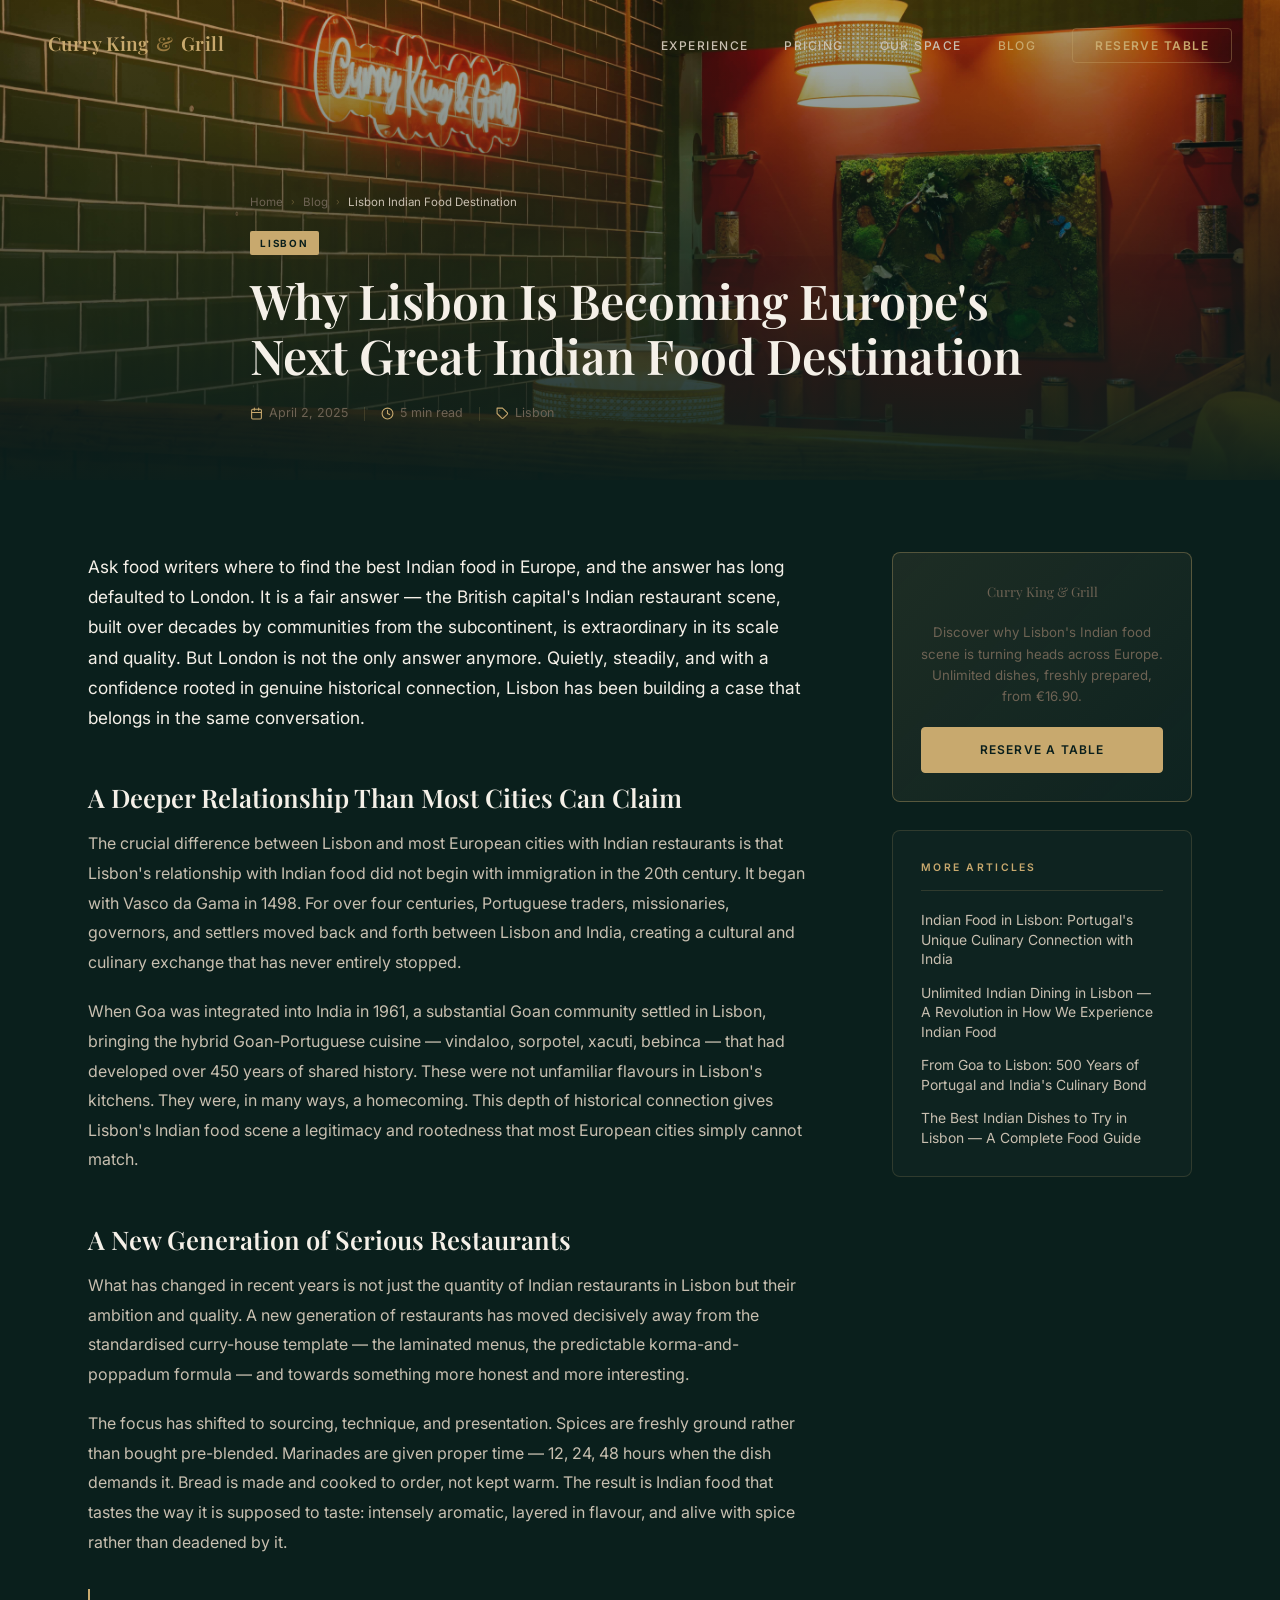
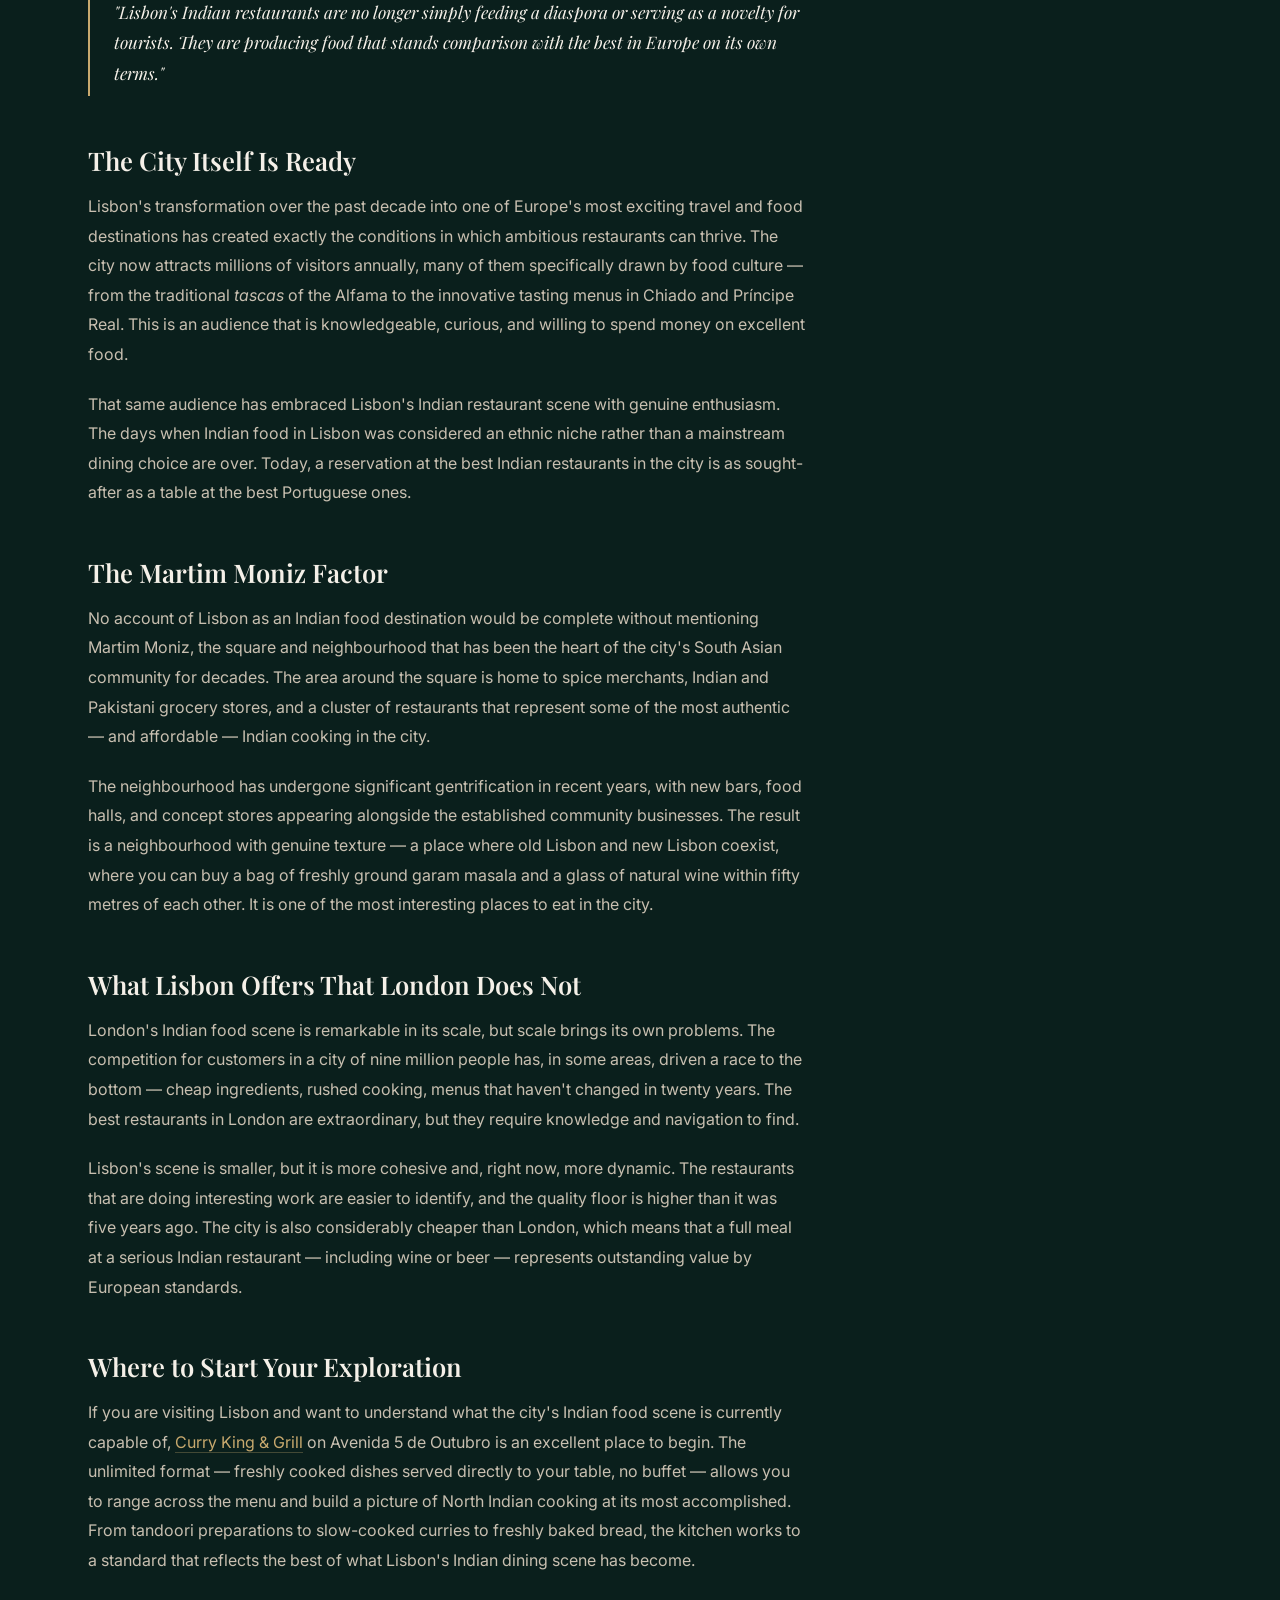
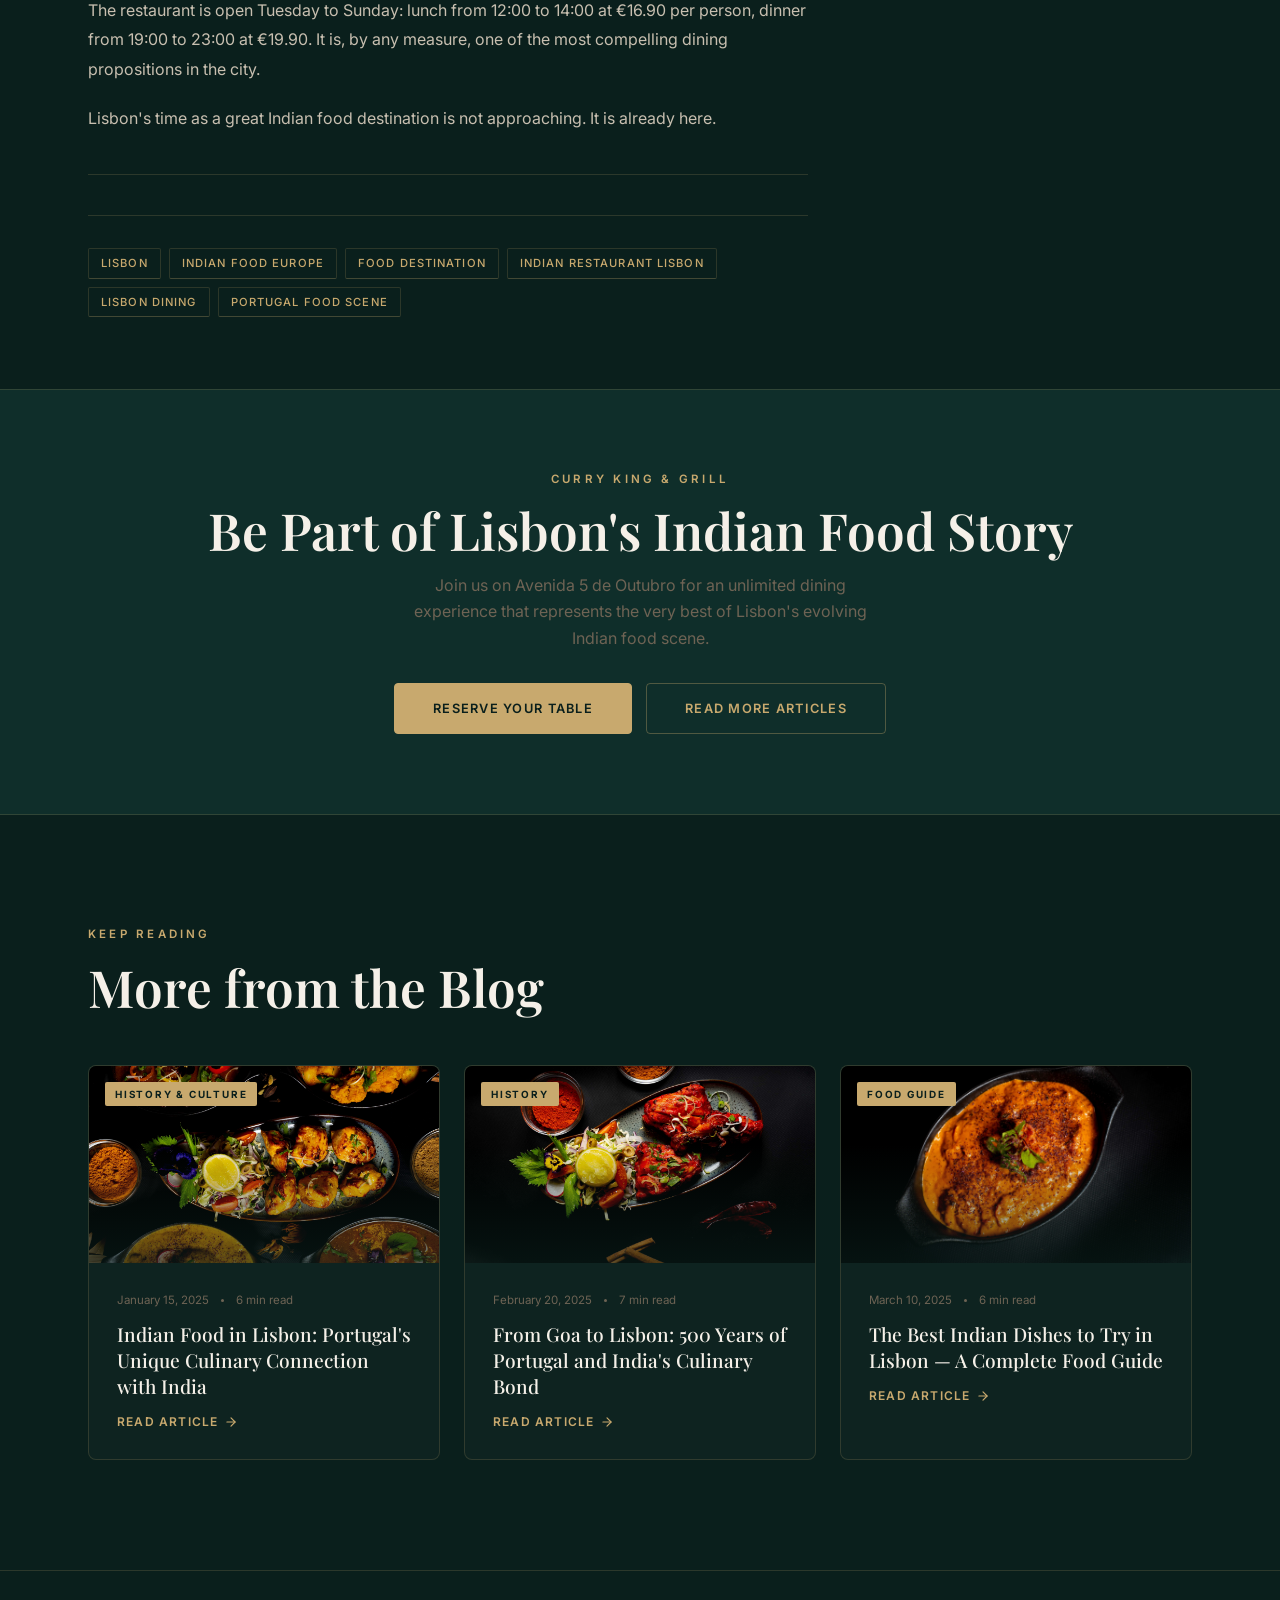
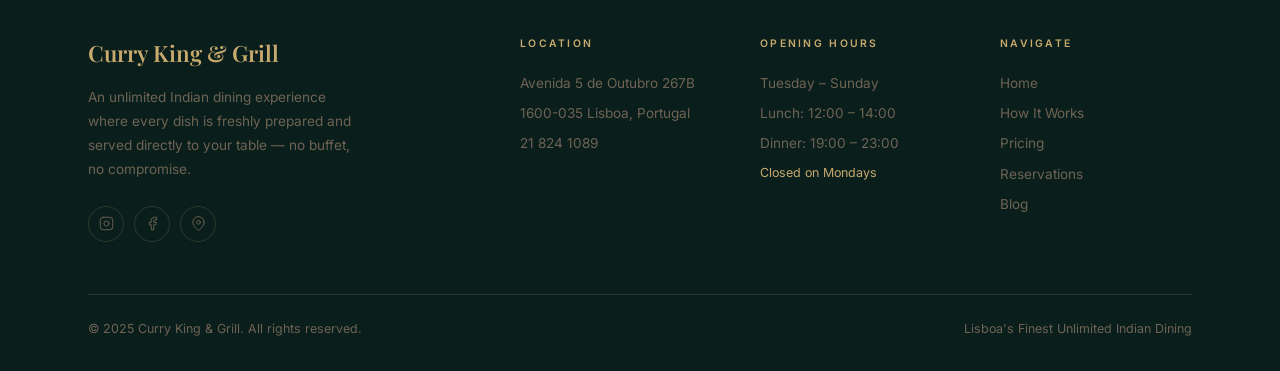
<file: blog/lisbon-indian-food-destination-europe.html>
<!DOCTYPE html>
<html lang="en">
<head>
    <meta charset="UTF-8">
    <meta name="viewport" content="width=device-width, initial-scale=1.0">
    <title>Why Lisbon Is Becoming Europe's Next Great Indian Food Destination | Curry King & Grill</title>
    <meta name="description" content="Quietly and confidently, Lisbon has been building a reputation as one of Europe's finest cities for authentic Indian cuisine. Here's why food lovers are taking notice.">
    <meta name="keywords" content="indian food lisbon europe, best indian restaurant lisbon, lisbon food destination, indian cuisine europe, lisbon indian food scene, indian restaurant portugal">
    <link rel="canonical" href="https://curryking.pt/blog/lisbon-indian-food-destination-europe.html">

    <!-- Open Graph -->
    <meta property="og:title" content="Why Lisbon Is Becoming Europe's Next Great Indian Food Destination">
    <meta property="og:description" content="Quietly and confidently, Lisbon has been building a reputation as one of Europe's finest cities for authentic Indian cuisine.">
    <meta property="og:type" content="article">
    <meta property="og:url" content="https://curryking.pt/blog/lisbon-indian-food-destination-europe.html">
    <meta property="og:image" content="https://curryking.pt/photos/DSC07465 (1) (1).jpg">
    <meta property="article:published_time" content="2025-04-02T09:00:00+00:00">
    <meta property="article:section" content="Lisbon">

    <!-- JSON-LD Article Schema -->
    <script type="application/ld+json">
    {
      "@context": "https://schema.org",
      "@type": "Article",
      "headline": "Why Lisbon Is Becoming Europe's Next Great Indian Food Destination",
      "description": "Quietly and confidently, Lisbon has been building a reputation as one of Europe's finest cities for authentic Indian cuisine. Here's why food lovers are taking notice.",
      "image": "https://curryking.pt/photos/DSC07465 (1) (1).jpg",
      "datePublished": "2025-04-02T09:00:00+00:00",
      "author": {
        "@type": "Organization",
        "name": "Curry King & Grill"
      },
      "publisher": {
        "@type": "Organization",
        "name": "Curry King & Grill",
        "logo": {
          "@type": "ImageObject",
          "url": "https://curryking.pt/photos/DSC07465 (1) (1).jpg"
        }
      },
      "mainEntityOfPage": {
        "@type": "WebPage",
        "@id": "https://curryking.pt/blog/lisbon-indian-food-destination-europe.html"
      }
    }
    </script>

    <link rel="preconnect" href="https://fonts.googleapis.com">
    <link rel="preconnect" href="https://fonts.gstatic.com" crossorigin>
    <link href="https://fonts.googleapis.com/css2?family=Playfair+Display:ital,wght@0,400;0,500;0,600;0,700;1,400;1,500&family=Inter:wght@300;400;500;600&display=swap" rel="stylesheet">
    <link rel="stylesheet" href="../styles.css">
    <link rel="stylesheet" href="../blog.css">
</head>
<body>

    <!-- NAVIGATION -->
    <nav class="nav scrolled" id="nav">
        <div class="nav__container">
            <a href="../index.html" class="nav__logo">
                <span>Curry King</span> <span class="nav__logo-amp">&amp;</span> <span>Grill</span>
            </a>
            <button class="nav__toggle" id="navToggle" aria-label="Toggle navigation">
                <span></span><span></span><span></span>
            </button>
            <ul class="nav__links" id="navLinks">
                <li><a href="../index.html#experience" class="nav__link">Experience</a></li>
                <li><a href="../index.html#pricing" class="nav__link">Pricing</a></li>
                <li><a href="../index.html#ambience" class="nav__link">Our Space</a></li>
                <li><a href="../blog.html" class="nav__link" style="color: var(--clr-gold)">Blog</a></li>
                <li><a href="../index.html#reservation" class="nav__cta">Reserve Table</a></li>
            </ul>
        </div>
    </nav>

    <!-- ARTICLE HERO -->
    <header class="article-hero">
        <div class="article-hero__bg">
            <img src="../photos/DSC07465 (1) (1).jpg" alt="Curry King & Grill — Lisbon's Indian dining destination">
        </div>
        <div class="article-hero__overlay"></div>
        <div class="container">
            <div class="article-hero__content">
                <nav class="breadcrumb" aria-label="Breadcrumb">
                    <a href="../index.html">Home</a>
                    <span class="breadcrumb__sep">›</span>
                    <a href="../blog.html">Blog</a>
                    <span class="breadcrumb__sep">›</span>
                    <span class="breadcrumb__current">Lisbon Indian Food Destination</span>
                </nav>
                <span class="article-cat">Lisbon</span>
                <h1 class="article-title">Why Lisbon Is Becoming Europe's Next Great Indian Food Destination</h1>
                <div class="article-meta">
                    <div class="article-meta__item">
                        <svg viewBox="0 0 24 24" fill="none" stroke="currentColor" stroke-width="2" stroke-linecap="round" stroke-linejoin="round"><rect x="3" y="4" width="18" height="18" rx="2" ry="2"/><line x1="16" y1="2" x2="16" y2="6"/><line x1="8" y1="2" x2="8" y2="6"/><line x1="3" y1="10" x2="21" y2="10"/></svg>
                        April 2, 2025
                    </div>
                    <div class="article-meta__sep"></div>
                    <div class="article-meta__item">
                        <svg viewBox="0 0 24 24" fill="none" stroke="currentColor" stroke-width="2" stroke-linecap="round" stroke-linejoin="round"><circle cx="12" cy="12" r="10"/><polyline points="12 6 12 12 16 14"/></svg>
                        5 min read
                    </div>
                    <div class="article-meta__sep"></div>
                    <div class="article-meta__item">
                        <svg viewBox="0 0 24 24" fill="none" stroke="currentColor" stroke-width="2" stroke-linecap="round" stroke-linejoin="round"><path d="M20.59 13.41l-7.17 7.17a2 2 0 0 1-2.83 0L2 12V2h10l8.59 8.59a2 2 0 0 1 0 2.82z"/><line x1="7" y1="7" x2="7.01" y2="7"/></svg>
                        Lisbon
                    </div>
                </div>
            </div>
        </div>
    </header>

    <!-- ARTICLE LAYOUT -->
    <div class="article-layout">
        <div class="container">

            <!-- Article body -->
            <article class="article-body">

                <p>Ask food writers where to find the best Indian food in Europe, and the answer has long defaulted to London. It is a fair answer — the British capital's Indian restaurant scene, built over decades by communities from the subcontinent, is extraordinary in its scale and quality. But London is not the only answer anymore. Quietly, steadily, and with a confidence rooted in genuine historical connection, Lisbon has been building a case that belongs in the same conversation.</p>

                <h2>A Deeper Relationship Than Most Cities Can Claim</h2>
                <p>The crucial difference between Lisbon and most European cities with Indian restaurants is that Lisbon's relationship with Indian food did not begin with immigration in the 20th century. It began with Vasco da Gama in 1498. For over four centuries, Portuguese traders, missionaries, governors, and settlers moved back and forth between Lisbon and India, creating a cultural and culinary exchange that has never entirely stopped.</p>

                <p>When Goa was integrated into India in 1961, a substantial Goan community settled in Lisbon, bringing the hybrid Goan-Portuguese cuisine — vindaloo, sorpotel, xacuti, bebinca — that had developed over 450 years of shared history. These were not unfamiliar flavours in Lisbon's kitchens. They were, in many ways, a homecoming. This depth of historical connection gives Lisbon's Indian food scene a legitimacy and rootedness that most European cities simply cannot match.</p>

                <h2>A New Generation of Serious Restaurants</h2>
                <p>What has changed in recent years is not just the quantity of Indian restaurants in Lisbon but their ambition and quality. A new generation of restaurants has moved decisively away from the standardised curry-house template — the laminated menus, the predictable korma-and-poppadum formula — and towards something more honest and more interesting.</p>

                <p>The focus has shifted to sourcing, technique, and presentation. Spices are freshly ground rather than bought pre-blended. Marinades are given proper time — 12, 24, 48 hours when the dish demands it. Bread is made and cooked to order, not kept warm. The result is Indian food that tastes the way it is supposed to taste: intensely aromatic, layered in flavour, and alive with spice rather than deadened by it.</p>

                <blockquote>
                    <p>"Lisbon's Indian restaurants are no longer simply feeding a diaspora or serving as a novelty for tourists. They are producing food that stands comparison with the best in Europe on its own terms."</p>
                </blockquote>

                <h2>The City Itself Is Ready</h2>
                <p>Lisbon's transformation over the past decade into one of Europe's most exciting travel and food destinations has created exactly the conditions in which ambitious restaurants can thrive. The city now attracts millions of visitors annually, many of them specifically drawn by food culture — from the traditional <em>tascas</em> of the Alfama to the innovative tasting menus in Chiado and Príncipe Real. This is an audience that is knowledgeable, curious, and willing to spend money on excellent food.</p>

                <p>That same audience has embraced Lisbon's Indian restaurant scene with genuine enthusiasm. The days when Indian food in Lisbon was considered an ethnic niche rather than a mainstream dining choice are over. Today, a reservation at the best Indian restaurants in the city is as sought-after as a table at the best Portuguese ones.</p>

                <h2>The Martim Moniz Factor</h2>
                <p>No account of Lisbon as an Indian food destination would be complete without mentioning Martim Moniz, the square and neighbourhood that has been the heart of the city's South Asian community for decades. The area around the square is home to spice merchants, Indian and Pakistani grocery stores, and a cluster of restaurants that represent some of the most authentic — and affordable — Indian cooking in the city.</p>

                <p>The neighbourhood has undergone significant gentrification in recent years, with new bars, food halls, and concept stores appearing alongside the established community businesses. The result is a neighbourhood with genuine texture — a place where old Lisbon and new Lisbon coexist, where you can buy a bag of freshly ground garam masala and a glass of natural wine within fifty metres of each other. It is one of the most interesting places to eat in the city.</p>

                <h2>What Lisbon Offers That London Does Not</h2>
                <p>London's Indian food scene is remarkable in its scale, but scale brings its own problems. The competition for customers in a city of nine million people has, in some areas, driven a race to the bottom — cheap ingredients, rushed cooking, menus that haven't changed in twenty years. The best restaurants in London are extraordinary, but they require knowledge and navigation to find.</p>

                <p>Lisbon's scene is smaller, but it is more cohesive and, right now, more dynamic. The restaurants that are doing interesting work are easier to identify, and the quality floor is higher than it was five years ago. The city is also considerably cheaper than London, which means that a full meal at a serious Indian restaurant — including wine or beer — represents outstanding value by European standards.</p>

                <h2>Where to Start Your Exploration</h2>
                <p>If you are visiting Lisbon and want to understand what the city's Indian food scene is currently capable of, <a href="../index.html">Curry King &amp; Grill</a> on Avenida 5 de Outubro is an excellent place to begin. The unlimited format — freshly cooked dishes served directly to your table, no buffet — allows you to range across the menu and build a picture of North Indian cooking at its most accomplished. From tandoori preparations to slow-cooked curries to freshly baked bread, the kitchen works to a standard that reflects the best of what Lisbon's Indian dining scene has become.</p>

                <p>The restaurant is open Tuesday to Sunday: lunch from 12:00 to 14:00 at €16.90 per person, dinner from 19:00 to 23:00 at €19.90. It is, by any measure, one of the most compelling dining propositions in the city.</p>

                <p>Lisbon's time as a great Indian food destination is not approaching. It is already here.</p>

                <div class="article-divider"></div>

                <div class="article-tags">
                    <a href="../blog.html" class="article-tag">Lisbon</a>
                    <a href="../blog.html" class="article-tag">Indian Food Europe</a>
                    <a href="../blog.html" class="article-tag">Food Destination</a>
                    <a href="../blog.html" class="article-tag">Indian Restaurant Lisbon</a>
                    <a href="../blog.html" class="article-tag">Lisbon Dining</a>
                    <a href="../blog.html" class="article-tag">Portugal Food Scene</a>
                </div>

            </article>

            <!-- Sidebar -->
            <aside class="article-sidebar">

                <div class="sidebar-widget sidebar-cta">
                    <p class="sidebar-cta__logo">Curry King &amp; Grill</p>
                    <p>Discover why Lisbon's Indian food scene is turning heads across Europe. Unlimited dishes, freshly prepared, from €16.90.</p>
                    <a href="../index.html#reservation" class="btn btn--primary">Reserve a Table</a>
                </div>

                <div class="sidebar-widget">
                    <h3 class="sidebar-widget__title">More Articles</h3>
                    <ul class="sidebar-widget__list">
                        <li><a href="indian-food-lisbon-portugal-connection.html">Indian Food in Lisbon: Portugal's Unique Culinary Connection with India</a></li>
                        <li><a href="unlimited-indian-dining-lisbon.html">Unlimited Indian Dining in Lisbon — A Revolution in How We Experience Indian Food</a></li>
                        <li><a href="goa-lisbon-portugal-india-culinary-history.html">From Goa to Lisbon: 500 Years of Portugal and India's Culinary Bond</a></li>
                        <li><a href="best-indian-dishes-lisbon-food-guide.html">The Best Indian Dishes to Try in Lisbon — A Complete Food Guide</a></li>
                    </ul>
                </div>

            </aside>

        </div>
    </div>

    <!-- CTA SECTION -->
    <section class="article-cta">
        <div class="container">
            <span class="section-label">Curry King &amp; Grill</span>
            <h2 class="section-title">Be Part of Lisbon's Indian Food Story</h2>
            <p class="section-subtitle">Join us on Avenida 5 de Outubro for an unlimited dining experience that represents the very best of Lisbon's evolving Indian food scene.</p>
            <div class="article-cta__actions">
                <a href="../index.html#reservation" class="btn btn--primary">Reserve Your Table</a>
                <a href="../blog.html" class="btn btn--outline">Read More Articles</a>
            </div>
        </div>
    </section>

    <!-- RELATED ARTICLES -->
    <section class="related-articles">
        <div class="container">
            <div class="section-header">
                <span class="section-label">Keep Reading</span>
                <h2 class="section-title">More from the Blog</h2>
            </div>
            <div class="related-grid">

                <a href="indian-food-lisbon-portugal-connection.html" class="blog-card reveal">
                    <div class="blog-card__img-wrap">
                        <img src="../photos/DSC08992 (1).jpg" alt="Indian dishes spread" loading="lazy">
                        <div class="blog-card__img-overlay"></div>
                        <span class="blog-card__cat">History &amp; Culture</span>
                    </div>
                    <div class="blog-card__body">
                        <div class="blog-card__meta">
                            <span>January 15, 2025</span>
                            <span class="blog-card__meta-dot"></span>
                            <span>6 min read</span>
                        </div>
                        <h3 class="blog-card__title">Indian Food in Lisbon: Portugal's Unique Culinary Connection with India</h3>
                        <span class="blog-card__link">Read Article <svg viewBox="0 0 24 24" fill="none" stroke="currentColor" stroke-width="2" stroke-linecap="round" stroke-linejoin="round"><line x1="5" y1="12" x2="19" y2="12"/><polyline points="12 5 19 12 12 19"/></svg></span>
                    </div>
                </a>

                <a href="goa-lisbon-portugal-india-culinary-history.html" class="blog-card reveal" style="--reveal-delay: 0.1s">
                    <div class="blog-card__img-wrap">
                        <img src="../photos/DSC08837 (1).jpg" alt="Tandoori chicken" loading="lazy">
                        <div class="blog-card__img-overlay"></div>
                        <span class="blog-card__cat">History</span>
                    </div>
                    <div class="blog-card__body">
                        <div class="blog-card__meta">
                            <span>February 20, 2025</span>
                            <span class="blog-card__meta-dot"></span>
                            <span>7 min read</span>
                        </div>
                        <h3 class="blog-card__title">From Goa to Lisbon: 500 Years of Portugal and India's Culinary Bond</h3>
                        <span class="blog-card__link">Read Article <svg viewBox="0 0 24 24" fill="none" stroke="currentColor" stroke-width="2" stroke-linecap="round" stroke-linejoin="round"><line x1="5" y1="12" x2="19" y2="12"/><polyline points="12 5 19 12 12 19"/></svg></span>
                    </div>
                </a>

                <a href="best-indian-dishes-lisbon-food-guide.html" class="blog-card reveal" style="--reveal-delay: 0.2s">
                    <div class="blog-card__img-wrap">
                        <img src="../photos/DSC09037 (1).jpg" alt="Butter chicken curry" loading="lazy">
                        <div class="blog-card__img-overlay"></div>
                        <span class="blog-card__cat">Food Guide</span>
                    </div>
                    <div class="blog-card__body">
                        <div class="blog-card__meta">
                            <span>March 10, 2025</span>
                            <span class="blog-card__meta-dot"></span>
                            <span>6 min read</span>
                        </div>
                        <h3 class="blog-card__title">The Best Indian Dishes to Try in Lisbon — A Complete Food Guide</h3>
                        <span class="blog-card__link">Read Article <svg viewBox="0 0 24 24" fill="none" stroke="currentColor" stroke-width="2" stroke-linecap="round" stroke-linejoin="round"><line x1="5" y1="12" x2="19" y2="12"/><polyline points="12 5 19 12 12 19"/></svg></span>
                    </div>
                </a>

            </div>
        </div>
    </section>

    <!-- FOOTER -->
    <footer class="footer">
        <div class="container">
            <div class="footer__grid">
                <div class="footer__brand">
                    <h3 class="footer__logo">Curry King &amp; Grill</h3>
                    <p class="footer__tagline">An unlimited Indian dining experience where every dish is freshly prepared and served directly to your table — no buffet, no compromise.</p>
                    <div class="footer__social">
                        <a href="https://www.instagram.com/currykingngrill/" target="_blank" rel="noopener noreferrer" aria-label="Instagram">
                            <svg viewBox="0 0 24 24" fill="none" stroke="currentColor" stroke-width="1.5" stroke-linecap="round" stroke-linejoin="round"><rect x="2" y="2" width="20" height="20" rx="5"/><circle cx="12" cy="12" r="4"/><circle cx="17.5" cy="6.5" r="0.5" fill="currentColor" stroke="none"/></svg>
                        </a>
                        <a href="https://www.facebook.com/currykingngrill" target="_blank" rel="noopener noreferrer" aria-label="Facebook">
                            <svg viewBox="0 0 24 24" fill="none" stroke="currentColor" stroke-width="1.5" stroke-linecap="round" stroke-linejoin="round"><path d="M18 2h-3a5 5 0 0 0-5 5v3H7v4h3v8h4v-8h3l1-4h-4V7a1 1 0 0 1 1-1h3z"/></svg>
                        </a>
                        <a href="https://maps.google.com/?q=Avenida+5+de+Outubro+267B,+1600-035+Lisboa" target="_blank" rel="noopener noreferrer" aria-label="Google Maps">
                            <svg viewBox="0 0 24 24" fill="none" stroke="currentColor" stroke-width="1.5" stroke-linecap="round" stroke-linejoin="round"><path d="M21 10c0 7-9 13-9 13S3 17 3 10a9 9 0 0 1 18 0z"/><circle cx="12" cy="10" r="3"/></svg>
                        </a>
                    </div>
                </div>
                <div class="footer__col">
                    <h4>Location</h4>
                    <ul>
                        <li>Avenida 5 de Outubro 267B</li>
                        <li>1600-035 Lisboa, Portugal</li>
                        <li><a href="tel:+351218241089">21 824 1089</a></li>
                    </ul>
                </div>
                <div class="footer__col">
                    <h4>Opening Hours</h4>
                    <ul>
                        <li>Tuesday – Sunday</li>
                        <li>Lunch: 12:00 – 14:00</li>
                        <li>Dinner: 19:00 – 23:00</li>
                        <li class="footer__open-badge">Closed on Mondays</li>
                    </ul>
                </div>
                <div class="footer__col">
                    <h4>Navigate</h4>
                    <ul>
                        <li><a href="../index.html">Home</a></li>
                        <li><a href="../index.html#experience">How It Works</a></li>
                        <li><a href="../index.html#pricing">Pricing</a></li>
                        <li><a href="../index.html#reservation">Reservations</a></li>
                        <li><a href="../blog.html">Blog</a></li>
                    </ul>
                </div>
            </div>
            <div class="footer__bottom">
                <p>&copy; 2025 Curry King &amp; Grill. All rights reserved.</p>
                <p>Lisboa's Finest Unlimited Indian Dining</p>
            </div>
        </div>
    </footer>

    <script src="../script.js"></script>
</body>
</html>
</file>
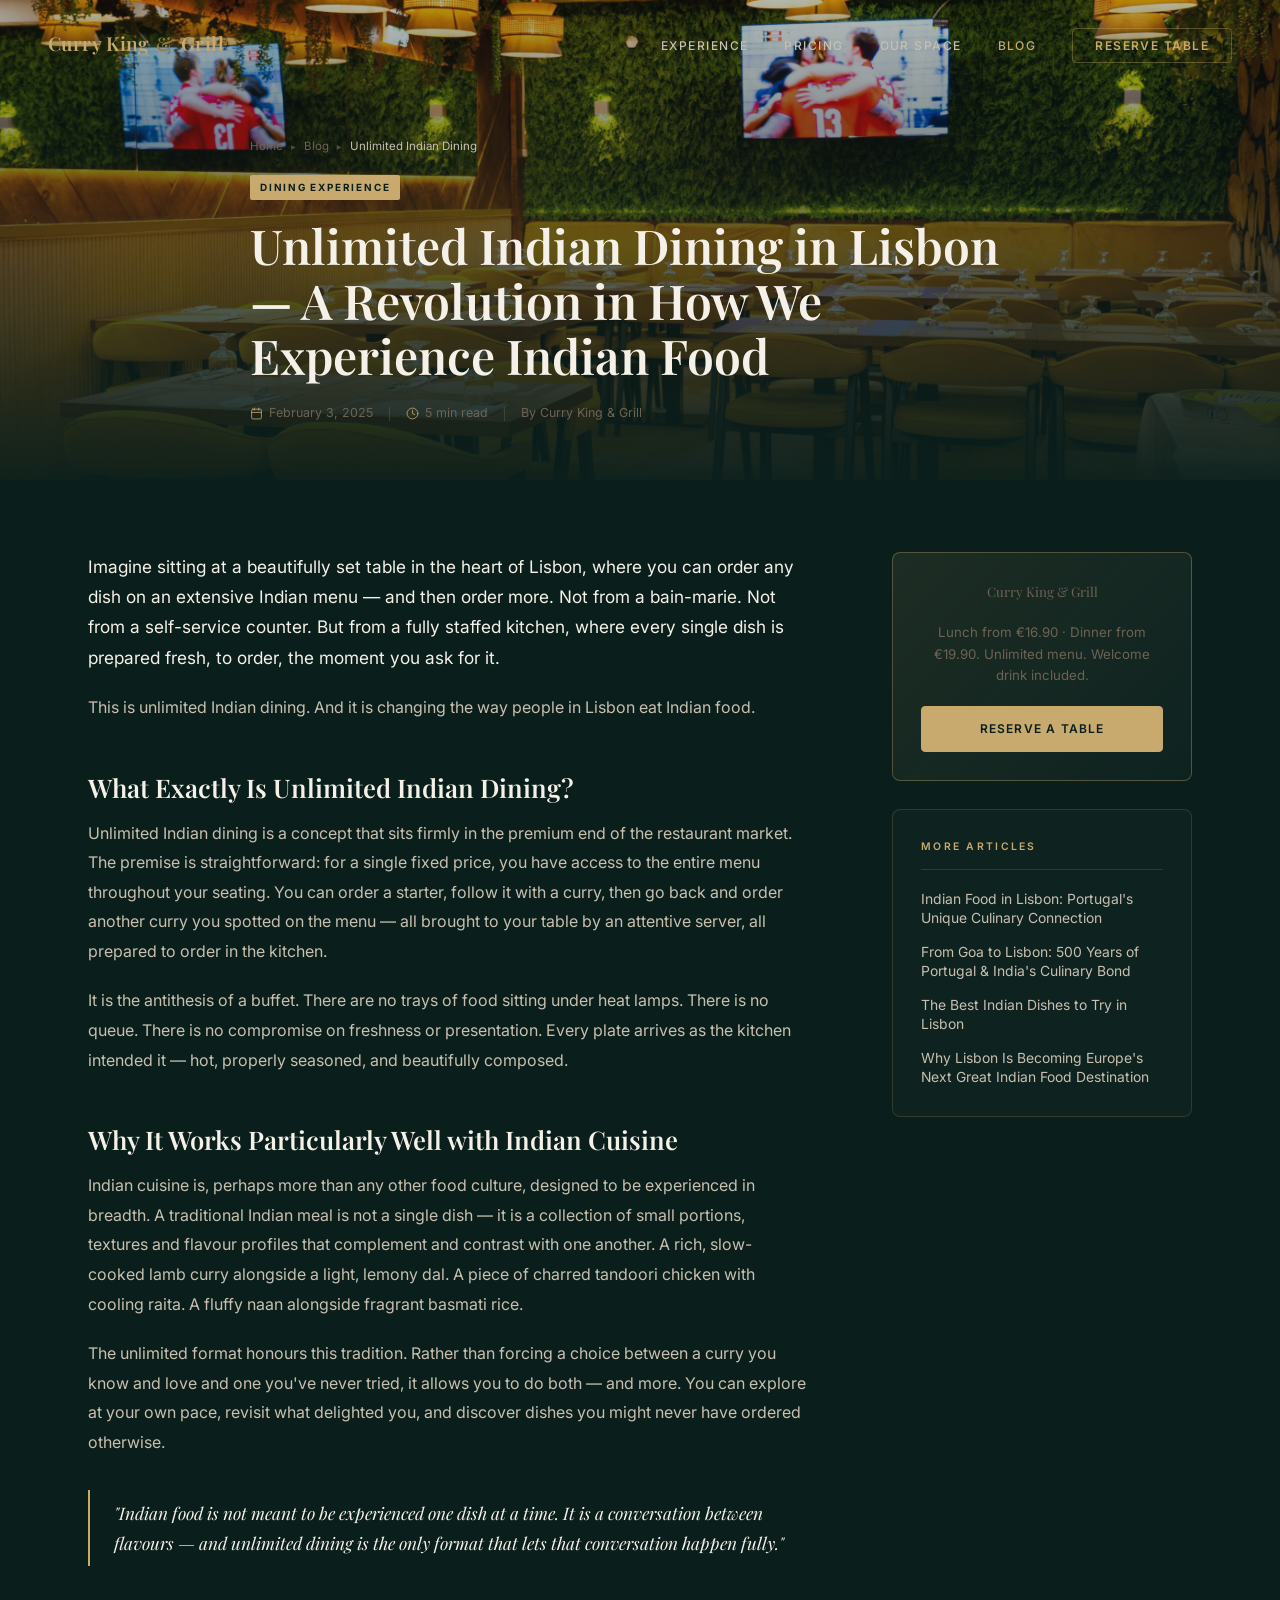
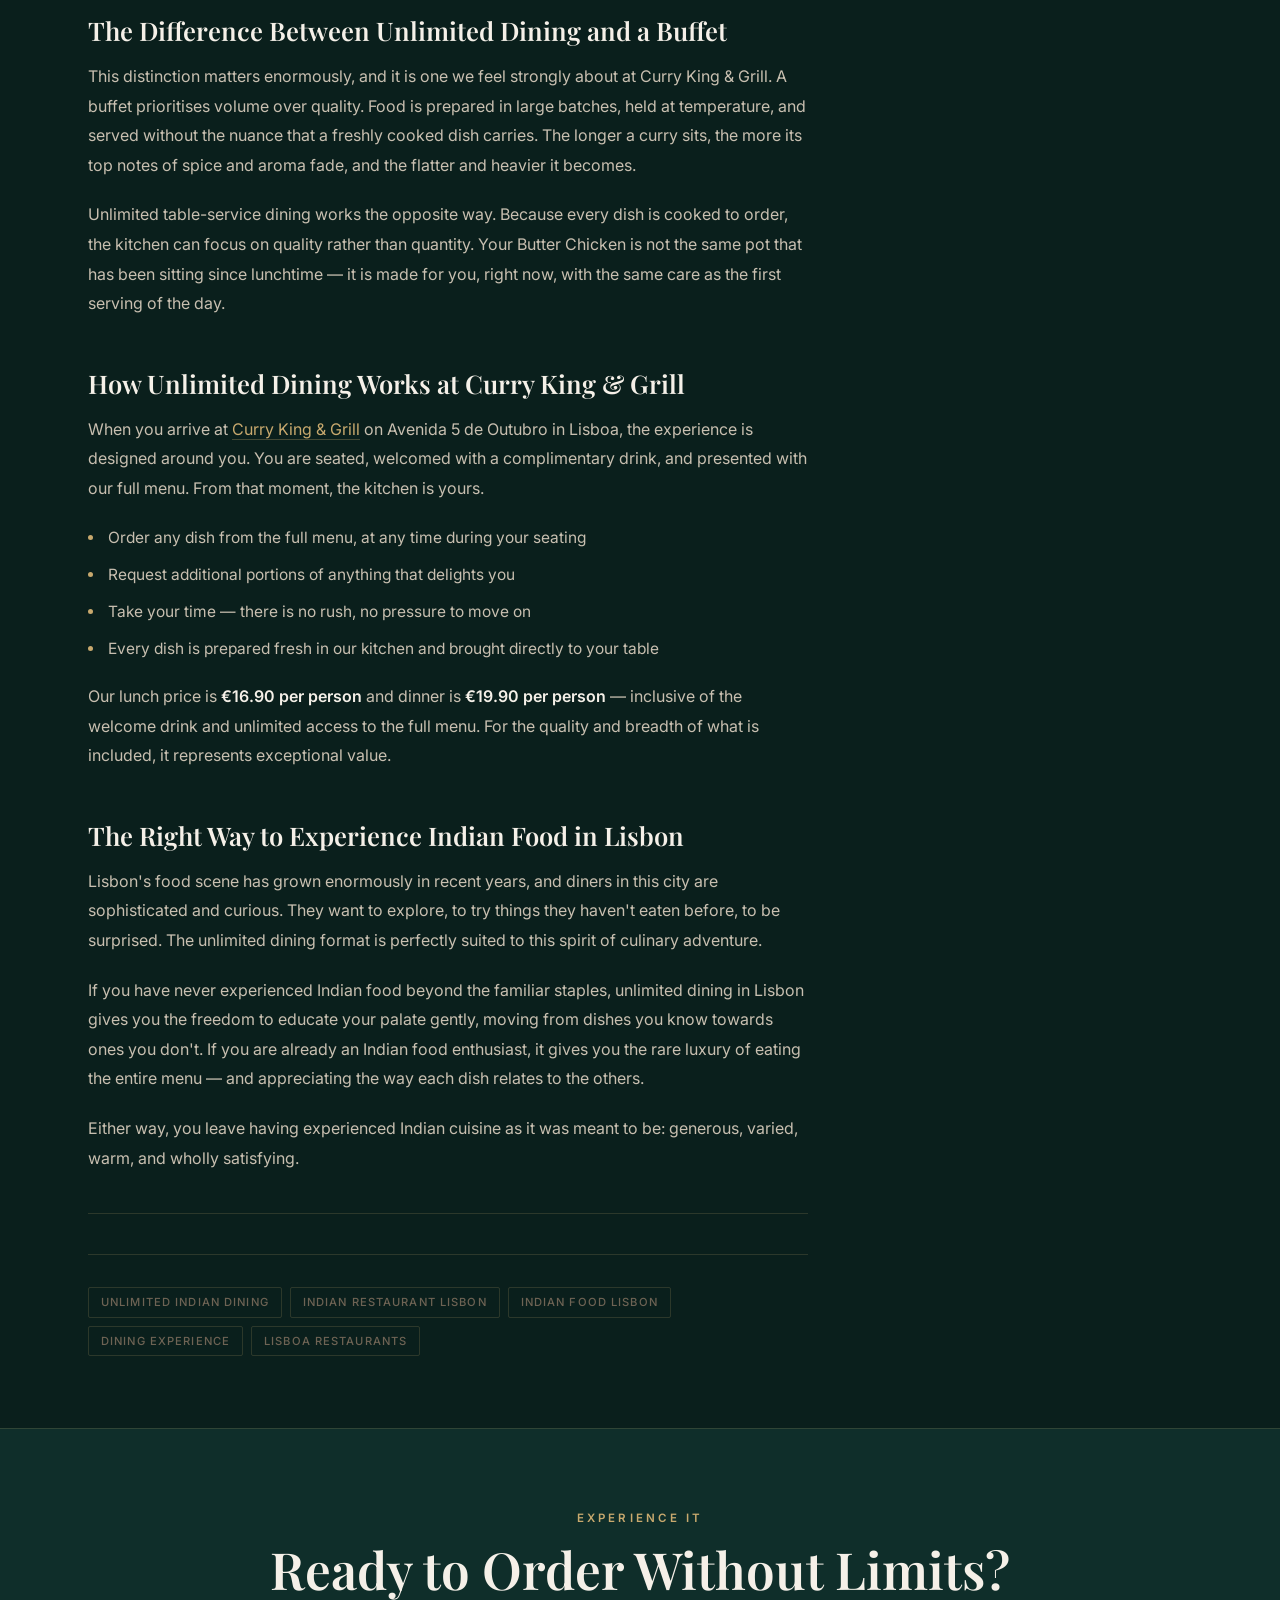
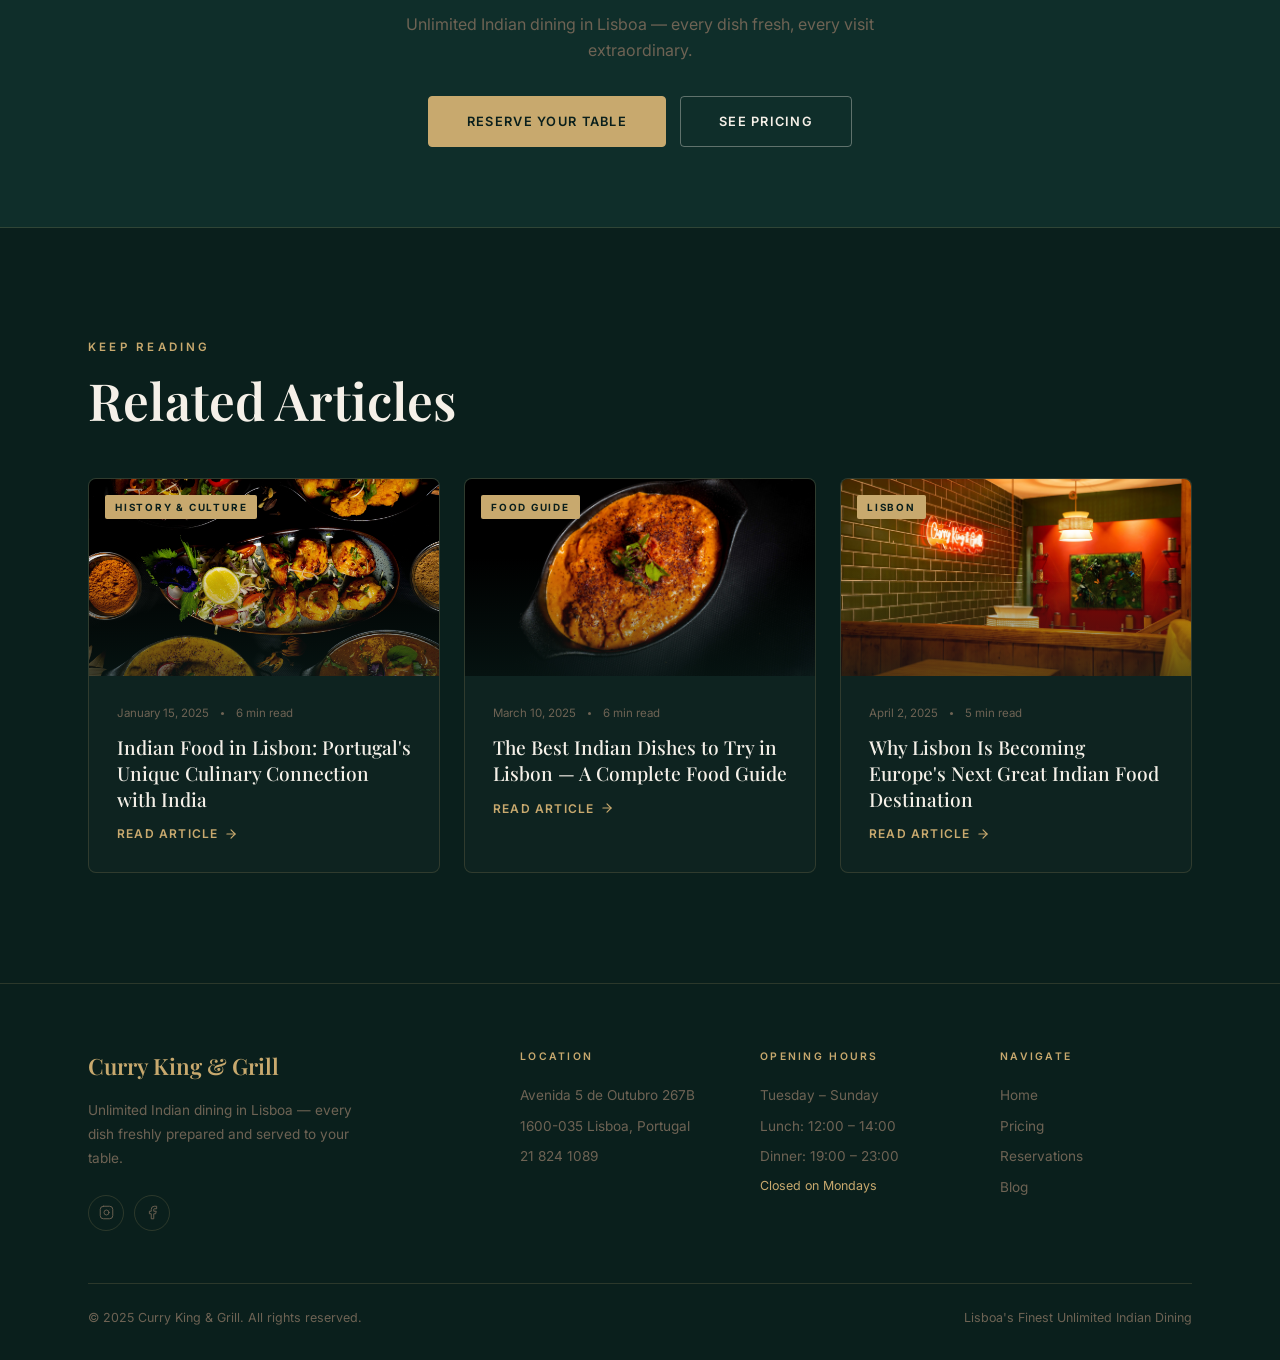
<file: blog/unlimited-indian-dining-lisbon.html>
<!DOCTYPE html>
<html lang="en">
<head>
    <meta charset="UTF-8">
    <meta name="viewport" content="width=device-width, initial-scale=1.0">
    <title>Unlimited Indian Dining in Lisbon — A Revolution in How We Eat | Curry King & Grill</title>
    <meta name="description" content="What is unlimited Indian dining and why is it taking Lisbon by storm? Discover how Curry King & Grill is redefining the Indian restaurant experience in Lisboa.">
    <meta name="keywords" content="unlimited indian dining lisbon, all you can eat indian lisbon, indian food experience lisbon, indian restaurant lisbon unlimited, curry king grill lisbon">
    <link rel="canonical" href="https://curryking.pt/blog/unlimited-indian-dining-lisbon.html">

    <meta property="og:title" content="Unlimited Indian Dining in Lisbon — A Revolution in How We Eat">
    <meta property="og:description" content="Discover how unlimited Indian dining is transforming the restaurant scene in Lisbon — and why it's nothing like a buffet.">
    <meta property="og:type" content="article">
    <meta property="og:url" content="https://curryking.pt/blog/unlimited-indian-dining-lisbon.html">
    <meta property="og:image" content="https://curryking.pt/photos/DSC07503 (1) (1).jpg">
    <meta property="article:published_time" content="2025-02-03">

    <script type="application/ld+json">
    {
      "@context": "https://schema.org",
      "@type": "Article",
      "headline": "Unlimited Indian Dining in Lisbon — A Revolution in How We Experience Indian Food",
      "description": "What is unlimited Indian dining and why is it taking Lisbon by storm? Discover how Curry King & Grill is redefining the Indian restaurant experience in Lisboa.",
      "author": { "@type": "Organization", "name": "Curry King & Grill" },
      "publisher": { "@type": "Organization", "name": "Curry King & Grill", "url": "https://curryking.pt" },
      "datePublished": "2025-02-03",
      "image": "https://curryking.pt/photos/DSC07503 (1) (1).jpg",
      "url": "https://curryking.pt/blog/unlimited-indian-dining-lisbon.html"
    }
    </script>

    <link rel="preconnect" href="https://fonts.googleapis.com">
    <link rel="preconnect" href="https://fonts.gstatic.com" crossorigin>
    <link href="https://fonts.googleapis.com/css2?family=Playfair+Display:ital,wght@0,400;0,500;0,600;0,700;1,400;1,500&family=Inter:wght@300;400;500;600&display=swap" rel="stylesheet">
    <link rel="stylesheet" href="../styles.css">
    <link rel="stylesheet" href="../blog.css">
</head>
<body>

    <nav class="nav scrolled" id="nav">
        <div class="nav__container">
            <a href="../index.html" class="nav__logo"><span>Curry King</span> <span class="nav__logo-amp">&amp;</span> <span>Grill</span></a>
            <button class="nav__toggle" id="navToggle" aria-label="Toggle navigation"><span></span><span></span><span></span></button>
            <ul class="nav__links" id="navLinks">
                <li><a href="../index.html#experience" class="nav__link">Experience</a></li>
                <li><a href="../index.html#pricing" class="nav__link">Pricing</a></li>
                <li><a href="../index.html#ambience" class="nav__link">Our Space</a></li>
                <li><a href="../blog.html" class="nav__link" style="color: var(--clr-gold)">Blog</a></li>
                <li><a href="../index.html#reservation" class="nav__cta">Reserve Table</a></li>
            </ul>
        </div>
    </nav>

    <header class="article-hero">
        <div class="article-hero__bg">
            <img src="../photos/DSC07503 (1) (1).jpg" alt="Curry King & Grill dining room Lisbon">
            <div class="article-hero__overlay"></div>
        </div>
        <div class="article-hero__content container">
            <nav class="breadcrumb" aria-label="Breadcrumb">
                <a href="../index.html">Home</a>
                <span class="breadcrumb__sep">&#9656;</span>
                <a href="../blog.html">Blog</a>
                <span class="breadcrumb__sep">&#9656;</span>
                <span class="breadcrumb__current">Unlimited Indian Dining</span>
            </nav>
            <span class="article-cat">Dining Experience</span>
            <h1 class="article-title">Unlimited Indian Dining in Lisbon — A Revolution in How We Experience Indian Food</h1>
            <div class="article-meta">
                <span class="article-meta__item">
                    <svg viewBox="0 0 24 24" fill="none" stroke="currentColor" stroke-width="1.5" stroke-linecap="round" stroke-linejoin="round"><rect x="3" y="4" width="18" height="18" rx="2"/><line x1="16" y1="2" x2="16" y2="6"/><line x1="8" y1="2" x2="8" y2="6"/><line x1="3" y1="10" x2="21" y2="10"/></svg>
                    February 3, 2025
                </span>
                <span class="article-meta__sep"></span>
                <span class="article-meta__item">
                    <svg viewBox="0 0 24 24" fill="none" stroke="currentColor" stroke-width="1.5" stroke-linecap="round" stroke-linejoin="round"><circle cx="12" cy="12" r="10"/><polyline points="12 6 12 12 16 14"/></svg>
                    5 min read
                </span>
                <span class="article-meta__sep"></span>
                <span class="article-meta__item">By Curry King &amp; Grill</span>
            </div>
        </div>
    </header>

    <div class="article-layout">
        <div class="container">
            <article class="article-body">

                <p>Imagine sitting at a beautifully set table in the heart of Lisbon, where you can order any dish on an extensive Indian menu — and then order more. Not from a bain-marie. Not from a self-service counter. But from a fully staffed kitchen, where every single dish is prepared fresh, to order, the moment you ask for it.</p>

                <p>This is unlimited Indian dining. And it is changing the way people in Lisbon eat Indian food.</p>

                <h2>What Exactly Is Unlimited Indian Dining?</h2>
                <p>Unlimited Indian dining is a concept that sits firmly in the premium end of the restaurant market. The premise is straightforward: for a single fixed price, you have access to the entire menu throughout your seating. You can order a starter, follow it with a curry, then go back and order another curry you spotted on the menu — all brought to your table by an attentive server, all prepared to order in the kitchen.</p>
                <p>It is the antithesis of a buffet. There are no trays of food sitting under heat lamps. There is no queue. There is no compromise on freshness or presentation. Every plate arrives as the kitchen intended it — hot, properly seasoned, and beautifully composed.</p>

                <h2>Why It Works Particularly Well with Indian Cuisine</h2>
                <p>Indian cuisine is, perhaps more than any other food culture, designed to be experienced in breadth. A traditional Indian meal is not a single dish — it is a collection of small portions, textures and flavour profiles that complement and contrast with one another. A rich, slow-cooked lamb curry alongside a light, lemony dal. A piece of charred tandoori chicken with cooling raita. A fluffy naan alongside fragrant basmati rice.</p>
                <p>The unlimited format honours this tradition. Rather than forcing a choice between a curry you know and love and one you've never tried, it allows you to do both — and more. You can explore at your own pace, revisit what delighted you, and discover dishes you might never have ordered otherwise.</p>

                <blockquote>
                    <p>"Indian food is not meant to be experienced one dish at a time. It is a conversation between flavours — and unlimited dining is the only format that lets that conversation happen fully."</p>
                </blockquote>

                <h2>The Difference Between Unlimited Dining and a Buffet</h2>
                <p>This distinction matters enormously, and it is one we feel strongly about at Curry King &amp; Grill. A buffet prioritises volume over quality. Food is prepared in large batches, held at temperature, and served without the nuance that a freshly cooked dish carries. The longer a curry sits, the more its top notes of spice and aroma fade, and the flatter and heavier it becomes.</p>
                <p>Unlimited table-service dining works the opposite way. Because every dish is cooked to order, the kitchen can focus on quality rather than quantity. Your Butter Chicken is not the same pot that has been sitting since lunchtime — it is made for you, right now, with the same care as the first serving of the day.</p>

                <h2>How Unlimited Dining Works at Curry King &amp; Grill</h2>
                <p>When you arrive at <a href="../index.html">Curry King &amp; Grill</a> on Avenida 5 de Outubro in Lisboa, the experience is designed around you. You are seated, welcomed with a complimentary drink, and presented with our full menu. From that moment, the kitchen is yours.</p>
                <ul>
                    <li>Order any dish from the full menu, at any time during your seating</li>
                    <li>Request additional portions of anything that delights you</li>
                    <li>Take your time — there is no rush, no pressure to move on</li>
                    <li>Every dish is prepared fresh in our kitchen and brought directly to your table</li>
                </ul>
                <p>Our lunch price is <strong>€16.90 per person</strong> and dinner is <strong>€19.90 per person</strong> — inclusive of the welcome drink and unlimited access to the full menu. For the quality and breadth of what is included, it represents exceptional value.</p>

                <h2>The Right Way to Experience Indian Food in Lisbon</h2>
                <p>Lisbon's food scene has grown enormously in recent years, and diners in this city are sophisticated and curious. They want to explore, to try things they haven't eaten before, to be surprised. The unlimited dining format is perfectly suited to this spirit of culinary adventure.</p>
                <p>If you have never experienced Indian food beyond the familiar staples, unlimited dining in Lisbon gives you the freedom to educate your palate gently, moving from dishes you know towards ones you don't. If you are already an Indian food enthusiast, it gives you the rare luxury of eating the entire menu — and appreciating the way each dish relates to the others.</p>
                <p>Either way, you leave having experienced Indian cuisine as it was meant to be: generous, varied, warm, and wholly satisfying.</p>

                <div class="article-divider"></div>

                <div class="article-tags">
                    <span class="article-tag">Unlimited Indian Dining</span>
                    <span class="article-tag">Indian Restaurant Lisbon</span>
                    <span class="article-tag">Indian Food Lisbon</span>
                    <span class="article-tag">Dining Experience</span>
                    <span class="article-tag">Lisboa Restaurants</span>
                </div>

            </article>

            <aside class="article-sidebar">
                <div class="sidebar-widget sidebar-cta">
                    <p class="sidebar-cta__logo">Curry King &amp; Grill</p>
                    <p>Lunch from €16.90 · Dinner from €19.90. Unlimited menu. Welcome drink included.</p>
                    <a href="../index.html#reservation" class="btn btn--primary">Reserve a Table</a>
                </div>
                <div class="sidebar-widget">
                    <p class="sidebar-widget__title">More Articles</p>
                    <div class="sidebar-widget__list">
                        <a href="indian-food-lisbon-portugal-connection.html">Indian Food in Lisbon: Portugal's Unique Culinary Connection</a>
                        <a href="goa-lisbon-portugal-india-culinary-history.html">From Goa to Lisbon: 500 Years of Portugal &amp; India's Culinary Bond</a>
                        <a href="best-indian-dishes-lisbon-food-guide.html">The Best Indian Dishes to Try in Lisbon</a>
                        <a href="lisbon-indian-food-destination-europe.html">Why Lisbon Is Becoming Europe's Next Great Indian Food Destination</a>
                    </div>
                </div>
            </aside>
        </div>
    </div>

    <section class="article-cta">
        <div class="container">
            <p class="section-label">Experience It</p>
            <h2 class="section-title">Ready to Order Without Limits?</h2>
            <p class="section-subtitle">Unlimited Indian dining in Lisboa — every dish fresh, every visit extraordinary.</p>
            <div class="article-cta__actions">
                <a href="../index.html#reservation" class="btn btn--primary">Reserve Your Table</a>
                <a href="../index.html#pricing" class="btn btn--ghost">See Pricing</a>
            </div>
        </div>
    </section>

    <section class="related-articles">
        <div class="container">
            <header class="section-header"><p class="section-label">Keep Reading</p><h2 class="section-title">Related Articles</h2></header>
            <div class="related-grid">
                <a href="indian-food-lisbon-portugal-connection.html" class="blog-card">
                    <div class="blog-card__img-wrap"><img src="../photos/DSC08992 (1).jpg" alt="Indian dishes" loading="lazy"><div class="blog-card__img-overlay"></div><span class="blog-card__cat">History &amp; Culture</span></div>
                    <div class="blog-card__body"><div class="blog-card__meta"><span>January 15, 2025</span><span class="blog-card__meta-dot"></span><span>6 min read</span></div><h3 class="blog-card__title">Indian Food in Lisbon: Portugal's Unique Culinary Connection with India</h3><span class="blog-card__link">Read Article <svg viewBox="0 0 24 24" fill="none" stroke="currentColor" stroke-width="2" stroke-linecap="round" stroke-linejoin="round"><line x1="5" y1="12" x2="19" y2="12"/><polyline points="12 5 19 12 12 19"/></svg></span></div>
                </a>
                <a href="best-indian-dishes-lisbon-food-guide.html" class="blog-card">
                    <div class="blog-card__img-wrap"><img src="../photos/DSC09037 (1).jpg" alt="Butter chicken" loading="lazy"><div class="blog-card__img-overlay"></div><span class="blog-card__cat">Food Guide</span></div>
                    <div class="blog-card__body"><div class="blog-card__meta"><span>March 10, 2025</span><span class="blog-card__meta-dot"></span><span>6 min read</span></div><h3 class="blog-card__title">The Best Indian Dishes to Try in Lisbon — A Complete Food Guide</h3><span class="blog-card__link">Read Article <svg viewBox="0 0 24 24" fill="none" stroke="currentColor" stroke-width="2" stroke-linecap="round" stroke-linejoin="round"><line x1="5" y1="12" x2="19" y2="12"/><polyline points="12 5 19 12 12 19"/></svg></span></div>
                </a>
                <a href="lisbon-indian-food-destination-europe.html" class="blog-card">
                    <div class="blog-card__img-wrap"><img src="../photos/DSC07465 (1) (1).jpg" alt="Curry King & Grill" loading="lazy"><div class="blog-card__img-overlay"></div><span class="blog-card__cat">Lisbon</span></div>
                    <div class="blog-card__body"><div class="blog-card__meta"><span>April 2, 2025</span><span class="blog-card__meta-dot"></span><span>5 min read</span></div><h3 class="blog-card__title">Why Lisbon Is Becoming Europe's Next Great Indian Food Destination</h3><span class="blog-card__link">Read Article <svg viewBox="0 0 24 24" fill="none" stroke="currentColor" stroke-width="2" stroke-linecap="round" stroke-linejoin="round"><line x1="5" y1="12" x2="19" y2="12"/><polyline points="12 5 19 12 12 19"/></svg></span></div>
                </a>
            </div>
        </div>
    </section>

    <footer class="footer"><div class="container"><div class="footer__grid"><div class="footer__brand"><h3 class="footer__logo">Curry King &amp; Grill</h3><p class="footer__tagline">Unlimited Indian dining in Lisboa — every dish freshly prepared and served to your table.</p><div class="footer__social"><a href="https://www.instagram.com/currykingngrill/" target="_blank" rel="noopener noreferrer" aria-label="Instagram"><svg viewBox="0 0 24 24" fill="none" stroke="currentColor" stroke-width="1.5" stroke-linecap="round" stroke-linejoin="round"><rect x="2" y="2" width="20" height="20" rx="5"/><circle cx="12" cy="12" r="4"/><circle cx="17.5" cy="6.5" r="0.5" fill="currentColor" stroke="none"/></svg></a><a href="https://www.facebook.com/currykingngrill" target="_blank" rel="noopener noreferrer" aria-label="Facebook"><svg viewBox="0 0 24 24" fill="none" stroke="currentColor" stroke-width="1.5" stroke-linecap="round" stroke-linejoin="round"><path d="M18 2h-3a5 5 0 0 0-5 5v3H7v4h3v8h4v-8h3l1-4h-4V7a1 1 0 0 1 1-1h3z"/></svg></a></div></div><div class="footer__col"><h4>Location</h4><ul><li>Avenida 5 de Outubro 267B</li><li>1600-035 Lisboa, Portugal</li><li><a href="tel:+351218241089">21 824 1089</a></li></ul></div><div class="footer__col"><h4>Opening Hours</h4><ul><li>Tuesday – Sunday</li><li>Lunch: 12:00 – 14:00</li><li>Dinner: 19:00 – 23:00</li><li class="footer__open-badge">Closed on Mondays</li></ul></div><div class="footer__col"><h4>Navigate</h4><ul><li><a href="../index.html">Home</a></li><li><a href="../index.html#pricing">Pricing</a></li><li><a href="../index.html#reservation">Reservations</a></li><li><a href="../blog.html">Blog</a></li></ul></div></div><div class="footer__bottom"><p>&copy; 2025 Curry King &amp; Grill. All rights reserved.</p><p>Lisboa's Finest Unlimited Indian Dining</p></div></div></footer>
    <script src="../script.js"></script>
</body>
</html>
</file>
<file: styles.css>
/* ================================================================
   CURRY KING & GRILL — Premium Stylesheet
   Dark green luxury theme with gold accents
   Mobile-first, responsive
================================================================ */

/* ----------------------------------------------------------------
   1. CSS CUSTOM PROPERTIES (Design Tokens)
---------------------------------------------------------------- */
:root {
    /* Colours */
    --clr-dark:       #0a1f1c;   /* deepest bg */
    --clr-dark-2:     #0f2e2a;   /* section alt bg */
    --clr-dark-3:     #162f2c;   /* card surfaces */
    --clr-gold:       #c8a96e;   /* primary accent */
    --clr-gold-light: #dfc48a;   /* hover gold */
    --clr-gold-dark:  #9a7a3f;   /* subdued gold */
    --clr-cream:      #f5f0e8;   /* headings / strong text */
    --clr-text:       #c8bfb0;   /* body text */
    --clr-muted:      #6e6354;   /* secondary / placeholder */
    --clr-border:     rgba(200, 169, 110, 0.18);
    --clr-border-2:   rgba(200, 169, 110, 0.35);

    /* Typography */
    --font-serif: 'Playfair Display', Georgia, serif;
    --font-sans:  'Inter', system-ui, sans-serif;

    /* Spacing */
    --section-gap: 110px;
    --container:   1200px;
    --radius:      4px;

    /* Motion */
    --ease:        cubic-bezier(0.4, 0, 0.2, 1);
    --t-fast:      0.2s;
    --t-mid:       0.35s;
    --t-slow:      0.6s;
}

/* ----------------------------------------------------------------
   2. RESET & BASE
---------------------------------------------------------------- */
*, *::before, *::after {
    margin: 0;
    padding: 0;
    box-sizing: border-box;
}

html {
    scroll-behavior: smooth;
    font-size: 16px;
    -webkit-text-size-adjust: 100%;
}

body {
    font-family: var(--font-sans);
    background-color: var(--clr-dark);
    color: var(--clr-text);
    line-height: 1.65;
    overflow-x: hidden;
}

img {
    display: block;
    max-width: 100%;
}

a {
    text-decoration: none;
    color: inherit;
}

ul {
    list-style: none;
}

button {
    border: none;
    cursor: pointer;
    font-family: var(--font-sans);
}

/* ----------------------------------------------------------------
   3. UTILITY CLASSES
---------------------------------------------------------------- */
.container {
    max-width: var(--container);
    margin-inline: auto;
    padding-inline: 48px;
}

/* Section header block (reused across sections) */
.section-header {
    text-align: center;
    margin-bottom: 64px;
}

.section-label {
    display: block;
    font-size: 0.72rem;
    font-weight: 600;
    letter-spacing: 0.28em;
    text-transform: uppercase;
    color: var(--clr-gold);
    margin-bottom: 14px;
}

.section-title {
    font-family: var(--font-serif);
    font-size: clamp(2rem, 4.5vw, 3.2rem);
    font-weight: 600;
    color: var(--clr-cream);
    line-height: 1.15;
    margin-bottom: 16px;
}

.section-subtitle {
    font-size: 1rem;
    color: var(--clr-muted);
    max-width: 480px;
    margin-inline: auto;
}

/* ----------------------------------------------------------------
   4. BUTTONS
---------------------------------------------------------------- */
.btn {
    display: inline-flex;
    align-items: center;
    justify-content: center;
    gap: 8px;
    padding: 14px 38px;
    font-family: var(--font-sans);
    font-size: 0.8rem;
    font-weight: 600;
    letter-spacing: 0.1em;
    text-transform: uppercase;
    border-radius: var(--radius);
    border: 1.5px solid transparent;
    cursor: pointer;
    transition: background var(--t-mid) var(--ease),
                color var(--t-mid) var(--ease),
                border-color var(--t-mid) var(--ease),
                transform var(--t-fast) var(--ease),
                box-shadow var(--t-mid) var(--ease);
    white-space: nowrap;
}

/* Gold filled */
.btn--primary {
    background-color: var(--clr-gold);
    color: var(--clr-dark);
    border-color: var(--clr-gold);
}
.btn--primary:hover {
    background-color: var(--clr-gold-light);
    border-color: var(--clr-gold-light);
    transform: translateY(-2px);
    box-shadow: 0 10px 32px rgba(200, 169, 110, 0.28);
}

/* Ghost (cream outline) */
.btn--ghost {
    background-color: transparent;
    color: var(--clr-cream);
    border-color: rgba(245, 240, 232, 0.35);
}
.btn--ghost:hover {
    border-color: var(--clr-gold);
    color: var(--clr-gold);
    transform: translateY(-2px);
}

/* Gold outline (used in pricing) */
.btn--outline {
    background-color: transparent;
    color: var(--clr-gold);
    border-color: var(--clr-border-2);
}
.btn--outline:hover {
    background-color: rgba(200, 169, 110, 0.08);
    border-color: var(--clr-gold);
    transform: translateY(-2px);
}

/* ----------------------------------------------------------------
   5. SCROLL REVEAL — base state
   JS adds .visible to trigger the animation
---------------------------------------------------------------- */
.reveal {
    opacity: 0;
    transform: translateY(28px);
    transition: opacity var(--t-slow) var(--ease) var(--reveal-delay, 0s),
                transform var(--t-slow) var(--ease) var(--reveal-delay, 0s);
}
.reveal.visible {
    opacity: 1;
    transform: translateY(0);
}

/* ----------------------------------------------------------------
   6. NAVIGATION
---------------------------------------------------------------- */
.nav {
    position: fixed;
    inset-block-start: 0;
    inset-inline: 0;
    z-index: 900;
    transition: background var(--t-mid) var(--ease),
                border-color var(--t-mid) var(--ease),
                padding var(--t-mid) var(--ease);
}

/* scrolled state — added by JS */
.nav.scrolled {
    background-color: rgba(10, 31, 28, 0.96);
    backdrop-filter: blur(14px);
    -webkit-backdrop-filter: blur(14px);
    border-bottom: 1px solid var(--clr-border);
}

.nav__container {
    display: flex;
    align-items: center;
    justify-content: space-between;
    padding: 28px 48px;
    max-width: 1400px;
    margin-inline: auto;
    transition: padding var(--t-mid) var(--ease);
}
.nav.scrolled .nav__container {
    padding: 16px 48px;
}

/* Logo */
.nav__logo {
    font-family: var(--font-serif);
    font-size: 1.2rem;
    font-weight: 600;
    color: var(--clr-gold);
    letter-spacing: 0.02em;
    flex-shrink: 0;
}
.nav__logo-amp {
    color: var(--clr-gold-dark);
    margin-inline: 2px;
}

/* Links */
.nav__links {
    display: flex;
    align-items: center;
    gap: 36px;
}

.nav__link {
    font-size: 0.75rem;
    font-weight: 500;
    letter-spacing: 0.12em;
    text-transform: uppercase;
    color: var(--clr-text);
    transition: color var(--t-fast);
}
.nav__link:hover {
    color: var(--clr-gold);
}

/* CTA link in nav */
.nav__cta {
    font-size: 0.75rem;
    font-weight: 600;
    letter-spacing: 0.12em;
    text-transform: uppercase;
    color: var(--clr-gold);
    border: 1.5px solid var(--clr-border-2);
    padding: 9px 22px;
    border-radius: var(--radius);
    transition: background var(--t-fast), color var(--t-fast);
}
.nav__cta:hover {
    background-color: var(--clr-gold);
    color: var(--clr-dark);
}

/* Hamburger toggle — hidden on desktop */
.nav__toggle {
    display: none;
    flex-direction: column;
    justify-content: center;
    gap: 5px;
    background: none;
    padding: 4px;
    z-index: 1001;
}
.nav__toggle span {
    display: block;
    width: 24px;
    height: 1.5px;
    background-color: var(--clr-cream);
    border-radius: 2px;
    transition: transform var(--t-mid) var(--ease), opacity var(--t-fast);
}
/* Hamburger → X animation */
.nav__toggle.open span:nth-child(1) { transform: translateY(6.5px) rotate(45deg); }
.nav__toggle.open span:nth-child(2) { opacity: 0; transform: scaleX(0); }
.nav__toggle.open span:nth-child(3) { transform: translateY(-6.5px) rotate(-45deg); }

/* ----------------------------------------------------------------
   7. HERO SECTION
---------------------------------------------------------------- */
.hero {
    position: relative;
    min-height: 100svh;
    display: flex;
    align-items: center;
    justify-content: center;
    overflow: hidden;
}

/* Background photo */
.hero__bg {
    position: absolute;
    inset: 0;
}
.hero__img {
    width: 100%;
    height: 100%;
    object-fit: cover;
    object-position: center;
    transform: scale(1.06);
    animation: heroKenBurns 9s var(--ease) forwards;
}
@keyframes heroKenBurns {
    to { transform: scale(1); }
}

/* Dark overlay — heavier at top for nav readability */
.hero__overlay {
    position: absolute;
    inset: 0;
    background: linear-gradient(
        160deg,
        rgba(10, 31, 28, 0.9) 0%,
        rgba(10, 31, 28, 0.72) 45%,
        rgba(10, 31, 28, 0.88) 100%
    );
}

/* Content */
.hero__content {
    position: relative;
    z-index: 1;
    text-align: center;
    padding-inline: 24px;
    max-width: 820px;
    animation: fadeUp 1.1s var(--ease) 0.2s both;
}

@keyframes fadeUp {
    from { opacity: 0; transform: translateY(32px); }
    to   { opacity: 1; transform: translateY(0); }
}

.hero__eyebrow {
    font-size: 0.7rem;
    font-weight: 600;
    letter-spacing: 0.32em;
    text-transform: uppercase;
    color: var(--clr-gold);
    margin-bottom: 20px;
    animation: fadeUp 1.1s var(--ease) 0.4s both;
}

.hero__title {
    font-family: var(--font-serif);
    font-size: clamp(2.8rem, 8vw, 6rem);
    font-weight: 600;
    color: var(--clr-cream);
    line-height: 1.08;
    margin-bottom: 24px;
    animation: fadeUp 1.1s var(--ease) 0.6s both;
}
.hero__title em {
    color: var(--clr-gold);
    font-style: italic;
}

.hero__subtitle {
    font-size: clamp(1rem, 2vw, 1.15rem);
    color: rgba(200, 191, 176, 0.85);
    line-height: 1.75;
    margin-bottom: 20px;
    animation: fadeUp 1.1s var(--ease) 0.75s both;
}

.hero__badge {
    display: inline-flex;
    align-items: center;
    gap: 8px;
    font-size: 0.72rem;
    letter-spacing: 0.16em;
    text-transform: uppercase;
    color: var(--clr-gold);
    margin-bottom: 40px;
    animation: fadeUp 1.1s var(--ease) 0.85s both;
}
.badge-dot {
    width: 5px;
    height: 5px;
    background: var(--clr-gold);
    border-radius: 50%;
    flex-shrink: 0;
}

.hero__actions {
    display: flex;
    gap: 14px;
    justify-content: center;
    flex-wrap: wrap;
    margin-bottom: 28px;
    animation: fadeUp 1.1s var(--ease) 0.95s both;
}

.hero__urgency {
    display: inline-flex;
    align-items: center;
    gap: 8px;
    font-size: 0.72rem;
    letter-spacing: 0.22em;
    text-transform: uppercase;
    color: var(--clr-muted);
    animation: fadeUp 1.1s var(--ease) 1.05s both;
}
.urgency-pip {
    display: inline-block;
    width: 6px;
    height: 6px;
    border-radius: 50%;
    background: #e05555;
    box-shadow: 0 0 8px rgba(224, 85, 85, 0.7);
    animation: pulse 2s ease-in-out infinite;
}
@keyframes pulse {
    0%, 100% { opacity: 1; }
    50%       { opacity: 0.4; }
}

/* Vertical scroll line */
.hero__scroll {
    position: absolute;
    bottom: 40px;
    left: 50%;
    transform: translateX(-50%);
    z-index: 1;
    animation: fadeUp 1s var(--ease) 1.4s both;
}
.scroll-line {
    display: block;
    width: 1px;
    height: 58px;
    background: linear-gradient(to bottom, var(--clr-gold), transparent);
    margin-inline: auto;
    animation: scrollDrop 2.2s var(--ease) infinite;
}
@keyframes scrollDrop {
    0%   { opacity: 0; transform: scaleY(0);   transform-origin: top; }
    40%  { opacity: 1; }
    100% { opacity: 0; transform: scaleY(1);   transform-origin: top; }
}

/* ----------------------------------------------------------------
   8. EXPERIENCE SECTION
---------------------------------------------------------------- */
.experience {
    padding-block: var(--section-gap);
    background-color: var(--clr-dark-2);
}

.experience__steps {
    display: grid;
    grid-template-columns: 1fr 60px 1fr 60px 1fr;
    align-items: start;
    gap: 0;
}

/* Each step card */
.experience__step {
    text-align: center;
    padding: 36px 28px;
}

/* Icon circle */
.experience__icon {
    width: 72px;
    height: 72px;
    border: 1.5px solid var(--clr-border);
    border-radius: 50%;
    display: flex;
    align-items: center;
    justify-content: center;
    margin-inline: auto;
    margin-bottom: 22px;
    color: var(--clr-gold);
    transition: border-color var(--t-mid), background var(--t-mid), transform var(--t-mid);
}
.experience__step:hover .experience__icon {
    border-color: var(--clr-gold);
    background-color: rgba(200, 169, 110, 0.07);
    transform: scale(1.06);
}
.experience__icon svg {
    width: 26px;
    height: 26px;
}

.experience__num {
    display: block;
    font-size: 0.65rem;
    font-weight: 600;
    letter-spacing: 0.25em;
    text-transform: uppercase;
    color: var(--clr-gold);
    margin-bottom: 10px;
}

.experience__step h3 {
    font-family: var(--font-serif);
    font-size: 1.25rem;
    font-weight: 500;
    color: var(--clr-cream);
    margin-bottom: 12px;
}

.experience__step p {
    font-size: 0.9rem;
    color: var(--clr-muted);
    line-height: 1.75;
    max-width: 240px;
    margin-inline: auto;
}

/* Horizontal gold line between steps */
.experience__connector {
    height: 1px;
    background: linear-gradient(to right, transparent, var(--clr-gold), transparent);
    align-self: center;
    margin-top: -30px; /* visually align with icons */
}

/* Trust statement below the steps */
.experience__trust {
    display: flex;
    align-items: center;
    gap: 24px;
    margin-top: 64px;
    max-width: 560px;
    margin-inline: auto;
}
.trust-line {
    flex: 1;
    height: 1px;
    background: var(--clr-border);
}
.experience__trust p {
    font-size: 0.78rem;
    font-weight: 500;
    letter-spacing: 0.14em;
    text-transform: uppercase;
    color: var(--clr-gold);
    white-space: nowrap;
    text-align: center;
}

/* ----------------------------------------------------------------
   9. PRICING SECTION
---------------------------------------------------------------- */
.pricing {
    padding-block: var(--section-gap);
    background-color: var(--clr-dark);
    position: relative;
    overflow: hidden;
}

/* Subtle radial glow behind cards */
.pricing::before {
    content: '';
    position: absolute;
    inset: 0;
    background: radial-gradient(ellipse 70% 60% at 50% 50%, rgba(200, 169, 110, 0.04) 0%, transparent 70%);
    pointer-events: none;
}

.pricing__cards {
    display: grid;
    grid-template-columns: 1fr 1fr;
    gap: 24px;
    max-width: 820px;
    margin-inline: auto;
}

/* Base card */
.pricing__card {
    position: relative;
    border: 1px solid var(--clr-border);
    border-radius: 8px;
    padding: 52px 44px;
    text-align: center;
    background: rgba(255,255,255,0.02);
    transition: border-color var(--t-slow), transform var(--t-slow), box-shadow var(--t-slow);
    overflow: hidden;
}
.pricing__card::before {
    content: '';
    position: absolute;
    inset: 0;
    background: linear-gradient(140deg, rgba(200, 169, 110, 0.05) 0%, transparent 55%);
    opacity: 0;
    transition: opacity var(--t-slow);
}
.pricing__card:hover {
    border-color: var(--clr-border-2);
    transform: translateY(-5px);
    box-shadow: 0 24px 64px rgba(0, 0, 0, 0.45);
}
.pricing__card:hover::before { opacity: 1; }

/* Featured (dinner) card */
.pricing__card--featured {
    border-color: var(--clr-border-2);
    background: linear-gradient(140deg, rgba(200, 169, 110, 0.07) 0%, rgba(255,255,255,0.02) 100%);
}

/* "Most Popular" badge */
.pricing__badge {
    position: absolute;
    top: 18px;
    right: 18px;
    font-size: 0.62rem;
    font-weight: 700;
    letter-spacing: 0.14em;
    text-transform: uppercase;
    color: var(--clr-dark);
    background: var(--clr-gold);
    padding: 4px 10px;
    border-radius: 2px;
}

.pricing__period {
    font-family: var(--font-serif);
    font-size: 1.1rem;
    color: var(--clr-cream);
    margin-bottom: 6px;
    letter-spacing: 0.04em;
}

.pricing__hours {
    font-size: 0.75rem;
    color: var(--clr-muted);
    letter-spacing: 0.06em;
    margin-bottom: 28px;
}

/* Price display */
.pricing__price {
    display: flex;
    align-items: flex-start;
    justify-content: center;
    line-height: 1;
    margin-bottom: 6px;
    gap: 2px;
}
.pricing__currency {
    font-family: var(--font-sans);
    font-size: 1.4rem;
    font-weight: 300;
    color: var(--clr-gold);
    margin-top: 12px;
}
.pricing__amount {
    font-family: var(--font-serif);
    font-size: 5rem;
    font-weight: 400;
    color: var(--clr-cream);
}
.pricing__decimal {
    font-family: var(--font-serif);
    font-size: 2rem;
    font-weight: 400;
    color: var(--clr-cream);
    align-self: flex-end;
    margin-bottom: 8px;
}

.pricing__per {
    font-size: 0.75rem;
    letter-spacing: 0.1em;
    text-transform: uppercase;
    color: var(--clr-muted);
    margin-bottom: 30px;
}

/* Feature list */
.pricing__list {
    border-top: 1px solid var(--clr-border);
    padding-top: 24px;
    text-align: left;
    margin-bottom: 32px;
}
.pricing__list li {
    font-size: 0.87rem;
    color: var(--clr-text);
    padding-block: 7px;
    display: flex;
    align-items: center;
    gap: 10px;
}
.pricing__list li::before {
    content: '';
    width: 4px;
    height: 4px;
    border-radius: 50%;
    background: var(--clr-gold);
    flex-shrink: 0;
}

.pricing__btn {
    width: 100%;
    padding-block: 14px;
}

/* Welcome drink note */
.pricing__note {
    text-align: center;
    margin-top: 48px;
    font-size: 0.75rem;
    letter-spacing: 0.16em;
    text-transform: uppercase;
    color: var(--clr-gold);
}

/* ----------------------------------------------------------------
   10. MENU / FOOD SHOWCASE
---------------------------------------------------------------- */
.menu {
    padding-block: var(--section-gap);
    background-color: var(--clr-dark-2);
}

/* Filter buttons */
.menu__filters {
    display: flex;
    justify-content: center;
    flex-wrap: wrap;
    gap: 8px;
    margin-bottom: 48px;
    padding-inline: 24px;
}

.menu__filter {
    padding: 9px 22px;
    font-size: 0.72rem;
    font-weight: 500;
    letter-spacing: 0.14em;
    text-transform: uppercase;
    border: 1px solid var(--clr-border);
    border-radius: 2px;
    background: none;
    color: var(--clr-muted);
    cursor: pointer;
    transition: border-color var(--t-fast), color var(--t-fast), background var(--t-fast);
    font-family: var(--font-sans);
}
.menu__filter:hover,
.menu__filter.active {
    border-color: var(--clr-gold);
    color: var(--clr-gold);
    background: rgba(200, 169, 110, 0.06);
}

/* 4-column photo grid */
.menu__grid {
    display: grid;
    grid-template-columns: repeat(4, 1fr);
    gap: 3px;
}

.menu__item {
    position: relative;
    overflow: hidden;
    aspect-ratio: 3 / 4;
    cursor: default;
}

.menu__item img {
    width: 100%;
    height: 100%;
    object-fit: cover;
    transition: transform 0.7s var(--ease);
}
.menu__item:hover img {
    transform: scale(1.08);
}

/* Gradient overlay */
.menu__item-overlay {
    position: absolute;
    inset: 0;
    background: linear-gradient(
        to top,
        rgba(10, 31, 28, 0.92) 0%,
        rgba(10, 31, 28, 0.25) 50%,
        transparent 100%
    );
    transition: background 0.45s var(--ease);
}
.menu__item:hover .menu__item-overlay {
    background: linear-gradient(
        to top,
        rgba(10, 31, 28, 0.97) 0%,
        rgba(10, 31, 28, 0.45) 60%,
        transparent 100%
    );
}

/* Text content pinned to bottom */
.menu__item-content {
    position: absolute;
    bottom: 0;
    inset-inline: 0;
    padding: 24px 20px;
    transform: translateY(4px);
    transition: transform var(--t-mid) var(--ease);
}
.menu__item:hover .menu__item-content {
    transform: translateY(0);
}

.menu__item-category {
    font-size: 0.62rem;
    font-weight: 600;
    letter-spacing: 0.22em;
    text-transform: uppercase;
    color: var(--clr-gold);
    margin-bottom: 4px;
}

.menu__item-name {
    font-family: var(--font-serif);
    font-size: 1.1rem;
    font-weight: 500;
    color: var(--clr-cream);
    margin-bottom: 4px;
}

.menu__item-desc {
    font-size: 0.78rem;
    color: rgba(200, 191, 176, 0.6);
    opacity: 0;
    transform: translateY(6px);
    transition: opacity 0.3s var(--ease) 0.05s, transform 0.3s var(--ease) 0.05s;
}
.menu__item:hover .menu__item-desc {
    opacity: 1;
    transform: translateY(0);
}

/* Hidden items during filter */
.menu__item.hidden {
    display: none;
}

/* ----------------------------------------------------------------
   11. AMBIENCE / OUR SPACE
---------------------------------------------------------------- */
.ambience {
    padding-block: var(--section-gap);
    background-color: var(--clr-dark);
}

/* Photo mosaic: large | middle col (2 rows) | large */
.ambience__mosaic {
    display: grid;
    grid-template-columns: 2fr 1.4fr 2fr;
    grid-template-rows: 300px 300px;
    gap: 3px;
    margin-bottom: 64px;
}

/* Main photo spans both rows of col 1 */
.ambience__photo--main {
    grid-column: 1;
    grid-row: 1 / span 2;
}

/* End photo spans both rows of col 3 */
.ambience__photo--end {
    grid-column: 3;
    grid-row: 1 / span 2;
}

/* Middle items auto-placed in col 2, rows 1 and 2 */
.ambience__photo {
    position: relative;
    overflow: hidden;
}

.ambience__photo img {
    width: 100%;
    height: 100%;
    object-fit: cover;
    transition: transform 0.7s var(--ease);
}
.ambience__photo:hover img {
    transform: scale(1.05);
}

.ambience__photo-overlay {
    position: absolute;
    inset: 0;
    background: rgba(10, 31, 28, 0.25);
    transition: background var(--t-mid);
}
.ambience__photo:hover .ambience__photo-overlay {
    background: rgba(10, 31, 28, 0.08);
}

/* Pull-quote */
.ambience__quote {
    max-width: 620px;
    margin-inline: auto;
    text-align: center;
    padding-block: 0;
}
.ambience__quote p {
    font-family: var(--font-serif);
    font-size: clamp(1.2rem, 2.5vw, 1.6rem);
    font-style: italic;
    color: var(--clr-text);
    line-height: 1.6;
    margin-bottom: 16px;
}
.ambience__quote cite {
    font-style: normal;
    font-size: 0.7rem;
    letter-spacing: 0.22em;
    text-transform: uppercase;
    color: var(--clr-gold);
}

/* ----------------------------------------------------------------
   12. RESERVATION SECTION
---------------------------------------------------------------- */
.reservation {
    padding-block: var(--section-gap);
    background-color: var(--clr-dark-2);
    position: relative;
    overflow: hidden;
}

/* Decorative rings */
.reservation::before,
.reservation::after {
    content: '';
    position: absolute;
    border: 1px solid var(--clr-border);
    border-radius: 50%;
    pointer-events: none;
}
.reservation::before {
    width: 500px;
    height: 500px;
    top: -150px;
    right: -150px;
}
.reservation::after {
    width: 600px;
    height: 600px;
    bottom: -200px;
    left: -200px;
}

.reservation__wrap {
    max-width: 680px;
    margin-inline: auto;
    position: relative;
    z-index: 1;
}

/* Form grid — 2 columns */
.reservation__form {
    display: grid;
    grid-template-columns: 1fr 1fr;
    gap: 20px;
}

.form-group {
    display: flex;
    flex-direction: column;
    gap: 7px;
}
.form-group--full {
    grid-column: 1 / -1;
}

/* Label */
.form-group label {
    font-size: 0.68rem;
    font-weight: 600;
    letter-spacing: 0.18em;
    text-transform: uppercase;
    color: var(--clr-gold);
}

/* Input & date */
.form-group input[type="text"],
.form-group input[type="tel"],
.form-group input[type="date"] {
    background: rgba(255, 255, 255, 0.04);
    border: 1px solid var(--clr-border);
    border-radius: var(--radius);
    padding: 13px 18px;
    font-family: var(--font-sans);
    font-size: 0.92rem;
    color: var(--clr-cream);
    outline: none;
    width: 100%;
    transition: border-color var(--t-fast), box-shadow var(--t-fast), background var(--t-fast);
    -webkit-appearance: none;
}
.form-group input::placeholder {
    color: var(--clr-muted);
}
.form-group input:focus {
    border-color: var(--clr-gold);
    background: rgba(200, 169, 110, 0.04);
    box-shadow: 0 0 0 3px rgba(200, 169, 110, 0.1);
}
.form-group input.has-error {
    border-color: #c05050;
    box-shadow: 0 0 0 3px rgba(192, 80, 80, 0.12);
}

/* Date input colour fix */
.form-group input[type="date"]::-webkit-calendar-picker-indicator {
    filter: invert(0.7) sepia(1) saturate(3) hue-rotate(5deg);
    cursor: pointer;
}

/* Select wrapper (for custom arrow) */
.select-wrap {
    position: relative;
}
.select-wrap::after {
    content: '';
    position: absolute;
    right: 18px;
    top: 50%;
    transform: translateY(-50%);
    width: 0;
    height: 0;
    border-left: 5px solid transparent;
    border-right: 5px solid transparent;
    border-top: 5px solid var(--clr-gold);
    pointer-events: none;
}
.select-wrap select {
    background: rgba(255, 255, 255, 0.04);
    border: 1px solid var(--clr-border);
    border-radius: var(--radius);
    padding: 13px 42px 13px 18px;
    font-family: var(--font-sans);
    font-size: 0.92rem;
    color: var(--clr-cream);
    outline: none;
    width: 100%;
    -webkit-appearance: none;
    appearance: none;
    cursor: pointer;
    transition: border-color var(--t-fast), box-shadow var(--t-fast);
}
.select-wrap select:focus {
    border-color: var(--clr-gold);
    box-shadow: 0 0 0 3px rgba(200, 169, 110, 0.1);
}
.select-wrap select option,
.select-wrap select optgroup {
    background-color: #0f2e2a;
    color: var(--clr-cream);
}
.select-wrap select.has-error {
    border-color: #c05050;
}

/* Error messages */
.form-error {
    font-size: 0.74rem;
    color: #c05050;
    display: none;
}
.form-error.visible {
    display: block;
}

/* Submit button */
.reservation__submit {
    margin-top: 6px;
    padding-block: 16px;
    font-size: 0.85rem;
}

/* Note below form */
.reservation__note {
    text-align: center;
    margin-top: 28px;
    font-size: 0.8rem;
    color: var(--clr-muted);
    line-height: 1.7;
}

/* ----------------------------------------------------------------
   13. FOOTER
---------------------------------------------------------------- */
.footer {
    background-color: var(--clr-dark);
    border-top: 1px solid var(--clr-border);
    padding-block: 64px 32px;
}

.footer__grid {
    display: grid;
    grid-template-columns: 2fr 1fr 1fr 1fr;
    gap: 48px;
    margin-bottom: 52px;
}

.footer__logo {
    font-family: var(--font-serif);
    font-size: 1.4rem;
    font-weight: 600;
    color: var(--clr-gold);
    margin-bottom: 14px;
}

.footer__tagline {
    font-size: 0.85rem;
    color: var(--clr-muted);
    line-height: 1.75;
    max-width: 280px;
    margin-bottom: 24px;
}

/* Social icons row */
.footer__social {
    display: flex;
    gap: 10px;
}
.footer__social a {
    width: 36px;
    height: 36px;
    border: 1px solid var(--clr-border);
    border-radius: 50%;
    display: flex;
    align-items: center;
    justify-content: center;
    color: var(--clr-muted);
    transition: border-color var(--t-fast), color var(--t-fast);
}
.footer__social a:hover {
    border-color: var(--clr-gold);
    color: var(--clr-gold);
}
.footer__social svg {
    width: 15px;
    height: 15px;
}

/* Column headings */
.footer__col h4 {
    font-size: 0.65rem;
    font-weight: 600;
    letter-spacing: 0.22em;
    text-transform: uppercase;
    color: var(--clr-gold);
    margin-bottom: 20px;
}

.footer__col ul li {
    font-size: 0.85rem;
    color: var(--clr-muted);
    margin-bottom: 10px;
    line-height: 1.5;
}
.footer__col ul li a {
    color: var(--clr-muted);
    transition: color var(--t-fast);
}
.footer__col ul li a:hover { color: var(--clr-gold); }

.footer__open-badge {
    color: var(--clr-gold) !important;
    font-size: 0.78rem !important;
    margin-top: 6px;
}

/* Bottom bar */
.footer__bottom {
    border-top: 1px solid var(--clr-border);
    padding-top: 24px;
    display: flex;
    justify-content: space-between;
    align-items: center;
    gap: 12px;
}
.footer__bottom p {
    font-size: 0.78rem;
    color: var(--clr-muted);
}

/* ----------------------------------------------------------------
   14. FLOATING RESERVE BUTTON
---------------------------------------------------------------- */
.float-btn {
    position: fixed;
    bottom: 32px;
    right: 32px;
    z-index: 800;
    padding: 13px 28px;
    font-size: 0.72rem;
    font-weight: 600;
    letter-spacing: 0.14em;
    text-transform: uppercase;
    color: var(--clr-gold);
    border: 1.5px solid var(--clr-gold);
    border-radius: var(--radius);
    background: rgba(10, 31, 28, 0.7);
    backdrop-filter: blur(10px);
    -webkit-backdrop-filter: blur(10px);
    cursor: pointer;
    /* Start hidden, JS reveals after scroll */
    opacity: 0;
    transform: translateY(16px);
    pointer-events: none;
    transition: background var(--t-mid) var(--ease),
                color var(--t-mid) var(--ease),
                transform var(--t-mid) var(--ease),
                opacity var(--t-mid) var(--ease),
                box-shadow var(--t-mid) var(--ease);
}
.float-btn.visible {
    opacity: 1;
    transform: translateY(0);
    pointer-events: auto;
}
.float-btn:hover {
    background: var(--clr-gold);
    color: var(--clr-dark);
    box-shadow: 0 8px 30px rgba(200, 169, 110, 0.35);
    transform: translateY(-3px);
}

/* ----------------------------------------------------------------
   15. SUCCESS TOAST
---------------------------------------------------------------- */
.toast {
    position: fixed;
    bottom: 32px;
    left: 32px;
    z-index: 1000;
    display: flex;
    align-items: center;
    gap: 14px;
    background: var(--clr-dark-3);
    border: 1px solid var(--clr-border-2);
    border-radius: 6px;
    padding: 16px 24px;
    max-width: 320px;
    box-shadow: 0 16px 48px rgba(0,0,0,0.5);
    /* Hidden by default */
    opacity: 0;
    transform: translateY(20px);
    pointer-events: none;
    transition: opacity var(--t-mid) var(--ease), transform var(--t-mid) var(--ease);
}
.toast.show {
    opacity: 1;
    transform: translateY(0);
    pointer-events: auto;
}
.toast__icon {
    width: 32px;
    height: 32px;
    border: 1.5px solid var(--clr-gold);
    border-radius: 50%;
    display: flex;
    align-items: center;
    justify-content: center;
    color: var(--clr-gold);
    font-size: 0.9rem;
    flex-shrink: 0;
}
.toast__title {
    font-size: 0.85rem;
    font-weight: 600;
    color: var(--clr-cream);
    margin-bottom: 3px;
}
.toast__desc {
    font-size: 0.78rem;
    color: var(--clr-muted);
}

/* ----------------------------------------------------------------
   16. RESPONSIVE — Tablet (≤1024px)
---------------------------------------------------------------- */
@media (max-width: 1024px) {
    :root { --section-gap: 88px; }

    .container { padding-inline: 32px; }
    .nav__container { padding-inline: 32px; }

    /* Menu goes to 2 cols */
    .menu__grid { grid-template-columns: repeat(2, 1fr); }

    /* Footer to 2-col */
    .footer__grid { grid-template-columns: 1fr 1fr; gap: 36px; }

    /* Experience connector adjust */
    .experience__steps { grid-template-columns: 1fr 40px 1fr 40px 1fr; }

    /* Ambience: simplify to 2-col */
    .ambience__mosaic {
        grid-template-columns: 1fr 1fr;
        grid-template-rows: 260px 260px;
    }
    .ambience__photo--main { grid-column: 1; grid-row: 1 / span 2; }
    .ambience__photo--end  { grid-column: 2; grid-row: 1; }
    /* 3rd photo fills remaining */
    .ambience__mosaic .ambience__photo:nth-child(3) { grid-column: 2; grid-row: 2; }
    .ambience__mosaic .ambience__photo:nth-child(2) { grid-column: 1; grid-row: 1 / span 2; }
}

/* ----------------------------------------------------------------
   17. RESPONSIVE — Mobile (≤768px)
---------------------------------------------------------------- */
@media (max-width: 768px) {
    :root { --section-gap: 72px; }

    .container { padding-inline: 20px; }

    /* Nav */
    .nav__container { padding: 18px 20px; }
    .nav.scrolled .nav__container { padding: 14px 20px; }

    .nav__toggle { display: flex; }

    /* Mobile nav drawer */
    .nav__links {
        position: fixed;
        inset-block: 0;
        right: -100%;
        width: min(300px, 80vw);
        background-color: var(--clr-dark-2);
        border-left: 1px solid var(--clr-border);
        flex-direction: column;
        justify-content: center;
        gap: 30px;
        transition: right 0.4s var(--ease);
        z-index: 900;
    }
    .nav__links.open { right: 0; }
    .nav__link { font-size: 0.9rem; }
    .nav__cta { padding: 12px 28px; font-size: 0.9rem; }

    /* Hero */
    .hero__actions { flex-direction: column; align-items: center; }
    .hero__actions .btn { width: 100%; max-width: 280px; }

    /* Experience: single column */
    .experience__steps {
        grid-template-columns: 1fr;
        max-width: 360px;
        margin-inline: auto;
    }
    .experience__connector {
        width: 1px;
        height: 40px;
        background: linear-gradient(to bottom, transparent, var(--clr-gold), transparent);
        margin-inline: auto;
        margin-top: 0;
    }
    .experience__trust { flex-wrap: wrap; justify-content: center; }
    .experience__trust p { white-space: normal; font-size: 0.7rem; }

    /* Pricing: single column */
    .pricing__cards { grid-template-columns: 1fr; max-width: 420px; margin-inline: auto; }

    /* Menu: single column */
    .menu__grid { grid-template-columns: 1fr; }
    .menu__item { aspect-ratio: 4 / 3; }

    /* Ambience: single column */
    .ambience__mosaic {
        grid-template-columns: 1fr;
        grid-template-rows: repeat(4, 240px);
    }
    .ambience__photo--main { grid-column: 1; grid-row: 1; }
    .ambience__photo--end  { grid-column: 1; grid-row: 4; }
    .ambience__mosaic .ambience__photo:nth-child(2) { grid-column: 1; grid-row: 2; }
    .ambience__mosaic .ambience__photo:nth-child(3) { grid-column: 1; grid-row: 3; }

    /* Reservation form: single col */
    .reservation__form { grid-template-columns: 1fr; }

    /* Footer: single col */
    .footer__grid { grid-template-columns: 1fr; gap: 28px; }
    .footer__bottom { flex-direction: column; text-align: center; }

    /* Float button */
    .float-btn { bottom: 20px; right: 20px; }

    /* Toast */
    .toast { left: 16px; right: 16px; bottom: 20px; max-width: none; }

    /* Section header */
    .section-header { margin-bottom: 44px; }
}

/* ----------------------------------------------------------------
   18. RESPONSIVE — Small mobile (≤400px)
---------------------------------------------------------------- */
@media (max-width: 400px) {
    .hero__title { font-size: 2.4rem; }
    .pricing__amount { font-size: 4rem; }
    .pricing__card { padding: 40px 28px; }
}
</file>
<file: blog.css>
/* ================================================================
   CURRY KING & GRILL — Blog Stylesheet
   Shared by blog.html and all blog/article pages.
   Requires styles.css to be loaded first (design tokens + nav/footer).
================================================================ */

/* ----------------------------------------------------------------
   BLOG CARD REVEAL — CSS-only animation so cards are always
   visible regardless of JS / IntersectionObserver status.
   Overrides the generic .reveal class from styles.css.
---------------------------------------------------------------- */
@keyframes blogCardIn {
    from { opacity: 0; transform: translateY(24px); }
    to   { opacity: 1; transform: translateY(0); }
}

.blog-card.reveal {
    opacity: 0;
    transform: none;
    animation: blogCardIn 0.55s ease forwards;
    animation-delay: var(--reveal-delay, 0s);
    transition: none; /* animation handles the motion */
}

/* Once JS adds .visible, keep it visible (no flash back to 0) */
.blog-card.reveal.visible {
    opacity: 1;
    transform: none;
    animation: none;
}

/* ----------------------------------------------------------------
   BLOG LISTING PAGE
---------------------------------------------------------------- */

/* Hero banner */
.blog-hero {
    padding-block: 140px 80px;
    background-color: var(--clr-dark-2);
    text-align: center;
    border-bottom: 1px solid var(--clr-border);
    position: relative;
    overflow: hidden;
}
.blog-hero::before {
    content: '';
    position: absolute;
    inset: 0;
    background: radial-gradient(ellipse 60% 60% at 50% 50%, rgba(200,169,110,0.05) 0%, transparent 70%);
    pointer-events: none;
}
.blog-hero__label {
    display: block;
    font-size: 0.7rem;
    font-weight: 600;
    letter-spacing: 0.3em;
    text-transform: uppercase;
    color: var(--clr-gold);
    margin-bottom: 14px;
}
.blog-hero__title {
    font-family: var(--font-serif);
    font-size: clamp(2.2rem, 5vw, 3.8rem);
    font-weight: 600;
    color: var(--clr-cream);
    margin-bottom: 16px;
    line-height: 1.15;
}
.blog-hero__subtitle {
    font-size: 1rem;
    color: var(--clr-muted);
    max-width: 480px;
    margin-inline: auto;
}

/* Articles grid */
.blog-section {
    padding-block: var(--section-gap);
    background-color: var(--clr-dark);
}

.blog-grid {
    display: grid;
    grid-template-columns: repeat(3, 1fr);
    gap: 28px;
}

/* Featured (first) article spans 2 cols */
.blog-card--featured {
    grid-column: span 2;
}

/* Card */
.blog-card {
    display: flex;
    flex-direction: column;
    border: 1px solid var(--clr-border);
    border-radius: 8px;
    overflow: hidden;
    background: rgba(255,255,255,0.02);
    transition: border-color var(--t-mid), transform var(--t-mid), box-shadow var(--t-mid);
    text-decoration: none;
    color: inherit;
}
.blog-card:hover {
    border-color: var(--clr-border-2);
    transform: translateY(-4px);
    box-shadow: 0 16px 48px rgba(0,0,0,0.4);
}

/* Card image */
.blog-card__img-wrap {
    position: relative;
    overflow: hidden;
    aspect-ratio: 16 / 9;
    flex-shrink: 0;
}
.blog-card--featured .blog-card__img-wrap {
    aspect-ratio: 16 / 8;
}
.blog-card__img-wrap img {
    width: 100%;
    height: 100%;
    object-fit: cover;
    transition: transform 0.6s var(--ease);
}
.blog-card:hover .blog-card__img-wrap img {
    transform: scale(1.05);
}
.blog-card__img-overlay {
    position: absolute;
    inset: 0;
    background: linear-gradient(to top, rgba(10,31,28,0.6) 0%, transparent 60%);
}

/* Card category badge */
.blog-card__cat {
    position: absolute;
    top: 16px;
    left: 16px;
    font-size: 0.62rem;
    font-weight: 700;
    letter-spacing: 0.18em;
    text-transform: uppercase;
    color: var(--clr-dark);
    background: var(--clr-gold);
    padding: 4px 10px;
    border-radius: 2px;
}

/* Card body */
.blog-card__body {
    padding: 28px;
    display: flex;
    flex-direction: column;
    flex: 1;
}
.blog-card__meta {
    display: flex;
    align-items: center;
    gap: 12px;
    font-size: 0.72rem;
    color: var(--clr-muted);
    margin-bottom: 12px;
}
.blog-card__meta-dot {
    width: 3px;
    height: 3px;
    border-radius: 50%;
    background: var(--clr-muted);
    flex-shrink: 0;
}
.blog-card__title {
    font-family: var(--font-serif);
    font-size: 1.2rem;
    font-weight: 500;
    color: var(--clr-cream);
    line-height: 1.35;
    margin-bottom: 12px;
    transition: color var(--t-fast);
}
.blog-card--featured .blog-card__title {
    font-size: 1.55rem;
}
.blog-card:hover .blog-card__title {
    color: var(--clr-gold);
}
.blog-card__excerpt {
    font-size: 0.88rem;
    color: var(--clr-muted);
    line-height: 1.7;
    flex: 1;
    margin-bottom: 20px;
    display: -webkit-box;
    -webkit-line-clamp: 3;
    -webkit-box-orient: vertical;
    overflow: hidden;
}
.blog-card__link {
    display: inline-flex;
    align-items: center;
    gap: 6px;
    font-size: 0.75rem;
    font-weight: 600;
    letter-spacing: 0.1em;
    text-transform: uppercase;
    color: var(--clr-gold);
    transition: gap var(--t-fast);
}
.blog-card:hover .blog-card__link {
    gap: 10px;
}
.blog-card__link svg {
    width: 14px;
    height: 14px;
}

/* ----------------------------------------------------------------
   ARTICLE PAGE
---------------------------------------------------------------- */

/* Article hero */
.article-hero {
    position: relative;
    min-height: 480px;
    display: flex;
    align-items: flex-end;
    overflow: hidden;
}
.article-hero__bg {
    position: absolute;
    inset: 0;
}
.article-hero__bg img {
    width: 100%;
    height: 100%;
    object-fit: cover;
    object-position: center;
}
.article-hero__overlay {
    position: absolute;
    inset: 0;
    background: linear-gradient(
        to top,
        rgba(10,31,28,0.97) 0%,
        rgba(10,31,28,0.6) 55%,
        rgba(10,31,28,0.3) 100%
    );
}
.article-hero__content {
    position: relative;
    z-index: 1;
    padding: 60px 0 56px;
    max-width: 780px;
}

/* Breadcrumb */
.breadcrumb {
    display: flex;
    align-items: center;
    gap: 8px;
    font-size: 0.72rem;
    color: var(--clr-muted);
    margin-bottom: 16px;
    flex-wrap: wrap;
}
.breadcrumb a {
    color: var(--clr-muted);
    transition: color var(--t-fast);
}
.breadcrumb a:hover { color: var(--clr-gold); }
.breadcrumb__sep {
    color: var(--clr-border-2);
    font-size: 0.6rem;
}
.breadcrumb__current { color: var(--clr-text); }

/* Article category tag */
.article-cat {
    display: inline-block;
    font-size: 0.62rem;
    font-weight: 700;
    letter-spacing: 0.18em;
    text-transform: uppercase;
    color: var(--clr-dark);
    background: var(--clr-gold);
    padding: 4px 10px;
    border-radius: 2px;
    margin-bottom: 18px;
}

/* Article title */
.article-title {
    font-family: var(--font-serif);
    font-size: clamp(1.8rem, 4vw, 3rem);
    font-weight: 600;
    color: var(--clr-cream);
    line-height: 1.15;
    margin-bottom: 20px;
}

/* Article meta row */
.article-meta {
    display: flex;
    align-items: center;
    gap: 16px;
    flex-wrap: wrap;
}
.article-meta__item {
    display: flex;
    align-items: center;
    gap: 6px;
    font-size: 0.78rem;
    color: var(--clr-muted);
}
.article-meta__item svg {
    width: 13px;
    height: 13px;
    color: var(--clr-gold);
    flex-shrink: 0;
}
.article-meta__sep {
    width: 1px;
    height: 14px;
    background: var(--clr-border);
}

/* Article layout */
.article-layout {
    padding-block: 72px;
    background-color: var(--clr-dark);
}
.article-layout .container {
    display: grid;
    grid-template-columns: 1fr 300px;
    gap: 64px;
    align-items: start;
}

/* Article body text */
.article-body {
    max-width: 720px;
}
.article-body h2 {
    font-family: var(--font-serif);
    font-size: 1.6rem;
    font-weight: 600;
    color: var(--clr-cream);
    margin-top: 48px;
    margin-bottom: 16px;
    line-height: 1.25;
}
.article-body h3 {
    font-family: var(--font-serif);
    font-size: 1.2rem;
    font-weight: 500;
    color: var(--clr-cream);
    margin-top: 32px;
    margin-bottom: 12px;
}
.article-body p {
    font-size: 1rem;
    color: var(--clr-text);
    line-height: 1.85;
    margin-bottom: 20px;
}
.article-body p:first-of-type {
    font-size: 1.08rem;
    color: var(--clr-cream);
    line-height: 1.75;
}
.article-body strong {
    color: var(--clr-cream);
    font-weight: 600;
}
.article-body ul,
.article-body ol {
    margin-bottom: 20px;
    padding-left: 0;
    list-style: none;
}
.article-body ul li,
.article-body ol li {
    font-size: 0.97rem;
    color: var(--clr-text);
    line-height: 1.75;
    margin-bottom: 10px;
    padding-left: 20px;
    position: relative;
}
.article-body ul li::before {
    content: '';
    position: absolute;
    left: 0;
    top: 11px;
    width: 5px;
    height: 5px;
    border-radius: 50%;
    background: var(--clr-gold);
}
.article-body ol {
    counter-reset: ol-counter;
}
.article-body ol li {
    counter-increment: ol-counter;
}
.article-body ol li::before {
    content: counter(ol-counter) '.';
    position: absolute;
    left: 0;
    color: var(--clr-gold);
    font-size: 0.85rem;
    font-weight: 600;
    top: 0;
}
.article-body blockquote {
    border-left: 2px solid var(--clr-gold);
    padding: 8px 0 8px 24px;
    margin: 32px 0;
}
.article-body blockquote p {
    font-family: var(--font-serif);
    font-size: 1.15rem;
    font-style: italic;
    color: var(--clr-cream);
    margin-bottom: 0;
    line-height: 1.65;
}
.article-body a {
    color: var(--clr-gold);
    border-bottom: 1px solid rgba(200,169,110,0.3);
    transition: border-color var(--t-fast);
}
.article-body a:hover {
    border-color: var(--clr-gold);
}

/* Article divider */
.article-divider {
    height: 1px;
    background: var(--clr-border);
    margin: 40px 0;
}

/* Sidebar */
.article-sidebar {
    position: sticky;
    top: 100px;
    display: flex;
    flex-direction: column;
    gap: 28px;
}

/* Sidebar widget */
.sidebar-widget {
    border: 1px solid var(--clr-border);
    border-radius: 8px;
    padding: 28px;
    background: rgba(255,255,255,0.02);
}
.sidebar-widget__title {
    font-size: 0.65rem;
    font-weight: 600;
    letter-spacing: 0.22em;
    text-transform: uppercase;
    color: var(--clr-gold);
    margin-bottom: 20px;
    padding-bottom: 14px;
    border-bottom: 1px solid var(--clr-border);
}
.sidebar-widget__list {
    display: flex;
    flex-direction: column;
    gap: 14px;
}
.sidebar-widget__list a {
    font-size: 0.87rem;
    color: var(--clr-text);
    line-height: 1.4;
    transition: color var(--t-fast);
    display: block;
}
.sidebar-widget__list a:hover { color: var(--clr-gold); }

/* Sidebar CTA card */
.sidebar-cta {
    background: linear-gradient(135deg, rgba(200,169,110,0.1) 0%, rgba(255,255,255,0.02) 100%);
    border-color: var(--clr-border-2);
    text-align: center;
}
.sidebar-cta__logo {
    font-family: var(--font-serif);
    font-size: 1rem;
    color: var(--clr-gold);
    margin-bottom: 10px;
}
.sidebar-cta p {
    font-size: 0.83rem;
    color: var(--clr-muted);
    line-height: 1.6;
    margin-bottom: 20px;
}
.sidebar-cta .btn {
    width: 100%;
    padding-block: 12px;
    font-size: 0.75rem;
}

/* Tags */
.article-tags {
    display: flex;
    flex-wrap: wrap;
    gap: 8px;
    margin-top: 40px;
    padding-top: 32px;
    border-top: 1px solid var(--clr-border);
}
.article-tag {
    font-size: 0.7rem;
    font-weight: 500;
    letter-spacing: 0.1em;
    text-transform: uppercase;
    color: var(--clr-muted);
    border: 1px solid var(--clr-border);
    padding: 5px 12px;
    border-radius: 2px;
    transition: color var(--t-fast), border-color var(--t-fast);
    text-decoration: none;
}
.article-tag:hover {
    color: var(--clr-gold);
    border-color: var(--clr-border-2);
}

/* ----------------------------------------------------------------
   ARTICLE CTA SECTION
---------------------------------------------------------------- */
.article-cta {
    padding-block: 80px;
    background-color: var(--clr-dark-2);
    text-align: center;
    border-top: 1px solid var(--clr-border);
    border-bottom: 1px solid var(--clr-border);
}
.article-cta .section-label { margin-bottom: 12px; }
.article-cta .section-title { margin-bottom: 12px; }
.article-cta .section-subtitle { margin-bottom: 32px; }
.article-cta__actions {
    display: flex;
    gap: 14px;
    justify-content: center;
    flex-wrap: wrap;
}

/* ----------------------------------------------------------------
   RELATED ARTICLES
---------------------------------------------------------------- */
.related-articles {
    padding-block: var(--section-gap);
    background-color: var(--clr-dark);
}
.related-articles .section-header {
    margin-bottom: 48px;
    text-align: left;
}
.related-grid {
    display: grid;
    grid-template-columns: repeat(3, 1fr);
    gap: 24px;
}

/* ----------------------------------------------------------------
   RESPONSIVE
---------------------------------------------------------------- */
@media (max-width: 1024px) {
    .blog-grid { grid-template-columns: 1fr 1fr; }
    .blog-card--featured { grid-column: span 2; }
    .article-layout .container { grid-template-columns: 1fr; gap: 48px; }
    .article-sidebar { position: static; flex-direction: row; flex-wrap: wrap; }
    .sidebar-widget { flex: 1; min-width: 240px; }
    .related-grid { grid-template-columns: 1fr 1fr; }
}

@media (max-width: 768px) {
    .blog-hero { padding-block: 120px 60px; }
    .blog-grid { grid-template-columns: 1fr; }
    .blog-card--featured { grid-column: span 1; }
    .article-hero { min-height: 360px; }
    .article-hero__content { padding-block: 40px 40px; }
    .article-sidebar { flex-direction: column; }
    .related-grid { grid-template-columns: 1fr; }
    .article-cta__actions { flex-direction: column; align-items: center; }
}
</file>
